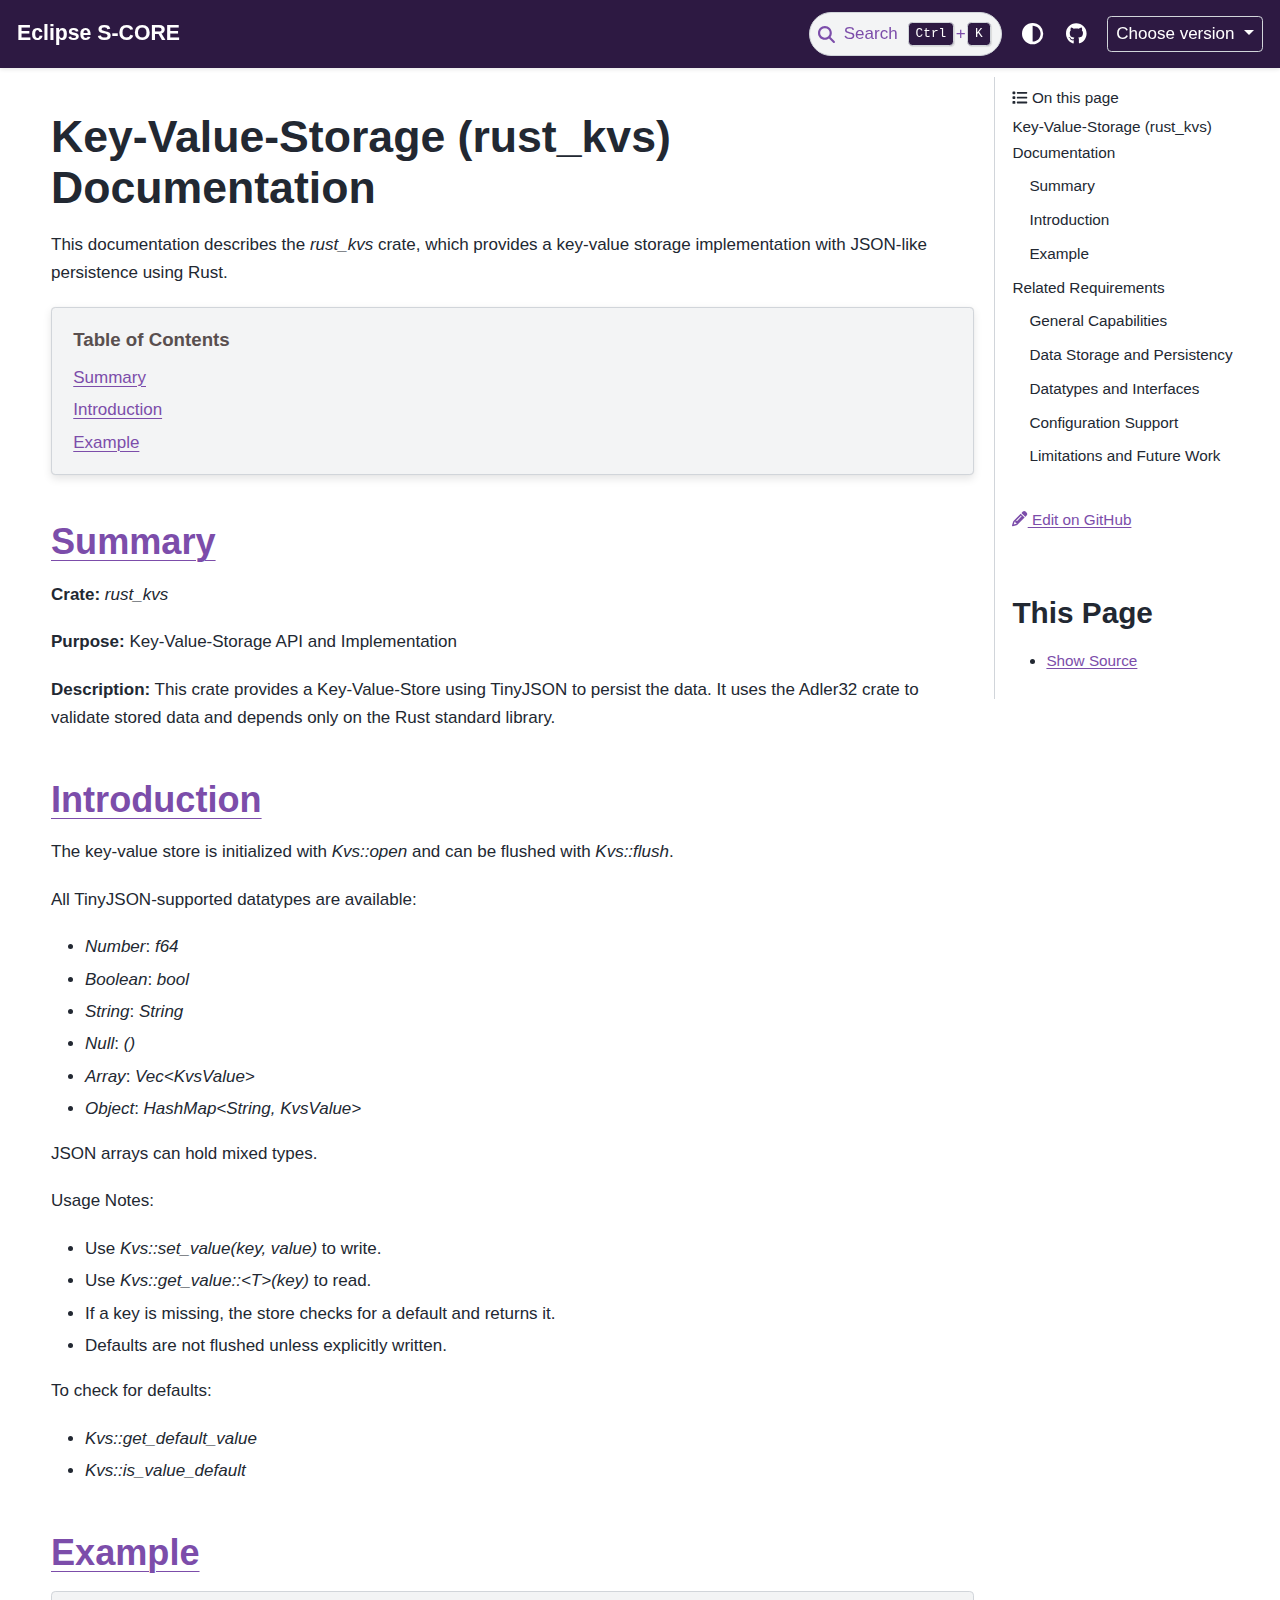
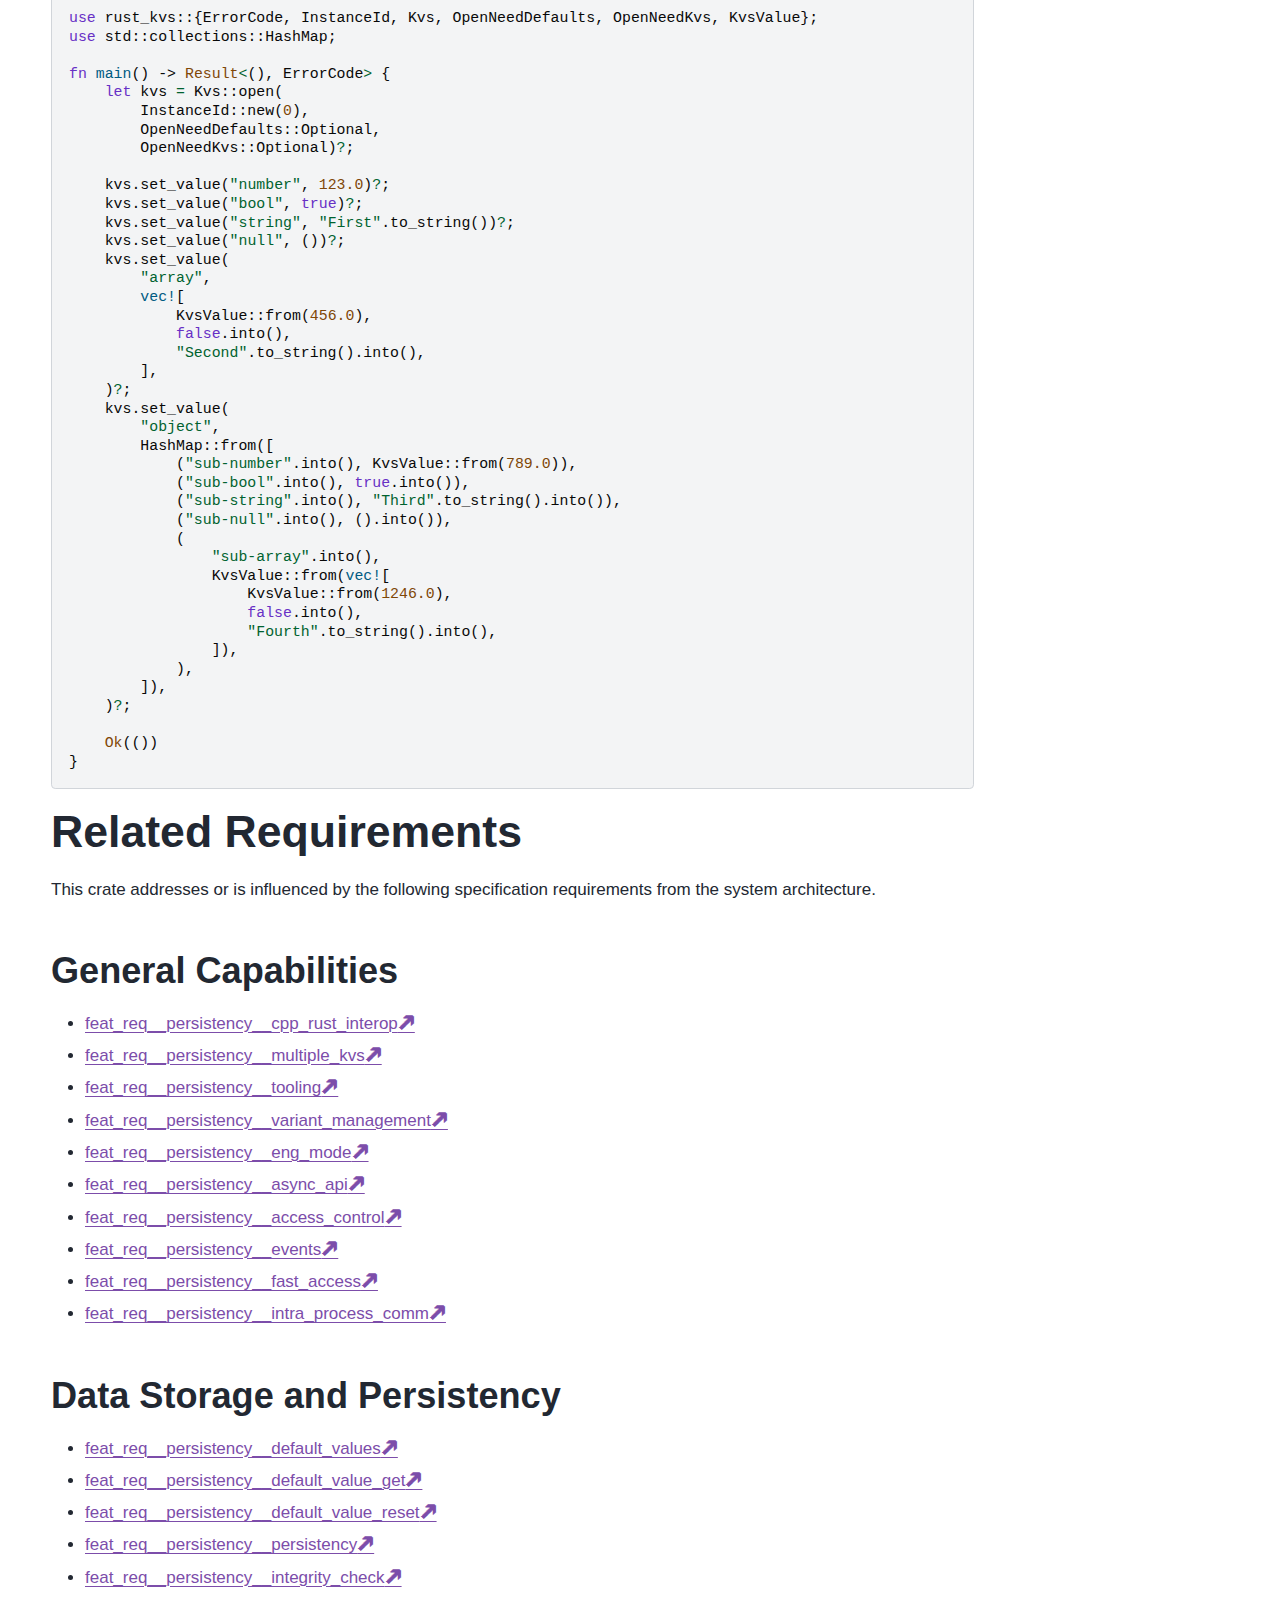
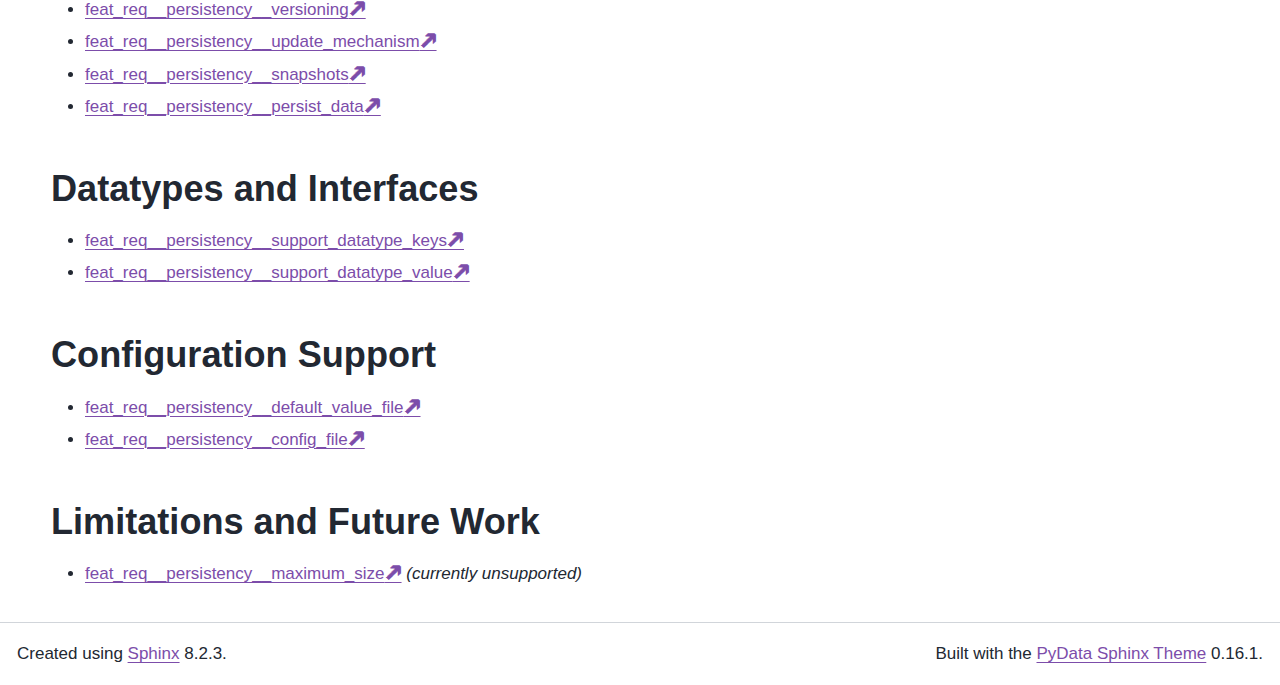
<file: index.html>
<!DOCTYPE html>
<html lang="en">
<head>
    <meta charset="UTF-8">
    <meta http-equiv="refresh" content="0; URL=main/">
    <title>Redirecting...</title>
</head>
<body>
    <p>If you are not redirected, <a href="main/">click here</a>.</p>
</body>
</html>
</file>
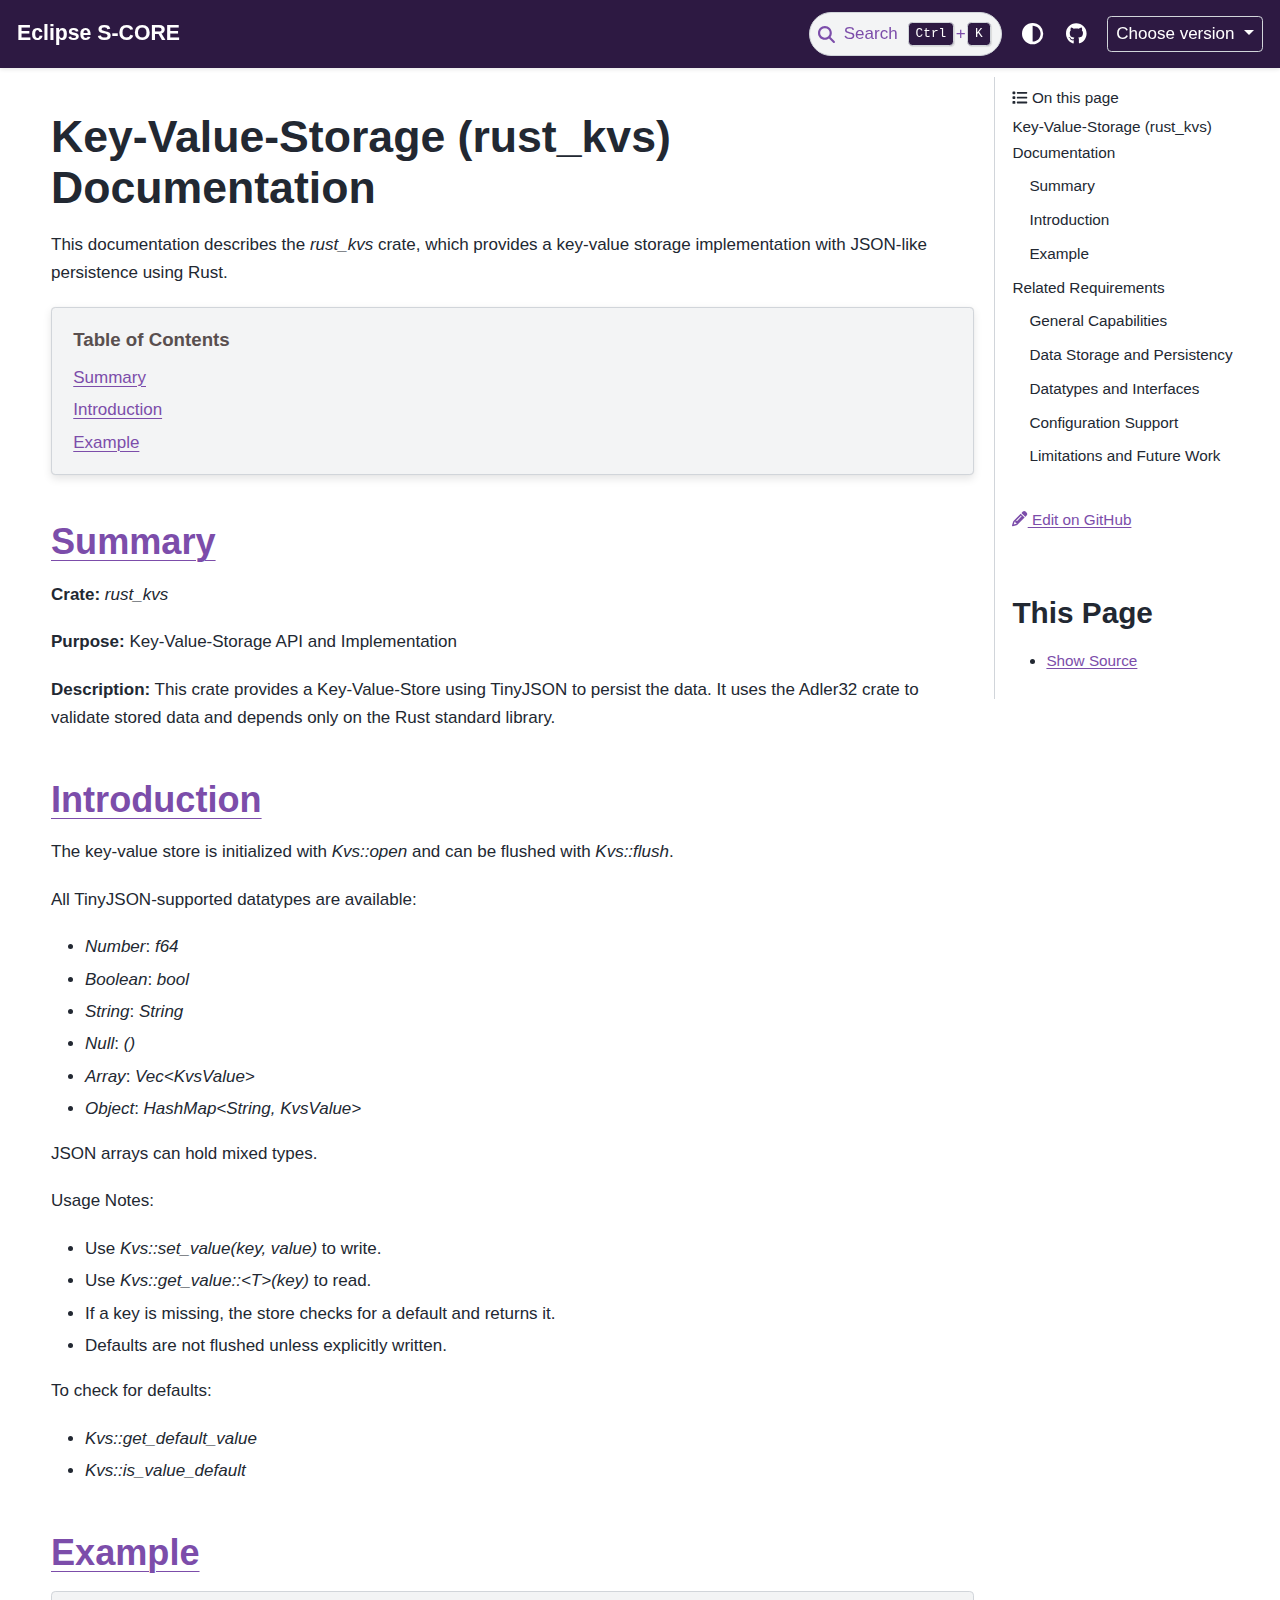
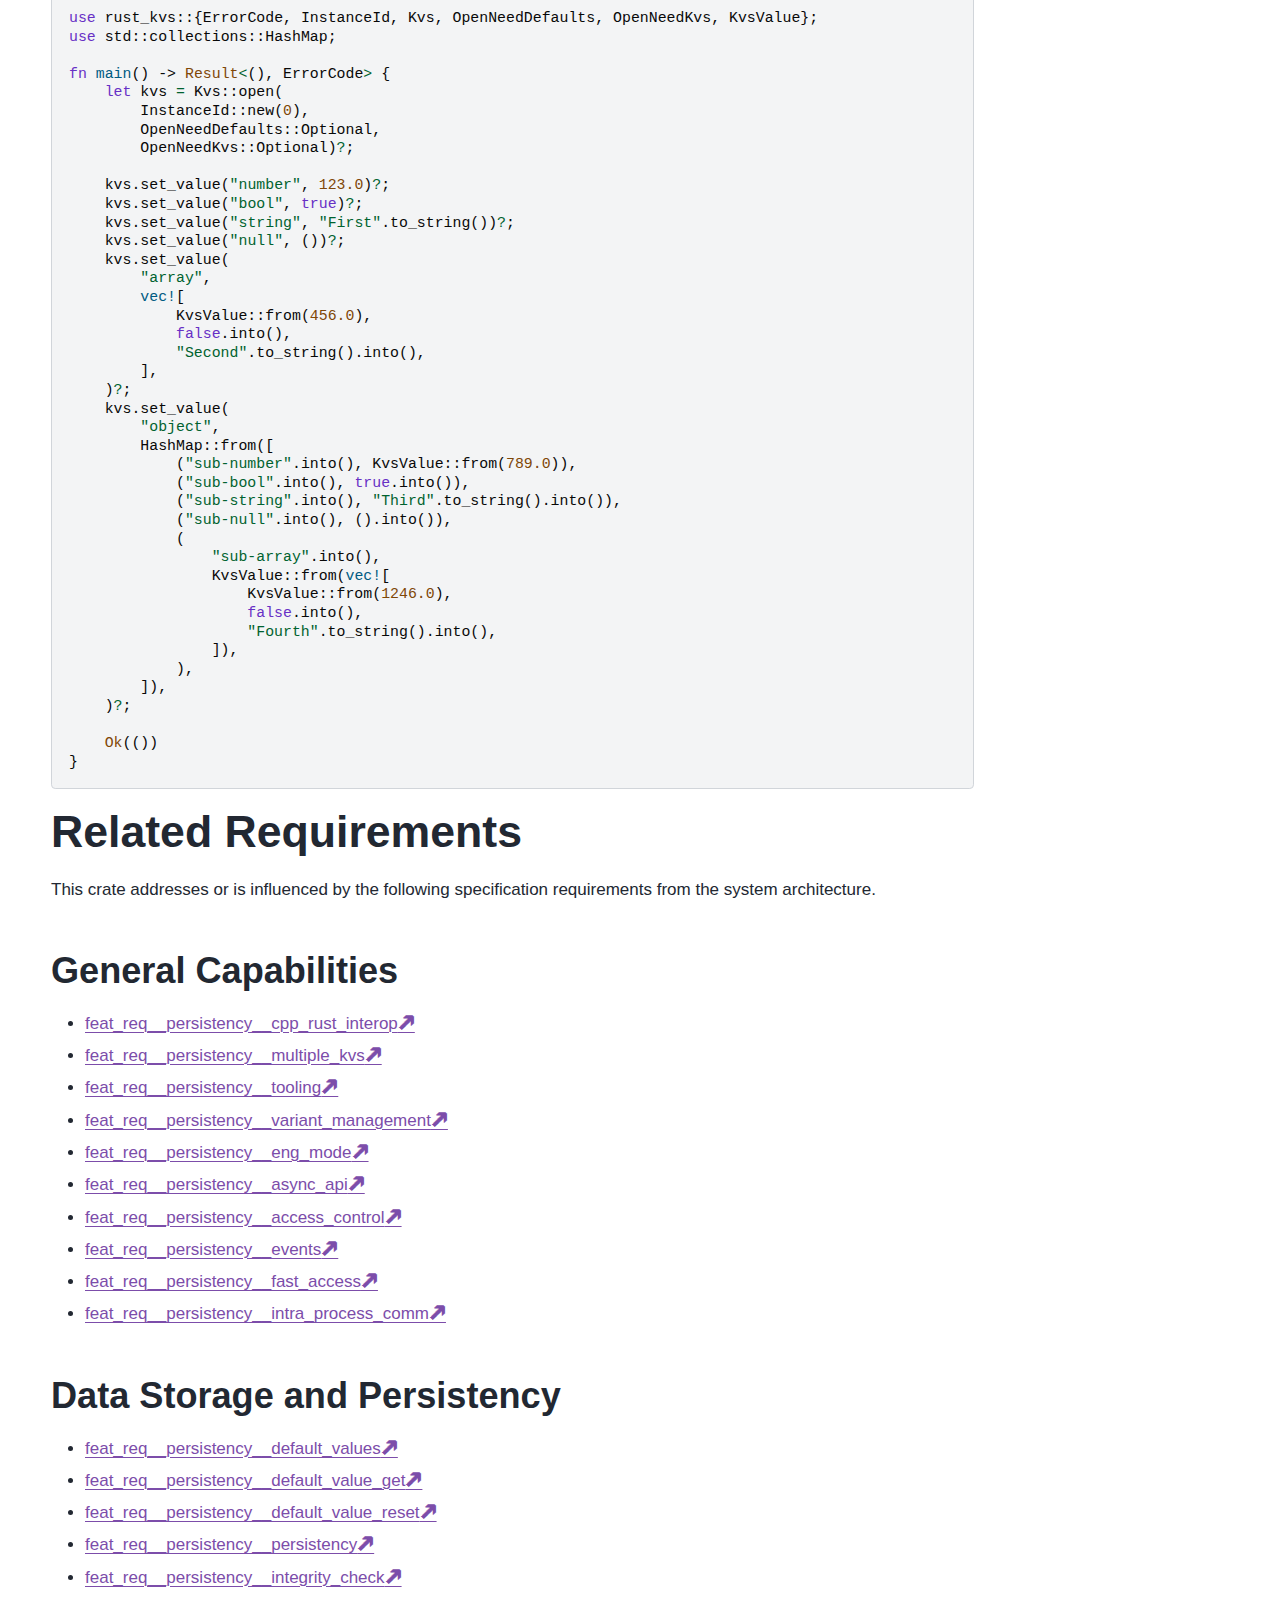
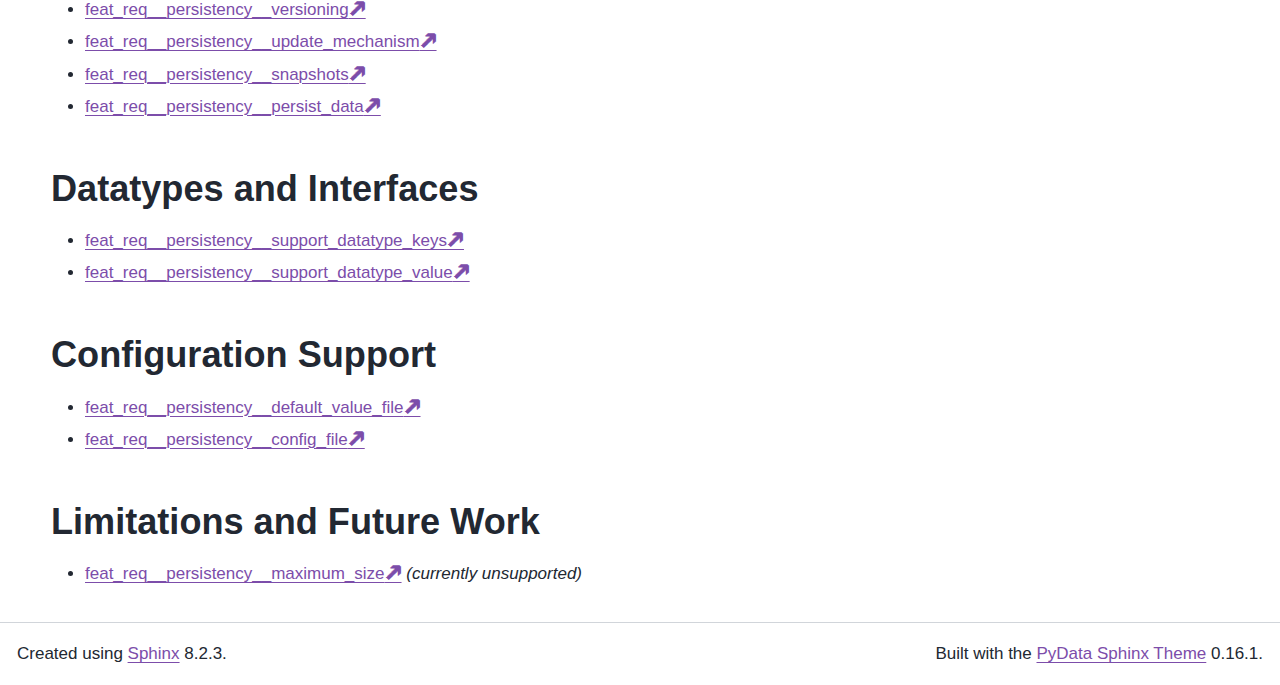
<file: main/index.html>
<!DOCTYPE html>


<html lang="en" data-content_root="./" >

  <head>
    <meta charset="utf-8" />
    <meta name="viewport" content="width=device-width, initial-scale=1.0" /><meta name="viewport" content="width=device-width, initial-scale=1" />

    <title>Key-Value-Storage (rust_kvs) Documentation &#8212; Score Persistency  documentation</title>
  
  
  
  <script data-cfasync="false">
    document.documentElement.dataset.mode = localStorage.getItem("mode") || "";
    document.documentElement.dataset.theme = localStorage.getItem("theme") || "";
  </script>
  <!--
    this give us a css class that will be invisible only if js is disabled
  -->
  <noscript>
    <style>
      .pst-js-only { display: none !important; }

    </style>
  </noscript>
  
  <!-- Loaded before other Sphinx assets -->
  <link href="_static/styles/theme.css?digest=8878045cc6db502f8baf" rel="stylesheet" />
<link href="_static/styles/pydata-sphinx-theme.css?digest=8878045cc6db502f8baf" rel="stylesheet" />

    <link rel="stylesheet" type="text/css" href="_static/pygments.css?v=8f2a1f02" />
    <link rel="stylesheet" type="text/css" href="_static/graphviz.css?v=4ae1632d" />
    <link rel="stylesheet" type="text/css" href="_static/css/score.css?v=6e51530f" />
    <link rel="stylesheet" type="text/css" href="_static/css/score_needs.css?v=e97392eb" />
    <link rel="stylesheet" type="text/css" href="_static/css/score_design.css?v=d9fd870c" />
    <link rel="stylesheet" type="text/css" href="_static/sphinx-design.min.css?v=95c83b7e" />
    <link rel="stylesheet" type="text/css" href="_static/sphinx-data-viewer/jsonview.bundle.css?v=f6ef2277" />
    <link rel="stylesheet" type="text/css" href="_static/sphinx-needs/libs/html/datatables.min.css?v=4b4fd840" />
    <link rel="stylesheet" type="text/css" href="_static/sphinx-needs/common_css/need_toggle.css?v=5c6620df" />
    <link rel="stylesheet" type="text/css" href="_static/sphinx-needs/common_css/needstable.css?v=5e1b6797" />
    <link rel="stylesheet" type="text/css" href="_static/sphinx-needs/common_css/need_core.css?v=f5b60a78" />
    <link rel="stylesheet" type="text/css" href="_static/sphinx-needs/common_css/need_links.css?v=2150a916" />
    <link rel="stylesheet" type="text/css" href="_static/sphinx-needs/common_css/need_style.css?v=92936fa5" />
    <link rel="stylesheet" type="text/css" href="_static/sphinx-needs/modern.css?v=803738c0" />
  
  <!-- So that users can add custom icons -->
  <script src="_static/scripts/fontawesome.js?digest=8878045cc6db502f8baf"></script>
  <!-- Pre-loaded scripts that we'll load fully later -->
  <link rel="preload" as="script" href="_static/scripts/bootstrap.js?digest=8878045cc6db502f8baf" />
<link rel="preload" as="script" href="_static/scripts/pydata-sphinx-theme.js?digest=8878045cc6db502f8baf" />

    <script src="_static/jquery.js?v=5d32c60e"></script>
    <script src="_static/_sphinx_javascript_frameworks_compat.js?v=2cd50e6c"></script>
    <script src="_static/documentation_options.js?v=5929fcd5"></script>
    <script src="_static/doctools.js?v=9bcbadda"></script>
    <script src="_static/sphinx_highlight.js?v=dc90522c"></script>
    <script src="_static/design-tabs.js?v=f930bc37"></script>
    <script src="_static/sphinx-data-viewer/jsonview.bundle.js?v=18cd53c5"></script>
    <script src="_static/sphinx-data-viewer/jsonview_loader.js?v=f7ff7e7d"></script>
    <script src="_static/sphinx-needs/libs/html/datatables.min.js?v=8a4aee21"></script>
    <script src="_static/sphinx-needs/libs/html/datatables_loader.js?v=a2cae175"></script>
    <script src="_static/sphinx-needs/libs/html/sphinx_needs_collapse.js?v=dca66431"></script>
    <script>DOCUMENTATION_OPTIONS.pagename = 'index';</script>
    <script>
        DOCUMENTATION_OPTIONS.theme_version = '0.16.1';
        DOCUMENTATION_OPTIONS.theme_switcher_json_url = 'https://vbogdanb.github.io/persistency/versions.json';
        DOCUMENTATION_OPTIONS.theme_switcher_version_match = '';
        DOCUMENTATION_OPTIONS.show_version_warning_banner =
            false;
        </script>
    <link rel="index" title="Index" href="genindex.html" />
    <link rel="search" title="Search" href="search.html" />
  <meta name="viewport" content="width=device-width, initial-scale=1"/>
  <meta name="docsearch:language" content="en"/>
  <meta name="docsearch:version" content="0.1.0" />
  </head>
  
  
  <body data-bs-spy="scroll" data-bs-target=".bd-toc-nav" data-offset="180" data-bs-root-margin="0px 0px -60%" data-default-mode="">

  
  
  <div id="pst-skip-link" class="skip-link d-print-none"><a href="#main-content">Skip to main content</a></div>
  
  <div id="pst-scroll-pixel-helper"></div>
  
  <button type="button" class="btn rounded-pill" id="pst-back-to-top">
    <i class="fa-solid fa-arrow-up"></i>Back to top</button>

  
  <dialog id="pst-search-dialog">
    
<form class="bd-search d-flex align-items-center"
      action="search.html"
      method="get">
  <i class="fa-solid fa-magnifying-glass"></i>
  <input type="search"
         class="form-control"
         name="q"
         placeholder="Search the docs ..."
         aria-label="Search the docs ..."
         autocomplete="off"
         autocorrect="off"
         autocapitalize="off"
         spellcheck="false"/>
  <span class="search-button__kbd-shortcut"><kbd class="kbd-shortcut__modifier">Ctrl</kbd>+<kbd>K</kbd></span>
</form>
  </dialog>

  <div class="pst-async-banner-revealer d-none">
  <aside id="bd-header-version-warning" class="d-none d-print-none" aria-label="Version warning"></aside>
</div>

  
    <header class="bd-header navbar navbar-expand-lg bd-navbar d-print-none">
<div class="bd-header__inner bd-page-width">
  <button class="pst-navbar-icon sidebar-toggle primary-toggle" aria-label="Site navigation">
    <span class="fa-solid fa-bars"></span>
  </button>
  
  
  <div class="col-lg-3 navbar-header-items__start">
    
      <div class="navbar-item">

  
    
  

<a class="navbar-brand logo" href="#">
  
  
  
  
  
  
    <p class="title logo__title">Eclipse S-CORE</p>
  
</a></div>
    
  </div>
  
  <div class="col-lg-9 navbar-header-items">
    
    <div class="me-auto navbar-header-items__center">
      
        <div class="navbar-item">
<nav>
  <ul class="bd-navbar-elements navbar-nav">
    
  </ul>
</nav></div>
      
    </div>
    
    
    <div class="navbar-header-items__end">
      
        <div class="navbar-item navbar-persistent--container">
          

<button class="btn search-button-field search-button__button pst-js-only" title="Search" aria-label="Search" data-bs-placement="bottom" data-bs-toggle="tooltip">
 <i class="fa-solid fa-magnifying-glass"></i>
 <span class="search-button__default-text">Search</span>
 <span class="search-button__kbd-shortcut"><kbd class="kbd-shortcut__modifier">Ctrl</kbd>+<kbd class="kbd-shortcut__modifier">K</kbd></span>
</button>
        </div>
      
      
        <div class="navbar-item">

<button class="btn btn-sm nav-link pst-navbar-icon theme-switch-button pst-js-only" aria-label="Color mode" data-bs-title="Color mode"  data-bs-placement="bottom" data-bs-toggle="tooltip">
  <i class="theme-switch fa-solid fa-sun                fa-lg" data-mode="light" title="Light"></i>
  <i class="theme-switch fa-solid fa-moon               fa-lg" data-mode="dark"  title="Dark"></i>
  <i class="theme-switch fa-solid fa-circle-half-stroke fa-lg" data-mode="auto"  title="System Settings"></i>
</button></div>
      
        <div class="navbar-item"><ul class="navbar-icon-links"
    aria-label="Icon Links">
        <li class="nav-item">
          
          
          
          
          
          
          
          
          <a href="https://github.com/eclipse-score" title="GitHub" class="nav-link pst-navbar-icon" rel="noopener" target="_blank" data-bs-toggle="tooltip" data-bs-placement="bottom"><i class="fa-brands fa-github fa-lg" aria-hidden="true"></i>
            <span class="sr-only">GitHub</span></a>
        </li>
</ul></div>
      
        <div class="navbar-item">
<div class="version-switcher__container dropdown pst-js-only">
  <button id="pst-version-switcher-button-2"
    type="button"
    class="version-switcher__button btn btn-sm dropdown-toggle"
    data-bs-toggle="dropdown"
    aria-haspopup="listbox"
    aria-controls="pst-version-switcher-list-2"
    aria-label="Version switcher list"
  >
    Choose version  <!-- this text may get changed later by javascript -->
    <span class="caret"></span>
  </button>
  <div id="pst-version-switcher-list-2"
    class="version-switcher__menu dropdown-menu list-group-flush py-0"
    role="listbox" aria-labelledby="pst-version-switcher-button-2">
    <!-- dropdown will be populated by javascript on page load -->
  </div>
</div></div>
      
    </div>
    
  </div>
  
  
    <div class="navbar-persistent--mobile">

<button class="btn search-button-field search-button__button pst-js-only" title="Search" aria-label="Search" data-bs-placement="bottom" data-bs-toggle="tooltip">
 <i class="fa-solid fa-magnifying-glass"></i>
 <span class="search-button__default-text">Search</span>
 <span class="search-button__kbd-shortcut"><kbd class="kbd-shortcut__modifier">Ctrl</kbd>+<kbd class="kbd-shortcut__modifier">K</kbd></span>
</button>
    </div>
  

  
    <button class="pst-navbar-icon sidebar-toggle secondary-toggle" aria-label="On this page">
      <span class="fa-solid fa-outdent"></span>
    </button>
  
</div>

    </header>
  

  <div class="bd-container">
    <div class="bd-container__inner bd-page-width">
      
      
      
        
      
      <dialog id="pst-primary-sidebar-modal"></dialog>
      <div id="pst-primary-sidebar" class="bd-sidebar-primary bd-sidebar hide-on-wide">
        

  
  <div class="sidebar-header-items sidebar-primary__section">
    
    
      <div class="sidebar-header-items__center">
        
          
          
            <div class="navbar-item">
<nav>
  <ul class="bd-navbar-elements navbar-nav">
    
  </ul>
</nav></div>
          
        
      </div>
    
    
    
      <div class="sidebar-header-items__end">
        
          <div class="navbar-item">

<button class="btn btn-sm nav-link pst-navbar-icon theme-switch-button pst-js-only" aria-label="Color mode" data-bs-title="Color mode"  data-bs-placement="bottom" data-bs-toggle="tooltip">
  <i class="theme-switch fa-solid fa-sun                fa-lg" data-mode="light" title="Light"></i>
  <i class="theme-switch fa-solid fa-moon               fa-lg" data-mode="dark"  title="Dark"></i>
  <i class="theme-switch fa-solid fa-circle-half-stroke fa-lg" data-mode="auto"  title="System Settings"></i>
</button></div>
        
          <div class="navbar-item"><ul class="navbar-icon-links"
    aria-label="Icon Links">
        <li class="nav-item">
          
          
          
          
          
          
          
          
          <a href="https://github.com/eclipse-score" title="GitHub" class="nav-link pst-navbar-icon" rel="noopener" target="_blank" data-bs-toggle="tooltip" data-bs-placement="bottom"><i class="fa-brands fa-github fa-lg" aria-hidden="true"></i>
            <span class="sr-only">GitHub</span></a>
        </li>
</ul></div>
        
          <div class="navbar-item">
<div class="version-switcher__container dropdown pst-js-only">
  <button id="pst-version-switcher-button-3"
    type="button"
    class="version-switcher__button btn btn-sm dropdown-toggle"
    data-bs-toggle="dropdown"
    aria-haspopup="listbox"
    aria-controls="pst-version-switcher-list-3"
    aria-label="Version switcher list"
  >
    Choose version  <!-- this text may get changed later by javascript -->
    <span class="caret"></span>
  </button>
  <div id="pst-version-switcher-list-3"
    class="version-switcher__menu dropdown-menu list-group-flush py-0"
    role="listbox" aria-labelledby="pst-version-switcher-button-3">
    <!-- dropdown will be populated by javascript on page load -->
  </div>
</div></div>
        
      </div>
    
  </div>
  
  
  <div class="sidebar-primary-items__end sidebar-primary__section">
      <div class="sidebar-primary-item">
<div id="ethical-ad-placement"
      class="flat"
      data-ea-publisher="readthedocs"
      data-ea-type="readthedocs-sidebar"
      data-ea-manual="true">
</div></div>
  </div>


      </div>
      
      <main id="main-content" class="bd-main" role="main">
        
        
          <div class="bd-content">
            <div class="bd-article-container">
              
              <div class="bd-header-article d-print-none"></div>
              
              
              
                
<div id="searchbox"></div>
                <article class="bd-article">
                  
  <section id="key-value-storage-rust-kvs-documentation">
<h1>Key-Value-Storage (rust_kvs) Documentation<a class="headerlink" href="#key-value-storage-rust-kvs-documentation" title="Link to this heading">#</a></h1>
<p>This documentation describes the <cite>rust_kvs</cite> crate, which provides a key-value storage implementation with JSON-like persistence using Rust.</p>
<nav class="contents local" id="table-of-contents">
<p class="topic-title">Table of Contents</p>
<ul class="simple">
<li><p><a class="reference internal" href="#summary" id="id1">Summary</a></p></li>
<li><p><a class="reference internal" href="#introduction" id="id2">Introduction</a></p></li>
<li><p><a class="reference internal" href="#example" id="id3">Example</a></p></li>
</ul>
</nav>
<section id="summary">
<h2><a class="toc-backref" href="#id1" role="doc-backlink">Summary</a><a class="headerlink" href="#summary" title="Link to this heading">#</a></h2>
<p><strong>Crate:</strong> <cite>rust_kvs</cite></p>
<p><strong>Purpose:</strong> Key-Value-Storage API and Implementation</p>
<p><strong>Description:</strong>
This crate provides a Key-Value-Store using TinyJSON to persist the data. It uses the Adler32 crate to validate stored data and depends only on the Rust standard library.</p>
</section>
<section id="introduction">
<h2><a class="toc-backref" href="#id2" role="doc-backlink">Introduction</a><a class="headerlink" href="#introduction" title="Link to this heading">#</a></h2>
<p>The key-value store is initialized with <cite>Kvs::open</cite> and can be flushed with <cite>Kvs::flush</cite>.</p>
<p>All TinyJSON-supported datatypes are available:</p>
<ul class="simple">
<li><p><cite>Number</cite>: <cite>f64</cite></p></li>
<li><p><cite>Boolean</cite>: <cite>bool</cite></p></li>
<li><p><cite>String</cite>: <cite>String</cite></p></li>
<li><p><cite>Null</cite>: <cite>()</cite></p></li>
<li><p><cite>Array</cite>: <cite>Vec&lt;KvsValue&gt;</cite></p></li>
<li><p><cite>Object</cite>: <cite>HashMap&lt;String, KvsValue&gt;</cite></p></li>
</ul>
<p>JSON arrays can hold mixed types.</p>
<p>Usage Notes:</p>
<ul class="simple">
<li><p>Use <cite>Kvs::set_value(key, value)</cite> to write.</p></li>
<li><p>Use <cite>Kvs::get_value::&lt;T&gt;(key)</cite> to read.</p></li>
<li><p>If a key is missing, the store checks for a default and returns it.</p></li>
<li><p>Defaults are not flushed unless explicitly written.</p></li>
</ul>
<p>To check for defaults:</p>
<ul class="simple">
<li><p><cite>Kvs::get_default_value</cite></p></li>
<li><p><cite>Kvs::is_value_default</cite></p></li>
</ul>
</section>
<section id="example">
<h2><a class="toc-backref" href="#id3" role="doc-backlink">Example</a><a class="headerlink" href="#example" title="Link to this heading">#</a></h2>
<div class="highlight-rust notranslate"><div class="highlight"><pre><span></span><span class="k">use</span><span class="w"> </span><span class="n">rust_kvs</span><span class="p">::{</span><span class="n">ErrorCode</span><span class="p">,</span><span class="w"> </span><span class="n">InstanceId</span><span class="p">,</span><span class="w"> </span><span class="n">Kvs</span><span class="p">,</span><span class="w"> </span><span class="n">OpenNeedDefaults</span><span class="p">,</span><span class="w"> </span><span class="n">OpenNeedKvs</span><span class="p">,</span><span class="w"> </span><span class="n">KvsValue</span><span class="p">};</span>
<span class="k">use</span><span class="w"> </span><span class="n">std</span><span class="p">::</span><span class="n">collections</span><span class="p">::</span><span class="n">HashMap</span><span class="p">;</span>

<span class="k">fn</span><span class="w"> </span><span class="nf">main</span><span class="p">()</span><span class="w"> </span><span class="p">-&gt;</span><span class="w"> </span><span class="nb">Result</span><span class="o">&lt;</span><span class="p">(),</span><span class="w"> </span><span class="n">ErrorCode</span><span class="o">&gt;</span><span class="w"> </span><span class="p">{</span>
<span class="w">    </span><span class="kd">let</span><span class="w"> </span><span class="n">kvs</span><span class="w"> </span><span class="o">=</span><span class="w"> </span><span class="n">Kvs</span><span class="p">::</span><span class="n">open</span><span class="p">(</span>
<span class="w">        </span><span class="n">InstanceId</span><span class="p">::</span><span class="n">new</span><span class="p">(</span><span class="mi">0</span><span class="p">),</span>
<span class="w">        </span><span class="n">OpenNeedDefaults</span><span class="p">::</span><span class="n">Optional</span><span class="p">,</span>
<span class="w">        </span><span class="n">OpenNeedKvs</span><span class="p">::</span><span class="n">Optional</span><span class="p">)</span><span class="o">?</span><span class="p">;</span>

<span class="w">    </span><span class="n">kvs</span><span class="p">.</span><span class="n">set_value</span><span class="p">(</span><span class="s">&quot;number&quot;</span><span class="p">,</span><span class="w"> </span><span class="mf">123.0</span><span class="p">)</span><span class="o">?</span><span class="p">;</span>
<span class="w">    </span><span class="n">kvs</span><span class="p">.</span><span class="n">set_value</span><span class="p">(</span><span class="s">&quot;bool&quot;</span><span class="p">,</span><span class="w"> </span><span class="kc">true</span><span class="p">)</span><span class="o">?</span><span class="p">;</span>
<span class="w">    </span><span class="n">kvs</span><span class="p">.</span><span class="n">set_value</span><span class="p">(</span><span class="s">&quot;string&quot;</span><span class="p">,</span><span class="w"> </span><span class="s">&quot;First&quot;</span><span class="p">.</span><span class="n">to_string</span><span class="p">())</span><span class="o">?</span><span class="p">;</span>
<span class="w">    </span><span class="n">kvs</span><span class="p">.</span><span class="n">set_value</span><span class="p">(</span><span class="s">&quot;null&quot;</span><span class="p">,</span><span class="w"> </span><span class="p">())</span><span class="o">?</span><span class="p">;</span>
<span class="w">    </span><span class="n">kvs</span><span class="p">.</span><span class="n">set_value</span><span class="p">(</span>
<span class="w">        </span><span class="s">&quot;array&quot;</span><span class="p">,</span>
<span class="w">        </span><span class="fm">vec!</span><span class="p">[</span>
<span class="w">            </span><span class="n">KvsValue</span><span class="p">::</span><span class="n">from</span><span class="p">(</span><span class="mf">456.0</span><span class="p">),</span>
<span class="w">            </span><span class="kc">false</span><span class="p">.</span><span class="n">into</span><span class="p">(),</span>
<span class="w">            </span><span class="s">&quot;Second&quot;</span><span class="p">.</span><span class="n">to_string</span><span class="p">().</span><span class="n">into</span><span class="p">(),</span>
<span class="w">        </span><span class="p">],</span>
<span class="w">    </span><span class="p">)</span><span class="o">?</span><span class="p">;</span>
<span class="w">    </span><span class="n">kvs</span><span class="p">.</span><span class="n">set_value</span><span class="p">(</span>
<span class="w">        </span><span class="s">&quot;object&quot;</span><span class="p">,</span>
<span class="w">        </span><span class="n">HashMap</span><span class="p">::</span><span class="n">from</span><span class="p">([</span>
<span class="w">            </span><span class="p">(</span><span class="s">&quot;sub-number&quot;</span><span class="p">.</span><span class="n">into</span><span class="p">(),</span><span class="w"> </span><span class="n">KvsValue</span><span class="p">::</span><span class="n">from</span><span class="p">(</span><span class="mf">789.0</span><span class="p">)),</span>
<span class="w">            </span><span class="p">(</span><span class="s">&quot;sub-bool&quot;</span><span class="p">.</span><span class="n">into</span><span class="p">(),</span><span class="w"> </span><span class="kc">true</span><span class="p">.</span><span class="n">into</span><span class="p">()),</span>
<span class="w">            </span><span class="p">(</span><span class="s">&quot;sub-string&quot;</span><span class="p">.</span><span class="n">into</span><span class="p">(),</span><span class="w"> </span><span class="s">&quot;Third&quot;</span><span class="p">.</span><span class="n">to_string</span><span class="p">().</span><span class="n">into</span><span class="p">()),</span>
<span class="w">            </span><span class="p">(</span><span class="s">&quot;sub-null&quot;</span><span class="p">.</span><span class="n">into</span><span class="p">(),</span><span class="w"> </span><span class="p">().</span><span class="n">into</span><span class="p">()),</span>
<span class="w">            </span><span class="p">(</span>
<span class="w">                </span><span class="s">&quot;sub-array&quot;</span><span class="p">.</span><span class="n">into</span><span class="p">(),</span>
<span class="w">                </span><span class="n">KvsValue</span><span class="p">::</span><span class="n">from</span><span class="p">(</span><span class="fm">vec!</span><span class="p">[</span>
<span class="w">                    </span><span class="n">KvsValue</span><span class="p">::</span><span class="n">from</span><span class="p">(</span><span class="mf">1246.0</span><span class="p">),</span>
<span class="w">                    </span><span class="kc">false</span><span class="p">.</span><span class="n">into</span><span class="p">(),</span>
<span class="w">                    </span><span class="s">&quot;Fourth&quot;</span><span class="p">.</span><span class="n">to_string</span><span class="p">().</span><span class="n">into</span><span class="p">(),</span>
<span class="w">                </span><span class="p">]),</span>
<span class="w">            </span><span class="p">),</span>
<span class="w">        </span><span class="p">]),</span>
<span class="w">    </span><span class="p">)</span><span class="o">?</span><span class="p">;</span>

<span class="w">    </span><span class="nb">Ok</span><span class="p">(())</span>
<span class="p">}</span>
</pre></div>
</div>
</section>
</section>
<section id="related-requirements">
<h1>Related Requirements<a class="headerlink" href="#related-requirements" title="Link to this heading">#</a></h1>
<p>This crate addresses or is influenced by the following specification requirements from the system architecture.</p>
<section id="general-capabilities">
<h2>General Capabilities<a class="headerlink" href="#general-capabilities" title="Link to this heading">#</a></h2>
<ul class="simple">
<li><p><a class="external_link reference external" href="https://eclipse-score.github.io/score/main/features/persistency/kvs/requirements/index.html#feat_req__persistency__cpp_rust_interop">feat_req__persistency__cpp_rust_interop</a></p></li>
<li><p><a class="external_link reference external" href="https://eclipse-score.github.io/score/main/features/persistency/kvs/requirements/index.html#feat_req__persistency__multiple_kvs">feat_req__persistency__multiple_kvs</a></p></li>
<li><p><a class="external_link reference external" href="https://eclipse-score.github.io/score/main/features/persistency/kvs/requirements/index.html#feat_req__persistency__tooling">feat_req__persistency__tooling</a></p></li>
<li><p><a class="external_link reference external" href="https://eclipse-score.github.io/score/main/features/persistency/kvs/requirements/index.html#feat_req__persistency__variant_management">feat_req__persistency__variant_management</a></p></li>
<li><p><a class="external_link reference external" href="https://eclipse-score.github.io/score/main/features/persistency/kvs/requirements/index.html#feat_req__persistency__eng_mode">feat_req__persistency__eng_mode</a></p></li>
<li><p><a class="external_link reference external" href="https://eclipse-score.github.io/score/main/features/persistency/kvs/requirements/index.html#feat_req__persistency__async_api">feat_req__persistency__async_api</a></p></li>
<li><p><a class="external_link reference external" href="https://eclipse-score.github.io/score/main/features/persistency/kvs/requirements/index.html#feat_req__persistency__access_control">feat_req__persistency__access_control</a></p></li>
<li><p><a class="external_link reference external" href="https://eclipse-score.github.io/score/main/features/persistency/kvs/requirements/index.html#feat_req__persistency__events">feat_req__persistency__events</a></p></li>
<li><p><a class="external_link reference external" href="https://eclipse-score.github.io/score/main/features/persistency/kvs/requirements/index.html#feat_req__persistency__fast_access">feat_req__persistency__fast_access</a></p></li>
<li><p><a class="external_link reference external" href="https://eclipse-score.github.io/score/main/features/persistency/kvs/requirements/index.html#feat_req__persistency__intra_process_comm">feat_req__persistency__intra_process_comm</a></p></li>
</ul>
</section>
<section id="data-storage-and-persistency">
<h2>Data Storage and Persistency<a class="headerlink" href="#data-storage-and-persistency" title="Link to this heading">#</a></h2>
<ul class="simple">
<li><p><a class="external_link reference external" href="https://eclipse-score.github.io/score/main/features/persistency/kvs/requirements/index.html#feat_req__persistency__default_values">feat_req__persistency__default_values</a></p></li>
<li><p><a class="external_link reference external" href="https://eclipse-score.github.io/score/main/features/persistency/kvs/requirements/index.html#feat_req__persistency__default_value_get">feat_req__persistency__default_value_get</a></p></li>
<li><p><a class="external_link reference external" href="https://eclipse-score.github.io/score/main/features/persistency/kvs/requirements/index.html#feat_req__persistency__default_value_reset">feat_req__persistency__default_value_reset</a></p></li>
<li><p><a class="external_link reference external" href="https://eclipse-score.github.io/score/main/features/persistency/kvs/requirements/index.html#feat_req__persistency__persistency">feat_req__persistency__persistency</a></p></li>
<li><p><a class="external_link reference external" href="https://eclipse-score.github.io/score/main/features/persistency/kvs/requirements/index.html#feat_req__persistency__integrity_check">feat_req__persistency__integrity_check</a></p></li>
<li><p><a class="external_link reference external" href="https://eclipse-score.github.io/score/main/features/persistency/kvs/requirements/index.html#feat_req__persistency__versioning">feat_req__persistency__versioning</a></p></li>
<li><p><a class="external_link reference external" href="https://eclipse-score.github.io/score/main/features/persistency/kvs/requirements/index.html#feat_req__persistency__update_mechanism">feat_req__persistency__update_mechanism</a></p></li>
<li><p><a class="external_link reference external" href="https://eclipse-score.github.io/score/main/features/persistency/kvs/requirements/index.html#feat_req__persistency__snapshots">feat_req__persistency__snapshots</a></p></li>
<li><p><a class="external_link reference external" href="https://eclipse-score.github.io/score/main/features/persistency/kvs/requirements/index.html#feat_req__persistency__persist_data">feat_req__persistency__persist_data</a></p></li>
</ul>
</section>
<section id="datatypes-and-interfaces">
<h2>Datatypes and Interfaces<a class="headerlink" href="#datatypes-and-interfaces" title="Link to this heading">#</a></h2>
<ul class="simple">
<li><p><a class="external_link reference external" href="https://eclipse-score.github.io/score/main/features/persistency/kvs/requirements/index.html#feat_req__persistency__support_datatype_keys">feat_req__persistency__support_datatype_keys</a></p></li>
<li><p><a class="external_link reference external" href="https://eclipse-score.github.io/score/main/features/persistency/kvs/requirements/index.html#feat_req__persistency__support_datatype_value">feat_req__persistency__support_datatype_value</a></p></li>
</ul>
</section>
<section id="configuration-support">
<h2>Configuration Support<a class="headerlink" href="#configuration-support" title="Link to this heading">#</a></h2>
<ul class="simple">
<li><p><a class="external_link reference external" href="https://eclipse-score.github.io/score/main/features/persistency/kvs/requirements/index.html#feat_req__persistency__default_value_file">feat_req__persistency__default_value_file</a></p></li>
<li><p><a class="external_link reference external" href="https://eclipse-score.github.io/score/main/features/persistency/kvs/requirements/index.html#feat_req__persistency__config_file">feat_req__persistency__config_file</a></p></li>
</ul>
</section>
<section id="limitations-and-future-work">
<h2>Limitations and Future Work<a class="headerlink" href="#limitations-and-future-work" title="Link to this heading">#</a></h2>
<ul class="simple">
<li><p><a class="external_link reference external" href="https://eclipse-score.github.io/score/main/features/persistency/kvs/requirements/index.html#feat_req__persistency__maximum_size">feat_req__persistency__maximum_size</a> <em>(currently unsupported)</em></p></li>
</ul>
</section>
</section>


                </article>
              
              
              
              
              
                <footer class="prev-next-footer d-print-none">
                  
<div class="prev-next-area">
</div>
                </footer>
              
            </div>
            
            
              
                <dialog id="pst-secondary-sidebar-modal"></dialog>
                <div id="pst-secondary-sidebar" class="bd-sidebar-secondary bd-toc"><div class="sidebar-secondary-items sidebar-secondary__inner">


  <div class="sidebar-secondary-item">
<div
    id="pst-page-navigation-heading-2"
    class="page-toc tocsection onthispage">
    <i class="fa-solid fa-list"></i> On this page
  </div>
  <nav class="bd-toc-nav page-toc" aria-labelledby="pst-page-navigation-heading-2">
    <ul class="visible nav section-nav flex-column">
<li class="toc-h1 nav-item toc-entry"><a class="reference internal nav-link" href="#">Key-Value-Storage (rust_kvs) Documentation</a><ul class="visible nav section-nav flex-column">
<li class="toc-h2 nav-item toc-entry"><a class="reference internal nav-link" href="#summary">Summary</a></li>
<li class="toc-h2 nav-item toc-entry"><a class="reference internal nav-link" href="#introduction">Introduction</a></li>
<li class="toc-h2 nav-item toc-entry"><a class="reference internal nav-link" href="#example">Example</a></li>
</ul>
</li>
<li class="toc-h1 nav-item toc-entry"><a class="reference internal nav-link" href="#related-requirements">Related Requirements</a><ul class="visible nav section-nav flex-column">
<li class="toc-h2 nav-item toc-entry"><a class="reference internal nav-link" href="#general-capabilities">General Capabilities</a></li>
<li class="toc-h2 nav-item toc-entry"><a class="reference internal nav-link" href="#data-storage-and-persistency">Data Storage and Persistency</a></li>
<li class="toc-h2 nav-item toc-entry"><a class="reference internal nav-link" href="#datatypes-and-interfaces">Datatypes and Interfaces</a></li>
<li class="toc-h2 nav-item toc-entry"><a class="reference internal nav-link" href="#configuration-support">Configuration Support</a></li>
<li class="toc-h2 nav-item toc-entry"><a class="reference internal nav-link" href="#limitations-and-future-work">Limitations and Future Work</a></li>
</ul>
</li>
</ul>

  </nav></div>

  <div class="sidebar-secondary-item">

  
  <div class="tocsection editthispage">
    <a href="https://github.com/vbogdanb/persistency/edit/main/docs/index.rst">
      <i class="fa-solid fa-pencil"></i>
      
      
        
          Edit on GitHub
        
      
    </a>
  </div>
</div>

  <div class="sidebar-secondary-item">
  <div role="note" aria-label="source link">
    <h3>This Page</h3>
    <ul class="this-page-menu">
      <li><a href="_sources/index.rst.txt"
            rel="nofollow">Show Source</a></li>
    </ul>
   </div></div>

</div></div>
              
            
          </div>
          <footer class="bd-footer-content">
            
          </footer>
        
      </main>
    </div>
  </div>
  
  <!-- Scripts loaded after <body> so the DOM is not blocked -->
  <script defer src="_static/scripts/bootstrap.js?digest=8878045cc6db502f8baf"></script>
<script defer src="_static/scripts/pydata-sphinx-theme.js?digest=8878045cc6db502f8baf"></script>

  <footer class="bd-footer">
<div class="bd-footer__inner bd-page-width">
  
    <div class="footer-items__start">
      
        <div class="footer-item">

  <p class="sphinx-version">
    Created using <a href="https://www.sphinx-doc.org/">Sphinx</a> 8.2.3.
    <br/>
  </p>
</div>
      
    </div>
  
  
  
    <div class="footer-items__end">
      
        <div class="footer-item">
<p class="theme-version">
  <!-- # L10n: Setting the PST URL as an argument as this does not need to be localized -->
  Built with the <a href="https://pydata-sphinx-theme.readthedocs.io/en/stable/index.html">PyData Sphinx Theme</a> 0.16.1.
</p></div>
      
    </div>
  
</div>

  </footer>
  </body>
</html>
</file>
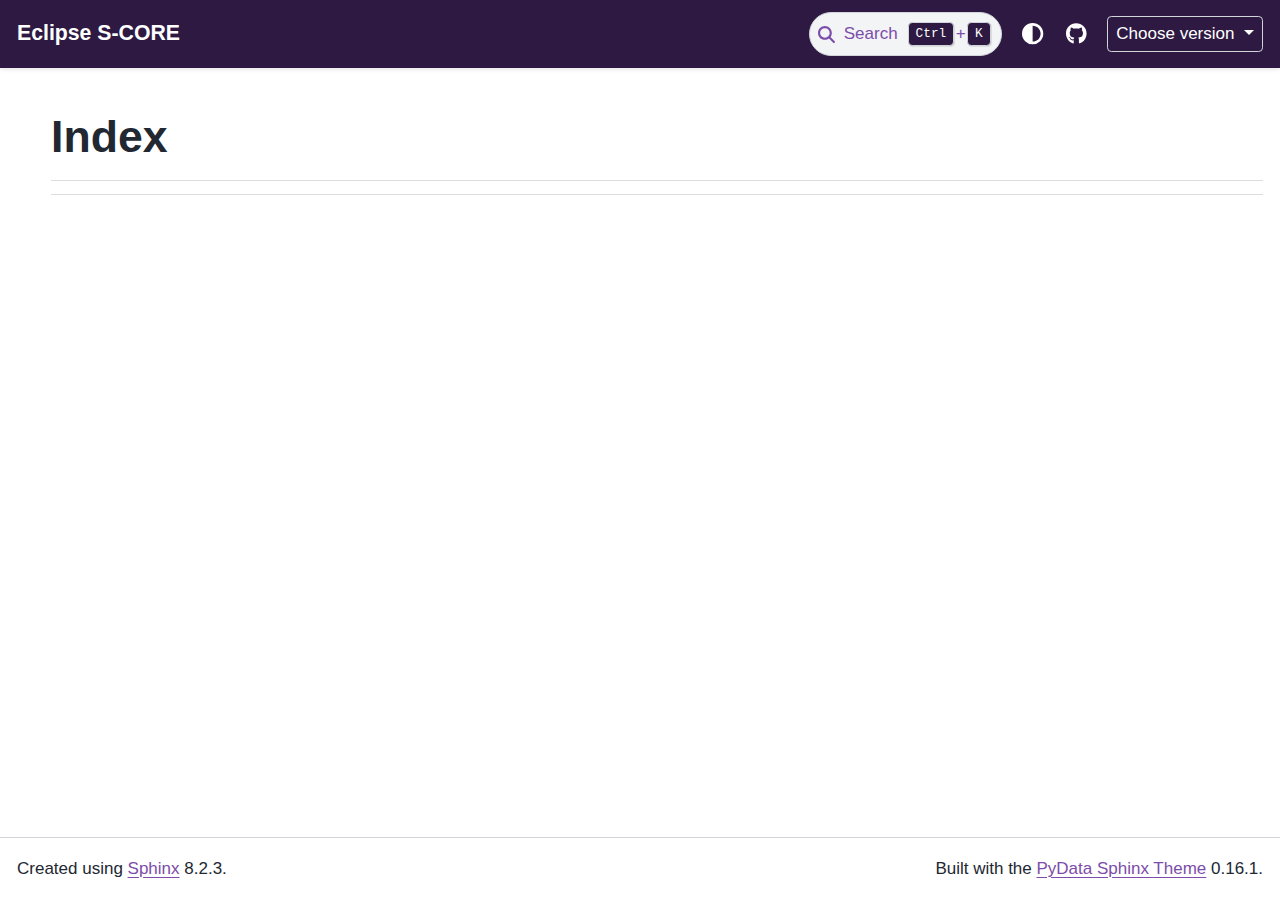
<file: main/genindex.html>
<!DOCTYPE html>


<html lang="en" data-content_root="./" >

  <head>
    <meta charset="utf-8" />
    <meta name="viewport" content="width=device-width, initial-scale=1.0" />
    <title>Index &#8212; Score Persistency  documentation</title>
  
  
  
  <script data-cfasync="false">
    document.documentElement.dataset.mode = localStorage.getItem("mode") || "";
    document.documentElement.dataset.theme = localStorage.getItem("theme") || "";
  </script>
  <!--
    this give us a css class that will be invisible only if js is disabled
  -->
  <noscript>
    <style>
      .pst-js-only { display: none !important; }

    </style>
  </noscript>
  
  <!-- Loaded before other Sphinx assets -->
  <link href="_static/styles/theme.css?digest=8878045cc6db502f8baf" rel="stylesheet" />
<link href="_static/styles/pydata-sphinx-theme.css?digest=8878045cc6db502f8baf" rel="stylesheet" />

    <link rel="stylesheet" type="text/css" href="_static/pygments.css?v=8f2a1f02" />
    <link rel="stylesheet" type="text/css" href="_static/graphviz.css?v=4ae1632d" />
    <link rel="stylesheet" type="text/css" href="_static/css/score.css?v=6e51530f" />
    <link rel="stylesheet" type="text/css" href="_static/css/score_needs.css?v=e97392eb" />
    <link rel="stylesheet" type="text/css" href="_static/css/score_design.css?v=d9fd870c" />
    <link rel="stylesheet" type="text/css" href="_static/sphinx-design.min.css?v=95c83b7e" />
    <link rel="stylesheet" type="text/css" href="_static/sphinx-data-viewer/jsonview.bundle.css?v=f6ef2277" />
    <link rel="stylesheet" type="text/css" href="_static/sphinx-needs/libs/html/datatables.min.css?v=4b4fd840" />
    <link rel="stylesheet" type="text/css" href="_static/sphinx-needs/common_css/need_toggle.css?v=5c6620df" />
    <link rel="stylesheet" type="text/css" href="_static/sphinx-needs/common_css/needstable.css?v=5e1b6797" />
    <link rel="stylesheet" type="text/css" href="_static/sphinx-needs/common_css/need_core.css?v=f5b60a78" />
    <link rel="stylesheet" type="text/css" href="_static/sphinx-needs/common_css/need_links.css?v=2150a916" />
    <link rel="stylesheet" type="text/css" href="_static/sphinx-needs/common_css/need_style.css?v=92936fa5" />
    <link rel="stylesheet" type="text/css" href="_static/sphinx-needs/modern.css?v=803738c0" />
  
  <!-- So that users can add custom icons -->
  <script src="_static/scripts/fontawesome.js?digest=8878045cc6db502f8baf"></script>
  <!-- Pre-loaded scripts that we'll load fully later -->
  <link rel="preload" as="script" href="_static/scripts/bootstrap.js?digest=8878045cc6db502f8baf" />
<link rel="preload" as="script" href="_static/scripts/pydata-sphinx-theme.js?digest=8878045cc6db502f8baf" />

    <script src="_static/jquery.js?v=5d32c60e"></script>
    <script src="_static/_sphinx_javascript_frameworks_compat.js?v=2cd50e6c"></script>
    <script src="_static/documentation_options.js?v=5929fcd5"></script>
    <script src="_static/doctools.js?v=9bcbadda"></script>
    <script src="_static/sphinx_highlight.js?v=dc90522c"></script>
    <script src="_static/design-tabs.js?v=f930bc37"></script>
    <script src="_static/sphinx-data-viewer/jsonview.bundle.js?v=18cd53c5"></script>
    <script src="_static/sphinx-data-viewer/jsonview_loader.js?v=f7ff7e7d"></script>
    <script src="_static/sphinx-needs/libs/html/datatables.min.js?v=8a4aee21"></script>
    <script src="_static/sphinx-needs/libs/html/datatables_loader.js?v=a2cae175"></script>
    <script src="_static/sphinx-needs/libs/html/sphinx_needs_collapse.js?v=dca66431"></script>
    <script>DOCUMENTATION_OPTIONS.pagename = 'genindex';</script>
    <script>
        DOCUMENTATION_OPTIONS.theme_version = '0.16.1';
        DOCUMENTATION_OPTIONS.theme_switcher_json_url = 'https://vbogdanb.github.io/persistency/versions.json';
        DOCUMENTATION_OPTIONS.theme_switcher_version_match = '';
        DOCUMENTATION_OPTIONS.show_version_warning_banner =
            false;
        </script>
    <link rel="index" title="Index" href="#" />
    <link rel="search" title="Search" href="search.html" />
  <meta name="viewport" content="width=device-width, initial-scale=1"/>
  <meta name="docsearch:language" content="en"/>
  <meta name="docsearch:version" content="0.1.0" />
  </head>
  
  
  <body data-bs-spy="scroll" data-bs-target=".bd-toc-nav" data-offset="180" data-bs-root-margin="0px 0px -60%" data-default-mode="">

  
  
  <div id="pst-skip-link" class="skip-link d-print-none"><a href="#main-content">Skip to main content</a></div>
  
  <div id="pst-scroll-pixel-helper"></div>
  
  <button type="button" class="btn rounded-pill" id="pst-back-to-top">
    <i class="fa-solid fa-arrow-up"></i>Back to top</button>

  
  <dialog id="pst-search-dialog">
    
<form class="bd-search d-flex align-items-center"
      action="search.html"
      method="get">
  <i class="fa-solid fa-magnifying-glass"></i>
  <input type="search"
         class="form-control"
         name="q"
         placeholder="Search the docs ..."
         aria-label="Search the docs ..."
         autocomplete="off"
         autocorrect="off"
         autocapitalize="off"
         spellcheck="false"/>
  <span class="search-button__kbd-shortcut"><kbd class="kbd-shortcut__modifier">Ctrl</kbd>+<kbd>K</kbd></span>
</form>
  </dialog>

  <div class="pst-async-banner-revealer d-none">
  <aside id="bd-header-version-warning" class="d-none d-print-none" aria-label="Version warning"></aside>
</div>

  
    <header class="bd-header navbar navbar-expand-lg bd-navbar d-print-none">
<div class="bd-header__inner bd-page-width">
  <button class="pst-navbar-icon sidebar-toggle primary-toggle" aria-label="Site navigation">
    <span class="fa-solid fa-bars"></span>
  </button>
  
  
  <div class="col-lg-3 navbar-header-items__start">
    
      <div class="navbar-item">

  
    
  

<a class="navbar-brand logo" href="index.html">
  
  
  
  
  
  
    <p class="title logo__title">Eclipse S-CORE</p>
  
</a></div>
    
  </div>
  
  <div class="col-lg-9 navbar-header-items">
    
    <div class="me-auto navbar-header-items__center">
      
        <div class="navbar-item">
<nav>
  <ul class="bd-navbar-elements navbar-nav">
    
  </ul>
</nav></div>
      
    </div>
    
    
    <div class="navbar-header-items__end">
      
        <div class="navbar-item navbar-persistent--container">
          

<button class="btn search-button-field search-button__button pst-js-only" title="Search" aria-label="Search" data-bs-placement="bottom" data-bs-toggle="tooltip">
 <i class="fa-solid fa-magnifying-glass"></i>
 <span class="search-button__default-text">Search</span>
 <span class="search-button__kbd-shortcut"><kbd class="kbd-shortcut__modifier">Ctrl</kbd>+<kbd class="kbd-shortcut__modifier">K</kbd></span>
</button>
        </div>
      
      
        <div class="navbar-item">

<button class="btn btn-sm nav-link pst-navbar-icon theme-switch-button pst-js-only" aria-label="Color mode" data-bs-title="Color mode"  data-bs-placement="bottom" data-bs-toggle="tooltip">
  <i class="theme-switch fa-solid fa-sun                fa-lg" data-mode="light" title="Light"></i>
  <i class="theme-switch fa-solid fa-moon               fa-lg" data-mode="dark"  title="Dark"></i>
  <i class="theme-switch fa-solid fa-circle-half-stroke fa-lg" data-mode="auto"  title="System Settings"></i>
</button></div>
      
        <div class="navbar-item"><ul class="navbar-icon-links"
    aria-label="Icon Links">
        <li class="nav-item">
          
          
          
          
          
          
          
          
          <a href="https://github.com/eclipse-score" title="GitHub" class="nav-link pst-navbar-icon" rel="noopener" target="_blank" data-bs-toggle="tooltip" data-bs-placement="bottom"><i class="fa-brands fa-github fa-lg" aria-hidden="true"></i>
            <span class="sr-only">GitHub</span></a>
        </li>
</ul></div>
      
        <div class="navbar-item">
<div class="version-switcher__container dropdown pst-js-only">
  <button id="pst-version-switcher-button-2"
    type="button"
    class="version-switcher__button btn btn-sm dropdown-toggle"
    data-bs-toggle="dropdown"
    aria-haspopup="listbox"
    aria-controls="pst-version-switcher-list-2"
    aria-label="Version switcher list"
  >
    Choose version  <!-- this text may get changed later by javascript -->
    <span class="caret"></span>
  </button>
  <div id="pst-version-switcher-list-2"
    class="version-switcher__menu dropdown-menu list-group-flush py-0"
    role="listbox" aria-labelledby="pst-version-switcher-button-2">
    <!-- dropdown will be populated by javascript on page load -->
  </div>
</div></div>
      
    </div>
    
  </div>
  
  
    <div class="navbar-persistent--mobile">

<button class="btn search-button-field search-button__button pst-js-only" title="Search" aria-label="Search" data-bs-placement="bottom" data-bs-toggle="tooltip">
 <i class="fa-solid fa-magnifying-glass"></i>
 <span class="search-button__default-text">Search</span>
 <span class="search-button__kbd-shortcut"><kbd class="kbd-shortcut__modifier">Ctrl</kbd>+<kbd class="kbd-shortcut__modifier">K</kbd></span>
</button>
    </div>
  

  
</div>

    </header>
  

  <div class="bd-container">
    <div class="bd-container__inner bd-page-width">
      
      
      
        
      
      <dialog id="pst-primary-sidebar-modal"></dialog>
      <div id="pst-primary-sidebar" class="bd-sidebar-primary bd-sidebar hide-on-wide">
        

  
  <div class="sidebar-header-items sidebar-primary__section">
    
    
      <div class="sidebar-header-items__center">
        
          
          
            <div class="navbar-item">
<nav>
  <ul class="bd-navbar-elements navbar-nav">
    
  </ul>
</nav></div>
          
        
      </div>
    
    
    
      <div class="sidebar-header-items__end">
        
          <div class="navbar-item">

<button class="btn btn-sm nav-link pst-navbar-icon theme-switch-button pst-js-only" aria-label="Color mode" data-bs-title="Color mode"  data-bs-placement="bottom" data-bs-toggle="tooltip">
  <i class="theme-switch fa-solid fa-sun                fa-lg" data-mode="light" title="Light"></i>
  <i class="theme-switch fa-solid fa-moon               fa-lg" data-mode="dark"  title="Dark"></i>
  <i class="theme-switch fa-solid fa-circle-half-stroke fa-lg" data-mode="auto"  title="System Settings"></i>
</button></div>
        
          <div class="navbar-item"><ul class="navbar-icon-links"
    aria-label="Icon Links">
        <li class="nav-item">
          
          
          
          
          
          
          
          
          <a href="https://github.com/eclipse-score" title="GitHub" class="nav-link pst-navbar-icon" rel="noopener" target="_blank" data-bs-toggle="tooltip" data-bs-placement="bottom"><i class="fa-brands fa-github fa-lg" aria-hidden="true"></i>
            <span class="sr-only">GitHub</span></a>
        </li>
</ul></div>
        
          <div class="navbar-item">
<div class="version-switcher__container dropdown pst-js-only">
  <button id="pst-version-switcher-button-3"
    type="button"
    class="version-switcher__button btn btn-sm dropdown-toggle"
    data-bs-toggle="dropdown"
    aria-haspopup="listbox"
    aria-controls="pst-version-switcher-list-3"
    aria-label="Version switcher list"
  >
    Choose version  <!-- this text may get changed later by javascript -->
    <span class="caret"></span>
  </button>
  <div id="pst-version-switcher-list-3"
    class="version-switcher__menu dropdown-menu list-group-flush py-0"
    role="listbox" aria-labelledby="pst-version-switcher-button-3">
    <!-- dropdown will be populated by javascript on page load -->
  </div>
</div></div>
        
      </div>
    
  </div>
  
  
  <div class="sidebar-primary-items__end sidebar-primary__section">
      <div class="sidebar-primary-item">
<div id="ethical-ad-placement"
      class="flat"
      data-ea-publisher="readthedocs"
      data-ea-type="readthedocs-sidebar"
      data-ea-manual="true">
</div></div>
  </div>


      </div>
      
      <main id="main-content" class="bd-main" role="main">
        
        
          <div class="bd-content">
            <div class="bd-article-container">
              
              <div class="bd-header-article d-print-none"></div>
              
              
              
                
<div id="searchbox"></div>
                <article class="bd-article">
                  

<h1 id="index">Index</h1>

<div class="genindex-jumpbox">
 
</div>


                </article>
              
              
              
              
              
                <footer class="prev-next-footer d-print-none">
                  
<div class="prev-next-area">
</div>
                </footer>
              
            </div>
            
            
              
            
          </div>
          <footer class="bd-footer-content">
            
          </footer>
        
      </main>
    </div>
  </div>
  
  <!-- Scripts loaded after <body> so the DOM is not blocked -->
  <script defer src="_static/scripts/bootstrap.js?digest=8878045cc6db502f8baf"></script>
<script defer src="_static/scripts/pydata-sphinx-theme.js?digest=8878045cc6db502f8baf"></script>

  <footer class="bd-footer">
<div class="bd-footer__inner bd-page-width">
  
    <div class="footer-items__start">
      
        <div class="footer-item">

  <p class="sphinx-version">
    Created using <a href="https://www.sphinx-doc.org/">Sphinx</a> 8.2.3.
    <br/>
  </p>
</div>
      
    </div>
  
  
  
    <div class="footer-items__end">
      
        <div class="footer-item">
<p class="theme-version">
  <!-- # L10n: Setting the PST URL as an argument as this does not need to be localized -->
  Built with the <a href="https://pydata-sphinx-theme.readthedocs.io/en/stable/index.html">PyData Sphinx Theme</a> 0.16.1.
</p></div>
      
    </div>
  
</div>

  </footer>
  </body>
</html>
</file>
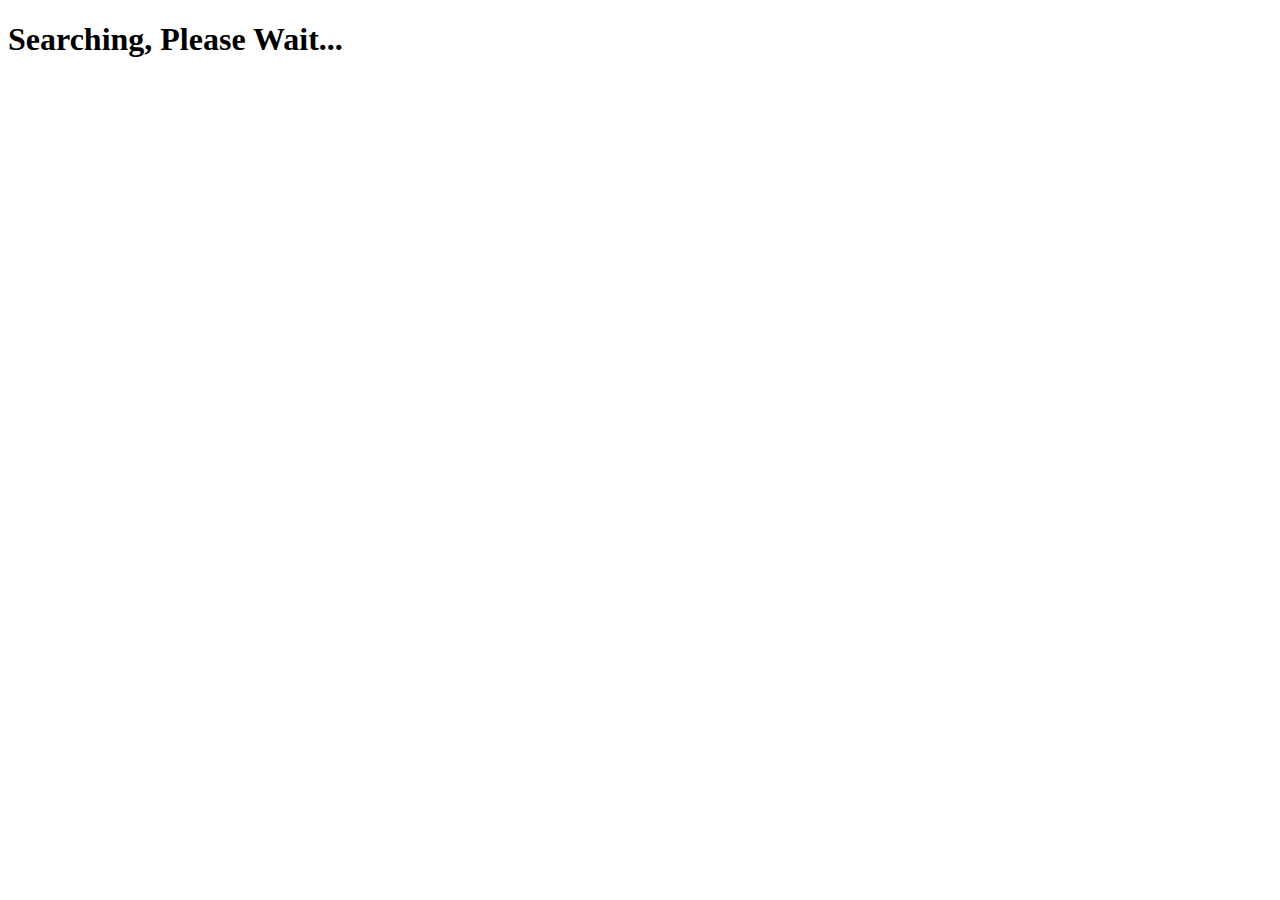
<file: main/permalink.html>
<!DOCTYPE html>
<html lang="en">

<head>
    <meta charset="UTF-8">
    <meta name="viewport" content="width=device-width, initial-scale=1.0">
    <meta http-equiv="X-UA-Compatible" content="ie=edge">
    <title>sphinx-needs permalink</title>

    <script>
        function loadJSON(filename, callback) {
            var xobj = new XMLHttpRequest();
            xobj.overrideMimeType('application/json');
            xobj.open('GET', filename, true);
            xobj.onreadystatechange = function () {
                if (xobj.readyState == 4 && xobj.status == '200') {
                    callback(xobj.responseText);
                }
            };
            xobj.send(null);
        }

        function main() {
            loadJSON('needs.json', function (response) {
                const needs = JSON.parse(response);
                const current_version = needs['current_version'];
                const versions = needs['versions'];
                const version = versions[current_version];
                const needs_obj = version['needs'];

                const id = getParameterByName('id');
                var pathname = new URL(window.location.href).pathname;
                pathname = pathname.substring(0, pathname.lastIndexOf('permalink.html'));

                const keys = Object.keys(needs_obj);

                var docname = 'index';

                keys.forEach((key, index) => {
                    if (key === id) {
                        const need = needs_obj[key];
                        docname = need['docname'];
                        return;
                    }
                });

                window.location.replace(pathname + docname + '.html#' + id);
            });
        }

        function getParameterByName(name, url = window.location.href) {
            name = name.replace(/[\[\]]/g, '\\$&');
            var regex = new RegExp('[?&]' + name + '(=([^&#]*)|&|#|$)'),
                results = regex.exec(url);
            if (!results) return null;
            if (!results[2]) return '';
            return decodeURIComponent(results[2].replace(/\+/g, ' '));
        }

        window.addEventListener('DOMContentLoaded', main);
    </script>

</head>

<body>
    <h1>Searching, Please Wait...</h1>
</body>

</html>
</file>
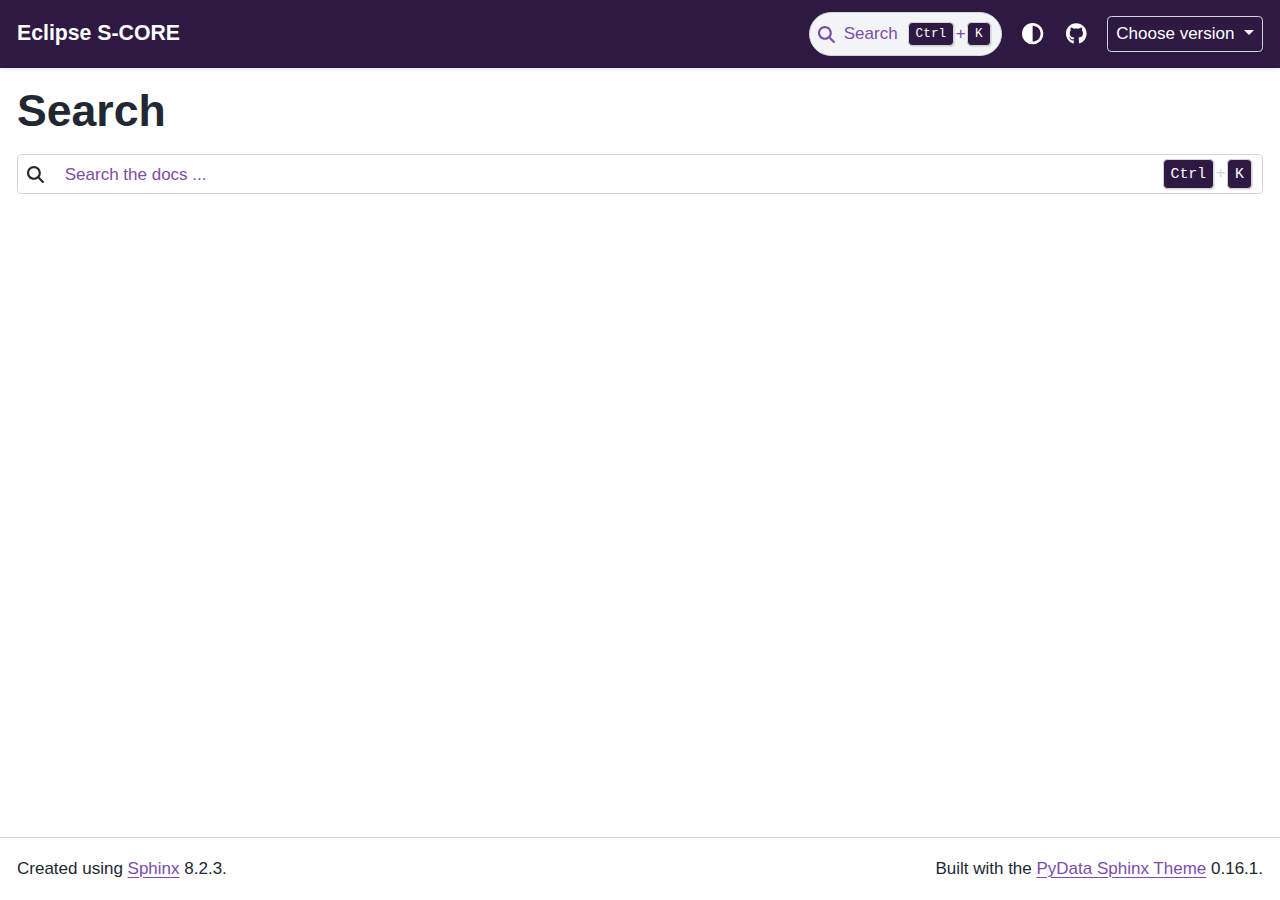
<file: main/search.html>
<!DOCTYPE html>


<html lang="en" data-content_root="./" >

  <head>
    <meta charset="utf-8" />
    <meta name="viewport" content="width=device-width, initial-scale=1.0" /><title>Search - Score Persistency  documentation</title>
  
  
  
  <script data-cfasync="false">
    document.documentElement.dataset.mode = localStorage.getItem("mode") || "";
    document.documentElement.dataset.theme = localStorage.getItem("theme") || "";
  </script>
  <!--
    this give us a css class that will be invisible only if js is disabled
  -->
  <noscript>
    <style>
      .pst-js-only { display: none !important; }

    </style>
  </noscript>
  
  <!-- Loaded before other Sphinx assets -->
  <link href="_static/styles/theme.css?digest=8878045cc6db502f8baf" rel="stylesheet" />
<link href="_static/styles/pydata-sphinx-theme.css?digest=8878045cc6db502f8baf" rel="stylesheet" />

    <link rel="stylesheet" type="text/css" href="_static/pygments.css?v=8f2a1f02" />
    <link rel="stylesheet" type="text/css" href="_static/graphviz.css?v=4ae1632d" />
    <link rel="stylesheet" type="text/css" href="_static/css/score.css?v=6e51530f" />
    <link rel="stylesheet" type="text/css" href="_static/css/score_needs.css?v=e97392eb" />
    <link rel="stylesheet" type="text/css" href="_static/css/score_design.css?v=d9fd870c" />
    <link rel="stylesheet" type="text/css" href="_static/sphinx-design.min.css?v=95c83b7e" />
    <link rel="stylesheet" type="text/css" href="_static/sphinx-data-viewer/jsonview.bundle.css?v=f6ef2277" />
    <link rel="stylesheet" type="text/css" href="_static/sphinx-needs/libs/html/datatables.min.css?v=4b4fd840" />
    <link rel="stylesheet" type="text/css" href="_static/sphinx-needs/common_css/need_toggle.css?v=5c6620df" />
    <link rel="stylesheet" type="text/css" href="_static/sphinx-needs/common_css/needstable.css?v=5e1b6797" />
    <link rel="stylesheet" type="text/css" href="_static/sphinx-needs/common_css/need_core.css?v=f5b60a78" />
    <link rel="stylesheet" type="text/css" href="_static/sphinx-needs/common_css/need_links.css?v=2150a916" />
    <link rel="stylesheet" type="text/css" href="_static/sphinx-needs/common_css/need_style.css?v=92936fa5" />
    <link rel="stylesheet" type="text/css" href="_static/sphinx-needs/modern.css?v=803738c0" />
  
  <!-- So that users can add custom icons -->
  <script src="_static/scripts/fontawesome.js?digest=8878045cc6db502f8baf"></script>
  <!-- Pre-loaded scripts that we'll load fully later -->
  <link rel="preload" as="script" href="_static/scripts/bootstrap.js?digest=8878045cc6db502f8baf" />
<link rel="preload" as="script" href="_static/scripts/pydata-sphinx-theme.js?digest=8878045cc6db502f8baf" />

    <script src="_static/jquery.js?v=5d32c60e"></script>
    <script src="_static/_sphinx_javascript_frameworks_compat.js?v=2cd50e6c"></script>
    <script src="_static/documentation_options.js?v=5929fcd5"></script>
    <script src="_static/doctools.js?v=9bcbadda"></script>
    <script src="_static/sphinx_highlight.js?v=dc90522c"></script>
    <script src="_static/design-tabs.js?v=f930bc37"></script>
    <script src="_static/sphinx-data-viewer/jsonview.bundle.js?v=18cd53c5"></script>
    <script src="_static/sphinx-data-viewer/jsonview_loader.js?v=f7ff7e7d"></script>
    <script src="_static/sphinx-needs/libs/html/datatables.min.js?v=8a4aee21"></script>
    <script src="_static/sphinx-needs/libs/html/datatables_loader.js?v=a2cae175"></script>
    <script src="_static/sphinx-needs/libs/html/sphinx_needs_collapse.js?v=dca66431"></script>
    <script>DOCUMENTATION_OPTIONS.pagename = 'search';</script>
    <script>
        DOCUMENTATION_OPTIONS.theme_version = '0.16.1';
        DOCUMENTATION_OPTIONS.theme_switcher_json_url = 'https://vbogdanb.github.io/persistency/versions.json';
        DOCUMENTATION_OPTIONS.theme_switcher_version_match = '';
        DOCUMENTATION_OPTIONS.show_version_warning_banner =
            false;
        </script>
  <script src="_static/searchtools.js"></script>
  <script src="_static/language_data.js"></script>
  <script src="searchindex.js"></script>
    <link rel="index" title="Index" href="genindex.html" />
    <link rel="search" title="Search" href="#" />
  <meta name="viewport" content="width=device-width, initial-scale=1"/>
  <meta name="docsearch:language" content="en"/>
  <meta name="docsearch:version" content="0.1.0" />
  </head>
  
  
  <body data-bs-spy="scroll" data-bs-target=".bd-toc-nav" data-offset="180" data-bs-root-margin="0px 0px -60%" data-default-mode="">

  
  
  <div id="pst-skip-link" class="skip-link d-print-none"><a href="#main-content">Skip to main content</a></div>
  
  <div id="pst-scroll-pixel-helper"></div>
  
  <button type="button" class="btn rounded-pill" id="pst-back-to-top">
    <i class="fa-solid fa-arrow-up"></i>Back to top</button>

  
  <dialog id="pst-search-dialog">
    
<form class="bd-search d-flex align-items-center"
      action="#"
      method="get">
  <i class="fa-solid fa-magnifying-glass"></i>
  <input type="search"
         class="form-control"
         name="q"
         placeholder="Search the docs ..."
         aria-label="Search the docs ..."
         autocomplete="off"
         autocorrect="off"
         autocapitalize="off"
         spellcheck="false"/>
  <span class="search-button__kbd-shortcut"><kbd class="kbd-shortcut__modifier">Ctrl</kbd>+<kbd>K</kbd></span>
</form>
  </dialog>

  <div class="pst-async-banner-revealer d-none">
  <aside id="bd-header-version-warning" class="d-none d-print-none" aria-label="Version warning"></aside>
</div>

  
    <header class="bd-header navbar navbar-expand-lg bd-navbar d-print-none">
<div class="bd-header__inner bd-page-width">
  <button class="pst-navbar-icon sidebar-toggle primary-toggle" aria-label="Site navigation">
    <span class="fa-solid fa-bars"></span>
  </button>
  
  
  <div class="col-lg-3 navbar-header-items__start">
    
      <div class="navbar-item">

  
    
  

<a class="navbar-brand logo" href="index.html">
  
  
  
  
  
  
    <p class="title logo__title">Eclipse S-CORE</p>
  
</a></div>
    
  </div>
  
  <div class="col-lg-9 navbar-header-items">
    
    <div class="me-auto navbar-header-items__center">
      
        <div class="navbar-item">
<nav>
  <ul class="bd-navbar-elements navbar-nav">
    
  </ul>
</nav></div>
      
    </div>
    
    
    <div class="navbar-header-items__end">
      
        <div class="navbar-item navbar-persistent--container">
          

<button class="btn search-button-field search-button__button pst-js-only" title="Search" aria-label="Search" data-bs-placement="bottom" data-bs-toggle="tooltip">
 <i class="fa-solid fa-magnifying-glass"></i>
 <span class="search-button__default-text">Search</span>
 <span class="search-button__kbd-shortcut"><kbd class="kbd-shortcut__modifier">Ctrl</kbd>+<kbd class="kbd-shortcut__modifier">K</kbd></span>
</button>
        </div>
      
      
        <div class="navbar-item">

<button class="btn btn-sm nav-link pst-navbar-icon theme-switch-button pst-js-only" aria-label="Color mode" data-bs-title="Color mode"  data-bs-placement="bottom" data-bs-toggle="tooltip">
  <i class="theme-switch fa-solid fa-sun                fa-lg" data-mode="light" title="Light"></i>
  <i class="theme-switch fa-solid fa-moon               fa-lg" data-mode="dark"  title="Dark"></i>
  <i class="theme-switch fa-solid fa-circle-half-stroke fa-lg" data-mode="auto"  title="System Settings"></i>
</button></div>
      
        <div class="navbar-item"><ul class="navbar-icon-links"
    aria-label="Icon Links">
        <li class="nav-item">
          
          
          
          
          
          
          
          
          <a href="https://github.com/eclipse-score" title="GitHub" class="nav-link pst-navbar-icon" rel="noopener" target="_blank" data-bs-toggle="tooltip" data-bs-placement="bottom"><i class="fa-brands fa-github fa-lg" aria-hidden="true"></i>
            <span class="sr-only">GitHub</span></a>
        </li>
</ul></div>
      
        <div class="navbar-item">
<div class="version-switcher__container dropdown pst-js-only">
  <button id="pst-version-switcher-button-2"
    type="button"
    class="version-switcher__button btn btn-sm dropdown-toggle"
    data-bs-toggle="dropdown"
    aria-haspopup="listbox"
    aria-controls="pst-version-switcher-list-2"
    aria-label="Version switcher list"
  >
    Choose version  <!-- this text may get changed later by javascript -->
    <span class="caret"></span>
  </button>
  <div id="pst-version-switcher-list-2"
    class="version-switcher__menu dropdown-menu list-group-flush py-0"
    role="listbox" aria-labelledby="pst-version-switcher-button-2">
    <!-- dropdown will be populated by javascript on page load -->
  </div>
</div></div>
      
    </div>
    
  </div>
  
  
    <div class="navbar-persistent--mobile">

<button class="btn search-button-field search-button__button pst-js-only" title="Search" aria-label="Search" data-bs-placement="bottom" data-bs-toggle="tooltip">
 <i class="fa-solid fa-magnifying-glass"></i>
 <span class="search-button__default-text">Search</span>
 <span class="search-button__kbd-shortcut"><kbd class="kbd-shortcut__modifier">Ctrl</kbd>+<kbd class="kbd-shortcut__modifier">K</kbd></span>
</button>
    </div>
  

  
</div>

    </header>
  

  <div class="bd-container">
    <div class="bd-container__inner bd-page-width">
      
      
      
        
      
      <dialog id="pst-primary-sidebar-modal"></dialog>
      <div id="pst-primary-sidebar" class="bd-sidebar-primary bd-sidebar hide-on-wide">
        

  
  <div class="sidebar-header-items sidebar-primary__section">
    
    
      <div class="sidebar-header-items__center">
        
          
          
            <div class="navbar-item">
<nav>
  <ul class="bd-navbar-elements navbar-nav">
    
  </ul>
</nav></div>
          
        
      </div>
    
    
    
      <div class="sidebar-header-items__end">
        
          <div class="navbar-item">

<button class="btn btn-sm nav-link pst-navbar-icon theme-switch-button pst-js-only" aria-label="Color mode" data-bs-title="Color mode"  data-bs-placement="bottom" data-bs-toggle="tooltip">
  <i class="theme-switch fa-solid fa-sun                fa-lg" data-mode="light" title="Light"></i>
  <i class="theme-switch fa-solid fa-moon               fa-lg" data-mode="dark"  title="Dark"></i>
  <i class="theme-switch fa-solid fa-circle-half-stroke fa-lg" data-mode="auto"  title="System Settings"></i>
</button></div>
        
          <div class="navbar-item"><ul class="navbar-icon-links"
    aria-label="Icon Links">
        <li class="nav-item">
          
          
          
          
          
          
          
          
          <a href="https://github.com/eclipse-score" title="GitHub" class="nav-link pst-navbar-icon" rel="noopener" target="_blank" data-bs-toggle="tooltip" data-bs-placement="bottom"><i class="fa-brands fa-github fa-lg" aria-hidden="true"></i>
            <span class="sr-only">GitHub</span></a>
        </li>
</ul></div>
        
          <div class="navbar-item">
<div class="version-switcher__container dropdown pst-js-only">
  <button id="pst-version-switcher-button-3"
    type="button"
    class="version-switcher__button btn btn-sm dropdown-toggle"
    data-bs-toggle="dropdown"
    aria-haspopup="listbox"
    aria-controls="pst-version-switcher-list-3"
    aria-label="Version switcher list"
  >
    Choose version  <!-- this text may get changed later by javascript -->
    <span class="caret"></span>
  </button>
  <div id="pst-version-switcher-list-3"
    class="version-switcher__menu dropdown-menu list-group-flush py-0"
    role="listbox" aria-labelledby="pst-version-switcher-button-3">
    <!-- dropdown will be populated by javascript on page load -->
  </div>
</div></div>
        
      </div>
    
  </div>
  
  
  <div class="sidebar-primary-items__end sidebar-primary__section">
      <div class="sidebar-primary-item">
<div id="ethical-ad-placement"
      class="flat"
      data-ea-publisher="readthedocs"
      data-ea-type="readthedocs-sidebar"
      data-ea-manual="true">
</div></div>
  </div>


      </div>
      
      <main id="main-content" class="bd-main" role="main">
        
        
          <div class="bd-content">
            <div class="bd-article-container">
              
              <div class="bd-header-article d-print-none"></div>
              
              
  <div class="bd-search-container">
    <h1>Search</h1>
    <noscript>
      <div class="admonition error">
        <p class="admonition-title">Error</p>
        <p>Please activate JavaScript to enable the search functionality.</p>
      </div>
    </noscript>
    
<form class="bd-search d-flex align-items-center"
      action="#"
      method="get">
  <i class="fa-solid fa-magnifying-glass"></i>
  <input type="search"
         class="form-control"
         name="q"
         placeholder="Search the docs ..."
         aria-label="Search the docs ..."
         autocomplete="off"
         autocorrect="off"
         autocapitalize="off"
         spellcheck="false"/>
  <span class="search-button__kbd-shortcut"><kbd class="kbd-shortcut__modifier">Ctrl</kbd>+<kbd>K</kbd></span>
</form>
    <div id="search-results"></div>
  </div>
  <script>
    // Activate the search field on page load
    let searchInput = document.querySelector("form.bd-search input");
    if (searchInput) {
        searchInput.focus();
        searchInput.select();
        console.log("[PST]: Set focus on search field.");
    }
  </script>

              
              
              
              
                <footer class="prev-next-footer d-print-none">
                  
<div class="prev-next-area">
</div>
                </footer>
              
            </div>
            
            
              
            
          </div>
          <footer class="bd-footer-content">
            
          </footer>
        
      </main>
    </div>
  </div>
  
  <!-- Scripts loaded after <body> so the DOM is not blocked -->
  <script defer src="_static/scripts/bootstrap.js?digest=8878045cc6db502f8baf"></script>
<script defer src="_static/scripts/pydata-sphinx-theme.js?digest=8878045cc6db502f8baf"></script>

  <footer class="bd-footer">
<div class="bd-footer__inner bd-page-width">
  
    <div class="footer-items__start">
      
        <div class="footer-item">

  <p class="sphinx-version">
    Created using <a href="https://www.sphinx-doc.org/">Sphinx</a> 8.2.3.
    <br/>
  </p>
</div>
      
    </div>
  
  
  
    <div class="footer-items__end">
      
        <div class="footer-item">
<p class="theme-version">
  <!-- # L10n: Setting the PST URL as an argument as this does not need to be localized -->
  Built with the <a href="https://pydata-sphinx-theme.readthedocs.io/en/stable/index.html">PyData Sphinx Theme</a> 0.16.1.
</p></div>
      
    </div>
  
</div>

  </footer>
  </body>
</html>
</file>
<file: main/_static/styles/theme.css>
/* Provided by Sphinx's 'basic' theme, and included in the final set of assets */
@import "../basic.css";
</file>
<file: main/_static/pygments.css>
html[data-theme="light"] .highlight pre { line-height: 125%; }
html[data-theme="light"] .highlight td.linenos .normal { color: inherit; background-color: transparent; padding-left: 5px; padding-right: 5px; }
html[data-theme="light"] .highlight span.linenos { color: inherit; background-color: transparent; padding-left: 5px; padding-right: 5px; }
html[data-theme="light"] .highlight td.linenos .special { color: #000000; background-color: #ffffc0; padding-left: 5px; padding-right: 5px; }
html[data-theme="light"] .highlight span.linenos.special { color: #000000; background-color: #ffffc0; padding-left: 5px; padding-right: 5px; }
html[data-theme="light"] .highlight .hll { background-color: #fae4c2 }
html[data-theme="light"] .highlight { background: #fefefe; color: #080808 }
html[data-theme="light"] .highlight .c { color: #515151 } /* Comment */
html[data-theme="light"] .highlight .err { color: #A12236 } /* Error */
html[data-theme="light"] .highlight .k { color: #6730C5 } /* Keyword */
html[data-theme="light"] .highlight .l { color: #7F4707 } /* Literal */
html[data-theme="light"] .highlight .n { color: #080808 } /* Name */
html[data-theme="light"] .highlight .o { color: #00622F } /* Operator */
html[data-theme="light"] .highlight .p { color: #080808 } /* Punctuation */
html[data-theme="light"] .highlight .ch { color: #515151 } /* Comment.Hashbang */
html[data-theme="light"] .highlight .cm { color: #515151 } /* Comment.Multiline */
html[data-theme="light"] .highlight .cp { color: #515151 } /* Comment.Preproc */
html[data-theme="light"] .highlight .cpf { color: #515151 } /* Comment.PreprocFile */
html[data-theme="light"] .highlight .c1 { color: #515151 } /* Comment.Single */
html[data-theme="light"] .highlight .cs { color: #515151 } /* Comment.Special */
html[data-theme="light"] .highlight .gd { color: #005B82 } /* Generic.Deleted */
html[data-theme="light"] .highlight .ge { font-style: italic } /* Generic.Emph */
html[data-theme="light"] .highlight .gh { color: #005B82 } /* Generic.Heading */
html[data-theme="light"] .highlight .gs { font-weight: bold } /* Generic.Strong */
html[data-theme="light"] .highlight .gu { color: #005B82 } /* Generic.Subheading */
html[data-theme="light"] .highlight .kc { color: #6730C5 } /* Keyword.Constant */
html[data-theme="light"] .highlight .kd { color: #6730C5 } /* Keyword.Declaration */
html[data-theme="light"] .highlight .kn { color: #6730C5 } /* Keyword.Namespace */
html[data-theme="light"] .highlight .kp { color: #6730C5 } /* Keyword.Pseudo */
html[data-theme="light"] .highlight .kr { color: #6730C5 } /* Keyword.Reserved */
html[data-theme="light"] .highlight .kt { color: #7F4707 } /* Keyword.Type */
html[data-theme="light"] .highlight .ld { color: #7F4707 } /* Literal.Date */
html[data-theme="light"] .highlight .m { color: #7F4707 } /* Literal.Number */
html[data-theme="light"] .highlight .s { color: #00622F } /* Literal.String */
html[data-theme="light"] .highlight .na { color: #912583 } /* Name.Attribute */
html[data-theme="light"] .highlight .nb { color: #7F4707 } /* Name.Builtin */
html[data-theme="light"] .highlight .nc { color: #005B82 } /* Name.Class */
html[data-theme="light"] .highlight .no { color: #005B82 } /* Name.Constant */
html[data-theme="light"] .highlight .nd { color: #7F4707 } /* Name.Decorator */
html[data-theme="light"] .highlight .ni { color: #00622F } /* Name.Entity */
html[data-theme="light"] .highlight .ne { color: #6730C5 } /* Name.Exception */
html[data-theme="light"] .highlight .nf { color: #005B82 } /* Name.Function */
html[data-theme="light"] .highlight .nl { color: #7F4707 } /* Name.Label */
html[data-theme="light"] .highlight .nn { color: #080808 } /* Name.Namespace */
html[data-theme="light"] .highlight .nx { color: #080808 } /* Name.Other */
html[data-theme="light"] .highlight .py { color: #005B82 } /* Name.Property */
html[data-theme="light"] .highlight .nt { color: #005B82 } /* Name.Tag */
html[data-theme="light"] .highlight .nv { color: #A12236 } /* Name.Variable */
html[data-theme="light"] .highlight .ow { color: #6730C5 } /* Operator.Word */
html[data-theme="light"] .highlight .pm { color: #080808 } /* Punctuation.Marker */
html[data-theme="light"] .highlight .w { color: #080808 } /* Text.Whitespace */
html[data-theme="light"] .highlight .mb { color: #7F4707 } /* Literal.Number.Bin */
html[data-theme="light"] .highlight .mf { color: #7F4707 } /* Literal.Number.Float */
html[data-theme="light"] .highlight .mh { color: #7F4707 } /* Literal.Number.Hex */
html[data-theme="light"] .highlight .mi { color: #7F4707 } /* Literal.Number.Integer */
html[data-theme="light"] .highlight .mo { color: #7F4707 } /* Literal.Number.Oct */
html[data-theme="light"] .highlight .sa { color: #00622F } /* Literal.String.Affix */
html[data-theme="light"] .highlight .sb { color: #00622F } /* Literal.String.Backtick */
html[data-theme="light"] .highlight .sc { color: #00622F } /* Literal.String.Char */
html[data-theme="light"] .highlight .dl { color: #00622F } /* Literal.String.Delimiter */
html[data-theme="light"] .highlight .sd { color: #00622F } /* Literal.String.Doc */
html[data-theme="light"] .highlight .s2 { color: #00622F } /* Literal.String.Double */
html[data-theme="light"] .highlight .se { color: #00622F } /* Literal.String.Escape */
html[data-theme="light"] .highlight .sh { color: #00622F } /* Literal.String.Heredoc */
html[data-theme="light"] .highlight .si { color: #00622F } /* Literal.String.Interpol */
html[data-theme="light"] .highlight .sx { color: #00622F } /* Literal.String.Other */
html[data-theme="light"] .highlight .sr { color: #A12236 } /* Literal.String.Regex */
html[data-theme="light"] .highlight .s1 { color: #00622F } /* Literal.String.Single */
html[data-theme="light"] .highlight .ss { color: #005B82 } /* Literal.String.Symbol */
html[data-theme="light"] .highlight .bp { color: #7F4707 } /* Name.Builtin.Pseudo */
html[data-theme="light"] .highlight .fm { color: #005B82 } /* Name.Function.Magic */
html[data-theme="light"] .highlight .vc { color: #A12236 } /* Name.Variable.Class */
html[data-theme="light"] .highlight .vg { color: #A12236 } /* Name.Variable.Global */
html[data-theme="light"] .highlight .vi { color: #A12236 } /* Name.Variable.Instance */
html[data-theme="light"] .highlight .vm { color: #7F4707 } /* Name.Variable.Magic */
html[data-theme="light"] .highlight .il { color: #7F4707 } /* Literal.Number.Integer.Long */
html[data-theme="dark"] .highlight pre { line-height: 125%; }
html[data-theme="dark"] .highlight td.linenos .normal { color: inherit; background-color: transparent; padding-left: 5px; padding-right: 5px; }
html[data-theme="dark"] .highlight span.linenos { color: inherit; background-color: transparent; padding-left: 5px; padding-right: 5px; }
html[data-theme="dark"] .highlight td.linenos .special { color: #000000; background-color: #ffffc0; padding-left: 5px; padding-right: 5px; }
html[data-theme="dark"] .highlight span.linenos.special { color: #000000; background-color: #ffffc0; padding-left: 5px; padding-right: 5px; }
html[data-theme="dark"] .highlight .hll { background-color: #ffd9002e }
html[data-theme="dark"] .highlight { background: #2b2b2b; color: #F8F8F2 }
html[data-theme="dark"] .highlight .c { color: #FFD900 } /* Comment */
html[data-theme="dark"] .highlight .err { color: #FFA07A } /* Error */
html[data-theme="dark"] .highlight .k { color: #DCC6E0 } /* Keyword */
html[data-theme="dark"] .highlight .l { color: #FFD900 } /* Literal */
html[data-theme="dark"] .highlight .n { color: #F8F8F2 } /* Name */
html[data-theme="dark"] .highlight .o { color: #ABE338 } /* Operator */
html[data-theme="dark"] .highlight .p { color: #F8F8F2 } /* Punctuation */
html[data-theme="dark"] .highlight .ch { color: #FFD900 } /* Comment.Hashbang */
html[data-theme="dark"] .highlight .cm { color: #FFD900 } /* Comment.Multiline */
html[data-theme="dark"] .highlight .cp { color: #FFD900 } /* Comment.Preproc */
html[data-theme="dark"] .highlight .cpf { color: #FFD900 } /* Comment.PreprocFile */
html[data-theme="dark"] .highlight .c1 { color: #FFD900 } /* Comment.Single */
html[data-theme="dark"] .highlight .cs { color: #FFD900 } /* Comment.Special */
html[data-theme="dark"] .highlight .gd { color: #00E0E0 } /* Generic.Deleted */
html[data-theme="dark"] .highlight .ge { font-style: italic } /* Generic.Emph */
html[data-theme="dark"] .highlight .gh { color: #00E0E0 } /* Generic.Heading */
html[data-theme="dark"] .highlight .gs { font-weight: bold } /* Generic.Strong */
html[data-theme="dark"] .highlight .gu { color: #00E0E0 } /* Generic.Subheading */
html[data-theme="dark"] .highlight .kc { color: #DCC6E0 } /* Keyword.Constant */
html[data-theme="dark"] .highlight .kd { color: #DCC6E0 } /* Keyword.Declaration */
html[data-theme="dark"] .highlight .kn { color: #DCC6E0 } /* Keyword.Namespace */
html[data-theme="dark"] .highlight .kp { color: #DCC6E0 } /* Keyword.Pseudo */
html[data-theme="dark"] .highlight .kr { color: #DCC6E0 } /* Keyword.Reserved */
html[data-theme="dark"] .highlight .kt { color: #FFD900 } /* Keyword.Type */
html[data-theme="dark"] .highlight .ld { color: #FFD900 } /* Literal.Date */
html[data-theme="dark"] .highlight .m { color: #FFD900 } /* Literal.Number */
html[data-theme="dark"] .highlight .s { color: #ABE338 } /* Literal.String */
html[data-theme="dark"] .highlight .na { color: #FFD900 } /* Name.Attribute */
html[data-theme="dark"] .highlight .nb { color: #FFD900 } /* Name.Builtin */
html[data-theme="dark"] .highlight .nc { color: #00E0E0 } /* Name.Class */
html[data-theme="dark"] .highlight .no { color: #00E0E0 } /* Name.Constant */
html[data-theme="dark"] .highlight .nd { color: #FFD900 } /* Name.Decorator */
html[data-theme="dark"] .highlight .ni { color: #ABE338 } /* Name.Entity */
html[data-theme="dark"] .highlight .ne { color: #DCC6E0 } /* Name.Exception */
html[data-theme="dark"] .highlight .nf { color: #00E0E0 } /* Name.Function */
html[data-theme="dark"] .highlight .nl { color: #FFD900 } /* Name.Label */
html[data-theme="dark"] .highlight .nn { color: #F8F8F2 } /* Name.Namespace */
html[data-theme="dark"] .highlight .nx { color: #F8F8F2 } /* Name.Other */
html[data-theme="dark"] .highlight .py { color: #00E0E0 } /* Name.Property */
html[data-theme="dark"] .highlight .nt { color: #00E0E0 } /* Name.Tag */
html[data-theme="dark"] .highlight .nv { color: #FFA07A } /* Name.Variable */
html[data-theme="dark"] .highlight .ow { color: #DCC6E0 } /* Operator.Word */
html[data-theme="dark"] .highlight .pm { color: #F8F8F2 } /* Punctuation.Marker */
html[data-theme="dark"] .highlight .w { color: #F8F8F2 } /* Text.Whitespace */
html[data-theme="dark"] .highlight .mb { color: #FFD900 } /* Literal.Number.Bin */
html[data-theme="dark"] .highlight .mf { color: #FFD900 } /* Literal.Number.Float */
html[data-theme="dark"] .highlight .mh { color: #FFD900 } /* Literal.Number.Hex */
html[data-theme="dark"] .highlight .mi { color: #FFD900 } /* Literal.Number.Integer */
html[data-theme="dark"] .highlight .mo { color: #FFD900 } /* Literal.Number.Oct */
html[data-theme="dark"] .highlight .sa { color: #ABE338 } /* Literal.String.Affix */
html[data-theme="dark"] .highlight .sb { color: #ABE338 } /* Literal.String.Backtick */
html[data-theme="dark"] .highlight .sc { color: #ABE338 } /* Literal.String.Char */
html[data-theme="dark"] .highlight .dl { color: #ABE338 } /* Literal.String.Delimiter */
html[data-theme="dark"] .highlight .sd { color: #ABE338 } /* Literal.String.Doc */
html[data-theme="dark"] .highlight .s2 { color: #ABE338 } /* Literal.String.Double */
html[data-theme="dark"] .highlight .se { color: #ABE338 } /* Literal.String.Escape */
html[data-theme="dark"] .highlight .sh { color: #ABE338 } /* Literal.String.Heredoc */
html[data-theme="dark"] .highlight .si { color: #ABE338 } /* Literal.String.Interpol */
html[data-theme="dark"] .highlight .sx { color: #ABE338 } /* Literal.String.Other */
html[data-theme="dark"] .highlight .sr { color: #FFA07A } /* Literal.String.Regex */
html[data-theme="dark"] .highlight .s1 { color: #ABE338 } /* Literal.String.Single */
html[data-theme="dark"] .highlight .ss { color: #00E0E0 } /* Literal.String.Symbol */
html[data-theme="dark"] .highlight .bp { color: #FFD900 } /* Name.Builtin.Pseudo */
html[data-theme="dark"] .highlight .fm { color: #00E0E0 } /* Name.Function.Magic */
html[data-theme="dark"] .highlight .vc { color: #FFA07A } /* Name.Variable.Class */
html[data-theme="dark"] .highlight .vg { color: #FFA07A } /* Name.Variable.Global */
html[data-theme="dark"] .highlight .vi { color: #FFA07A } /* Name.Variable.Instance */
html[data-theme="dark"] .highlight .vm { color: #FFD900 } /* Name.Variable.Magic */
html[data-theme="dark"] .highlight .il { color: #FFD900 } /* Literal.Number.Integer.Long */
</file>
<file: main/_static/graphviz.css>
/*
 * Sphinx stylesheet -- graphviz extension.
 */

img.graphviz {
    border: 0;
    max-width: 100%;
}

object.graphviz {
    max-width: 100%;
}
</file>
<file: main/_static/css/score.css>
html {
    --pst-font-size-base: 17px;
}

.underline {
    text-decoration: underline;
}

/*  SCORE specfic colors
    A list of available colro variable names for pyData Sphinx Theme can be found at
    https://pydata-sphinx-theme.readthedocs.io/en/stable/_downloads/565fbb3ecf2b3048f5fb3953890ba176/_color.scss

    The base color is TEAL */

/* Version Switcher Button */
button.btn.version-switcher__button {
    color: #FFF;
}

/* Version Switcher Menu */
.version-switcher__menu a.list-group-item {
    color: #FFF;
}

html[data-theme="light"] {
    /* Search Box background color. */
    --bs-btn-hover-bg: #a382c5;
    /* Menu svg items */
    --pst-color-muted: #FFF;
    /* Text color within cards (same background as page header) */
    --sd-color-card-text: #a382c5;
    /* Link color + menu items on hover color */
    --pst-color-primary: #7c4daa;
    /* Page Header */
    --pst-color-secondary: #2D1942;
    --pst-color-accent: #9DE0AD;
    --pst-color-target: #E5FCC2;
    --pst-color-on-surface: #594F4F;
    --pst-color-on-background: var(--pst-color-secondary);
    --pst-color-text-muted: #FFFFFF;
    --pst-color-table-row-zebra-high-bg: #e6e7e8;
    --pst-color-table-row-hover-bg: var(--pst-color-secondary); /*#d7d6d6;*/
}

html[data-theme="dark"] {
    /* Link color */
    --pst-color-primary: #FFFFFF;
    /* Link color on hover */
    --pst-color-link-hover: #FFFFFF;
    /* Page Header */
    --pst-color-secondary: #2D1942;
    --pst-color-accent: #9DE0AD;
    --pst-color-target: #E5FCC2;
    --pst-color-on-surface: #594F4F;
    --pst-color-on-background: var(--pst-color-secondary);
    --pst-color-text-muted: #FFFFFF;
    --pst-color-table-row-zebra-high-bg: #20242b;
    --pst-color-table-row-hover-bg: var(--pst-color-secondary); /*#30353e;*/
}

/* Content area size */
/* Docs: https://pydata-sphinx-theme.readthedocs.io/en/stable/user_guide/layout.html#horizontal-spacing */
.bd-main .bd-content .bd-article-container {
    max-width: 100%;  /* default is 60em */
  }
/* Whole page size */
.bd-page-width {
    max-width: 100rem;  /* default is 88rem */
}


.search-button-field {
    color: var(--pst-color-primary);
}
html .pst-navbar-icon:hover {
    border-bottom: max(3px,.1875rem,.12em) solid var(--pst-color-primary) !important;
    color: var(--pst-color-primary) !important;
  }

.bd-header ul.navbar-nav > li.nav-item.current > .nav-link {
    color: var(--pst-color-text-muted) !important;
    font-weight: 900 !important;
}

.bd-header ul.navbar-nav > li.nav-item > .nav-link:hover {
    color: var(--pst-color-primary);
}

ul.navbar-nav li a {
    color: var(--pst-color-primary);
}

.bd-search input.form-control::placeholder,
.bd-search input.form-control {
    color: var(--pst-color-primary) !important;
}

/* Right sidebar */
.toc-entry a.nav-link {
    color: var(--pst-color-text-base);
}
/* Left, top SCORE brand  */
.navbar-brand p
{
    color: var(--pst-color-text-muted);
    font-weight: 900;
}
.navbar-brand:hover, .navbar-brand:visited:hover {
    text-decoration: none;
}

/* GitHub logo for shorten URL  */
a.github::before {
    content: var(--pst-icon-github);
    color: var(--pst-color-text-base);
}
a.github {
    text-decoration: none !important;
}

/* Left sidebar links */
nav.bd-links li > a {
    color: var(--pst-color-text-base);
}

/* Breadcrumbs, above page content: Link color */
ul.bd-breadcrumbs li.breadcrumb-item a {
    color: var(--pst-color-text-base);
    text-decoration: none;
}

/* Breadcrumbs, above page content: Arrow color */
ul.bd-breadcrumbs li.breadcrumb-item:not(.breadcrumb-home)::before {
    color: var(--pst-color-text-base);
}
/* Next/previous area under content */
.prev-next-area p,
.prev-next-area a {
    color: var(--pst-color-text-base);
}

blockquote {
    color: var(--pst-color-text-base);
}

.admonition, div.admonition {
    background-color: rgba(0,0,0,0.1);
}

/* Left sidebar fix, to hide scrollbar if not needed */
.bd-sidebar-primary .sidebar-primary-items__end {
    margin-bottom: 1em;
    margin-top: 0;
}

/* Reduce width of left sidebar and set maximum for wide screens */
/* .navbar-header-items__start is the left navbar logo, which needs to */
/* be shorten as well to jkepp the navbar-entries aligned with the content */
.bd-sidebar-primary,
.navbar-header-items__start {
    width: 20%; /* default: 25% */
    max-width: 350px; /* default: not set */
    overflow-x: hidden;
}

@media screen and (max-width: 959px) {
    .bd-sidebar-primary,
    .navbar-header-items__start {
        width: unset;
        max-width: 350px; /* default: not set */
        overflow-x: hidden;
    }
}

/* Less Sidebar border/distance */
.bd-sidebar-primary,
.bd-sidebar-secondary {
    padding: 0.5rem 0.2rem 0.2rem;
}

.bd-sidebar-primary li.has-children > details > summary .toctree-toggle {
    right: 1em
}

/* SCORE Background video
   Source: https://www.imi21.com/background-video-full-screen.php */

div.score_banner {
    background-color: var(--pst-color-on-surface);
}
#videowrapper{
    position: relative;
    overflow: hidden;
    margin-bottom: 50px;
}

#fullScreenDiv{
    height: 300px;
    width: 100%;
    padding:0;
    margin: 0;
    /* background-color: gray;
    position: relative; */
    container-type: inline-size;
}

#video{
    width: 100%;
    /* height: auto;
    margin: auto;
    display: block; */
}
@media (min-aspect-ratio: 16/9) {
  #video{
    width: 100%;
    height:auto;
  }
}

#score-title {
    width: 100%;
    height: 100%;
    position: absolute;
    top: 0;
    left: 0;
    display: flex;
    justify-content: center;
    align-items: center;
    flex-direction: column;
    color: var(--pst-color-text-base);
    /* font-size: 4.5em; */
    font-size: 8.0cqw;
    font-weight: 900;
    margin-bottom: 20px;
    /* Is somehow cool with image/video title background */
    /*animation: fadeIn 3s;  */
}

/* As long as no image or video is shown in
   the title, this is not needed, but kept
   for future needs */
/* html[data-theme="light"] #score-title {
    background-color: rgba(0,0,0,0.3);
}
html[data-theme="dark"] #score-title {
    background-color: rgba(0,0,0,0.5);
} */

#score-subtitle {
    font-size: 0.4em;
}

#score-phrase {
    font-size: 0.3em;
    font-weight: 400;
}

#logo_center_drk {
    background-color: transparent;
}

@keyframes fadeIn {
    0% { opacity: 0; }
    100% { opacity: 1; }
  }

/* Ensure the version switcher dropdown is scrollable if it exceeds the max height */
.version-switcher__menu {
    position: absolute;
    width: 100%;
    max-height: 300px; /* Adjust this value as needed */
    overflow-y: auto;
    overflow-x: hidden;
    box-sizing: border-box;
}
</file>
<file: main/_static/css/score_needs.css>
/* ######################### */
/* NEED TYPE specific config */
/* ######################### */

/* Stakeholder requirement */
table.needs_type_stkh_req > tbody > tr.head > td {
    border-bottom: 3px solid rgb(124, 0, 0) !important;
}

/* Tool requirement */
table.needs_type_tool_req > tbody > tr.head > td {
    border-bottom: 3px solid rgb(6, 70, 139) !important;
}

/* ######################### */
/* Common NEED configs       */
/* ######################### */

/* All need table cells */
table.need.need.need > tbody > tr > td {
    padding: 0.7em 1.25em;
}

td.head_left,
td.footer_left {
    vertical-align: middle;
    width: 70%;
}

td.head_center,
td.footer {
    width: 25%;
    line-height: 100%;
    vertical-align: middle;
}

td.head_right,
td.footer_right {
    width: 5%;
    line-height: 100%;
    vertical-align: middle;
}

/* left head -> title area */
.needs_head_left {
    font-size: 1.2em;
    font-weight: 900;
}

/* center head -> status, security area */
.needs_head {
    font-size: 0.8em;
}

/* Common fixes for Need tables in pydata theme */
/* .table tbody tr:nth-child(2n),
.table tbody tr:nth-child(2n+1) {
    background-color: var(--pst-color-table-row-zebra-low-bg);
} */

html[data-theme="dark"] {
    --sn-color-need-bg-head: #20242b;
}

/* No hover effect (same color) for need objects */
.table.need tbody tr:nth-child(2n+1):hover {
    background-color: var(--pst-color-table-row-zebra-low-bg);
}
.table.need tbody tr:nth-child(2n):hover {
    background-color: var(--pst-color-table-row-zebra-high-bg);
}

html[data-theme="dark"] {
    --sn-color-need-bg-head: #20242b;
    --sn-color-datatable-label: var(--pst-color-text-base)
}


html[data-theme="dark"] #logo_center_light {
   display:none;
}

html[data-theme="light"] #logo_center_drk {
    display:none;

 }
</file>
<file: main/_static/css/score_design.css>
/* ########################### */
/* SPHINX-DESIGN configs only! */
/* ########################### */
.score-grid a {
    color: #FFFFFF;
}

.score-grid a:hover:visited {
    color: #e0e0e0;
}

.score-grid .sd-card-header  {
    background-color: var(--pst-color-secondary) !important;
    color: var(--pst-color-text-muted);
    font-weight: 900;
    font-size: 1.2em;

}
.score-grid .sd-card-body {
    text-align: justify;
}

details.sd-dropdown summary.sd-card-header + div.sd-summary-content
{
    background-color: transparent;

}
</file>
<file: main/_static/sphinx-data-viewer/jsonview.bundle.css>
/* ReadTheDocs fixes*/
.fa-caret-down::before, .fa-caret-right::before {
  content: None !important;
}

.json-container {
  font-family: 'Open Sans';
  font-size: 16px;
  background-color: transparent;
  color: #808080;
  box-sizing: border-box; }
  .json-container .line {
    margin: 4px 0;
    display: flex;
    justify-content: flex-start; }
  .json-container .caret-icon {
    width: 18px;
    text-align: center;
    cursor: pointer; }
  .json-container .empty-icon {
    width: 18px; }
  .json-container .json-type {
    margin-right: 4px;
    margin-left: 4px; }
  .json-container .json-key {
    color: #444;
    margin-right: 4px;
    margin-left: 4px; }
  .json-container .json-index {
    margin-right: 4px;
    margin-left: 4px; }
  .json-container .json-value {
    margin-left: 8px; }
  .json-container .json-number {
    color: #f9ae58; }
  .json-container .json-boolean {
    color: #ec5f66; }
  .json-container .json-string {
    color: #86b25c; }
  .json-container .json-size {
    margin-right: 4px;
    margin-left: 4px; }
  .json-container .hide {
    display: none; }
  .json-container .fas {
    display: inline-block;
    width: 0;
    height: 0;
    border-style: solid; }
  .json-container .fa-caret-down {
    border-width: 6px 5px 0 5px;
    border-color: #808080 transparent; }
  .json-container .fa-caret-right {
    border-width: 5px 0 5px 6px;
    border-color: transparent transparent transparent #808080; }
</file>
<file: main/_static/sphinx-needs/common_css/need_toggle.css>
/* 
The toggle class appears to be only used in sphinx_needs/directives/needimport_template.rst,
but it is not clear if this is ever actually used, or what JS it is supposed to be used with it.
*/

.toggle .header {
    display: block;
    clear: both;
}

.toggle .header p {
    display: inline;
}

.toggle .header:after {
    content: " ▷";
}

.toggle .header.open:after {
    content: " ▽";
}

div.need div.toggle div.line-block {
    margin-top: 0px;
    margin-left: 30px;
}
</file>
<file: main/_static/sphinx-needs/common_css/needstable.css>
/* These are used by the needtable directive
to style the table representation of the needs. 

Note: we use `table.NEEDS_TABLE.NEEDS_TABLE` to select a needtable, to increase the specificity of the selector,
so that it should be generally higher than the specificity of the theme CSS selectors.
This avoids having to use !important.
*/

table.NEEDS_TABLE.NEEDS_TABLE,
table.NEEDS_DATATABLES.NEEDS_DATATABLES {
    display: table;
    overflow-x: auto;
    white-space: normal;
    width: 100%;
    margin: 0 auto;
}

div.needstable_wrapper {
    width: 100%;
    overflow-x: auto;
    padding: 0;
}

/* These are "overrides" for CSS added by the bundled https://datatables.net JS package */

table.dataTable {
    border-collapse: collapse;
    border: none;
}

table.dataTable tbody tr {
    background-color: var(--sn-color-datatable-body-bg);
}

div.dataTables_length {
    margin-bottom: 10px;
}

div.dataTables_wrapper {
    overflow-x: auto;
    padding: 0px 5px;
    /*Space needed for table borders */
}

.dataTables_wrapper .dataTables_paginate .paginate_button {
    padding: 0.15em 0.75em;
    background: none;
}

.dataTables_wrapper .dataTables_paginate .paginate_button.current,
.dataTables_wrapper .dataTables_paginate .paginate_button.current:hover {
    background: none;
}

div.dataTables_length select {
    background: none;
    color: var(--sn-color-datatable-label);
    border: 1px solid var(--sn-color-datatable-btn-border);
    border-radius: 2px;
    cursor: pointer;
}

div.dt-buttons {
    margin-left: 0.5em;
}

div.dt-buttons button {
    padding: 0.1em 1em;
    border: 1px solid var(--sn-color-datatable-btn-border);
    border-radius: 2px;
    font-size: 0.88em;
    line-height: inherit;
    color: var(--sn-color-datatable-label);
    white-space: nowrap;
    overflow: hidden;
    background-color: inherit;
    background-image: none;
}

.dataTables_wrapper .dataTables_filter input {
    max-width: 100px;
    border: 1px solid var(--sn-color-datatable-btn-border);
    margin-bottom: 10px;
    background-color: transparent;
    border-radius: 2px;
}

.dataTables_wrapper.dataTables_wrapper .dataTables_length,
.dataTables_wrapper.dataTables_wrapper .dataTables_filter,
.dataTables_wrapper.dataTables_wrapper .dataTables_info,
.dataTables_wrapper.dataTables_wrapper .dataTables_processing {
    color: var(--sn-color-datatable-label);
}

.dataTables_wrapper.dataTables_wrapper .dataTables_paginate,
.dataTables_wrapper.dataTables_wrapper .dataTables_paginate a.paginate_button,
.dataTables_wrapper.dataTables_wrapper .dataTables_paginate a.paginate_button.current {
    /* datatables set this as !important, so unfortunately we have to do the same */
    color: var(--sn-color-datatable-label) !important;
}

.dataTables_wrapper.dataTables_wrapper .dataTables_paginate a.paginate_button.disabled {
    filter: saturate(0.5);
}

/* TODO: Ideally, if there is only one page, then the paginate buttons should be hidden. */
</file>
<file: main/_static/sphinx-needs/common_css/need_core.css>
/* This is the core CSS to style the representation of each need 

Note: we use `table.need.need.need` to select a need table, to increase the specificity of the selector,
so that it should be generally higher than the specificity of the theme CSS selectors.
This avoids having to use !important.
*/

:root {
    --sn-width-need-border: 1px;
    --sn-width-need-border-row: 1px;
    --sn-width-need-border-radius: 3px;
}

table.need.need.need {
    display: table;
    margin-bottom: 10px;
    background-color: var(--sn-color-need-bg);
    width: 100%;
    border-collapse: separate;
    border-spacing: 0;
    border: var(--sn-width-need-border) solid var(--sn-color-need-border);
    border-radius: var(--sn-width-need-border-radius);
}

table.need.need.need > tbody > tr {
    display: table-row;
}

table.need.need.need > tbody > tr.head {
    background-color: var(--sn-color-need-bg-head);
}

table.need.need.need > tbody > tr.meta {
    font-size: smaller;
}

table.need.need.need > tbody > tr.footer {
    font-size: small;
}

table.need.need.need a {
    border-bottom: none;
}

table.need.need.need > tbody > tr > td {
    display: table-cell;
    border: none;
    padding: 0.9375em 1.25em;
    /* This is needed to avoid custom settings for common tables, like the ReadTheDocs theme docs */
    /* It reimplements the normal browser behavior of breaking/wrapping table content if too long.*/
    white-space: normal;
}

table.need.need.need > tbody > tr.head > td:not([rowspan]) {
    /* note we don't add the border for heads with rowspans,
       because if they span to the bottom of the table, the border would be doubled
    */
    border-bottom: var(--sn-width-need-border-row) solid var(--sn-color-need-border);
}

table.need.need.need > tbody > tr.meta > td:not([rowspan]) {
    border-bottom: var(--sn-width-need-border-row) solid var(--sn-color-need-border);
}

table.need.need.need > tbody > tr.footer > td {
    border-top: var(--sn-width-need-border-row) solid var(--sn-color-need-border);
}

table.need.need.need > tbody > tr.head div.line-block,
table.need.need.need > tbody > tr.meta div.line-block,
table.need.need.need > tbody > tr.footer div.line-block {
    display: block;
    margin-top: 0;
    margin-bottom: 0;
}

/* We need not line-block margin:24 px here, which is coming from sphinx theme */
table.need.need.need > tbody > tr > td div.needs_side.line-block {
    margin-bottom: 0;
}


/* *************** */
/* collapse button */
/* *************** */

span.needs_collapse {
    float: right;
}

span.needs_collapse svg {
    height: 1rem;
}

span.needs_collapse> :is(.collapsed, .visible) {
    cursor: pointer;
}

/* this class is added/removed dynamically by sphinx_needs_collapse.js */
.collapse_is_hidden {
    display: none !important;
}
</file>
<file: main/_static/sphinx-needs/common_css/need_links.css>
/* DEAD Links config */
/* allowed dead links */
span.needs_dead_link {
    opacity: 0.8;
}

/*forbidden dead links */
span.needs_dead_link.forbidden {
    color: var(--sn-color-forbidden-dead-link);
}

/* Style for external need links*/
a.external_link:after {
    content: "🡽"
        /* Same, but with none breaking space (&nbsp not supported in content!)*/
        /*content: "\00a0\00a0🡽"*/
}
</file>
<file: main/_static/sphinx-needs/common_css/need_style.css>
/* These classes are added by the sphinx_needs.layout.LayoutHandler class,
to style the representation per need,
based on layout/style keys in the need definition.
*/

/* ************ */
/* layout names */
/* ************ */
table.needs_layout_focus_l td.side {
    text-orientation: upright;
    writing-mode: sideways-lr;
    font-size: small;
}

table.needs_layout_focus_r td.side {
    text-orientation: upright;
    writing-mode: sideways-rl;
    font-size: small;
}

table.needs_layout_complete td.head_left {
    text-align: left;
    background-color: var(--sn-color-complete-bg-head);
    font-size: smaller;
}

table.needs_layout_complete td.head_center {
    text-align: center;
    font-weight: bold;
}

table.needs_layout_complete td.head_right {
    text-align: right;
    background-color: var(--sn-color-complete-bg-head);
    font-size: smaller;
}

table.needs_layout_complete tr.footer {
    background-color: var(--sn-color-complete-bg-foot);
}

table.needs_layout_complete td.footer_right {
    text-align: right;
}

table.needs_layout_complete td.footer {
    text-align: center;
}

/* ************* */
/* layout styles */
/* ************* */

table.needs_style_clean,
table.needs_style_clean tr,
table.needs_style_clean td {
    margin-bottom: 10px;
    border: none !important;
    background: None !important;
    padding: 0;
    box-shadow: None;
}

table.needs_style_clean {
    width: 100%;
}

table.needs_style_discreet,
table.needs_style_discreet tr.need,
table.needs_style_discreet td.need {
    background-color: var(--sn-color-bg-lightgray) !important;
}

table.needs_style_gray,
table.needs_style_gray tr.need,
table.needs_style_gray td.need {
    background-color: var(--sn-color-bg-gray) !important;
}

table.needs_style_green,
table.needs_style_green tr.need,
table.needs_style_green td.need,
tr.needs_green,
table.needs_style_implemented,
table.needs_style_implemented tr.need,
table.needs_style_implemented td.need,
tr.needs_implemented {
    background-color: var(--sn-color-bg-green) !important;
}

table.needs_style_red,
table.needs_style_red tr.need,
table.needs_style_red td.need,
tr.needs_red,
table.needs_style_open,
table.needs_style_open tr.need,
table.needs_style_open td.need,
tr.needs_open {
    background-color: var(--sn-color-bg-red) !important;
}

table.needs_style_yellow,
table.needs_style_yellow tr.need,
table.needs_style_yellow td.need,
tr.needs_yellow,
table.needs_style_in_progress,
table.needs_style_in_progress tr.need,
table.needs_style_in_progress td.need tr.needs_in_progress {
    background-color: var(--sn-color-bg-yellow) !important;
}

table.needs_style_blue,
table.needs_style_blue tr.need,
table.needs_style_blue td.need,
tr.needs_blue {
    background-color: var(--sn-color-bg-blue) !important;
}

table.needs_style_green_border {
    border: 5px solid var(--sn-color-border-green) !important;
}

table.needs_style_red_border {
    border: 5px solid var(--sn-color-border-red) !important;
}

table.needs_style_yellow_border {
    border: 5px solid var(--sn-color-border-yellow) !important;
}

table.needs_style_blue_border {
    border: 5px solid var(--sn-color-border-blue) !important;
}

table.needs_style_discreet_border {
    border: 5px solid var(--sn-color-border-lightgray) !important;
}

table.needs_style_green_bar {
    background: linear-gradient(to right, transparent 90%, var(--sn-color-bar-green) 10%);
}

table.needs_style_red_bar {
    background: linear-gradient(to right, transparent 90%, var(--sn-color-bar-red) 10%);
}

table.needs_style_orange_bar {
    background: linear-gradient(to right, transparent 90%, var(--sn-color-bar-orange) 10%);
}

table.needs_style_yellow_bar {
    background: linear-gradient(to right, transparent 90%, var(--sn-color-bar-yellow) 10%);
}

table.needs_style_blue_bar {
    background: linear-gradient(to right, transparent 90%, var(--sn-color-bar-blue) 10%);
}

/* *****************
   layout debug view
   *****************

- debug_on_layout_btn is set when collapsed.startswith("Debug view")
- debug_off_layout_btn is set when visible.startswith("Debug view") 
*/

div.debug_on_layout_btn.debug_on_layout_btn,
div.debug_off_layout_btn.debug_off_layout_btn {
    border: 2px solid var(--sn-color-debug-btn-border);
    width: fit-content;
    padding: 3px 6px;
    border-radius: 4px;
}

div.debug_on_layout_btn.debug_on_layout_btn:before {
    content: "Hide debugger";
    color: var(--sn-color-debug-btn-on-text);
    font-size: large;
    font-weight: 400;
    margin-top: 3px;
    cursor: pointer;
    outline: none;
}

div.debug_on_layout_btn.debug_on_layout_btn:after {
    content: url("data:image/svg+xml,%3Csvg xmlns='http://www.w3.org/2000/svg' width='25' height='20' viewBox='0 0 24 24' fill='none' stroke='%23f43333' stroke-width='2.0' stroke-linecap='round' stroke-linejoin='round' class='feather feather-eye-off'%3E%3Cpath d='M17.94 17.94A10.07 10.07 0 0 1 12 20c-7 0-11-8-11-8a18.45 18.45 0 0 1 5.06-5.94M9.9 4.24A9.12 9.12 0 0 1 12 4c7 0 11 8 11 8a18.5 18.5 0 0 1-2.16 3.19m-6.72-1.07a3 3 0 1 1-4.24-4.24'%3E%3C/path%3E%3Cline x1='1' y1='1' x2='23' y2='23'%3E%3C/line%3E%3C/svg%3E");
    color: var(--sn-color-debug-btn-on-text);
    font-size: large;
    font-weight: 400;
    margin-top: 3px;
    cursor: pointer;
    outline: none;
}

div.debug_off_layout_btn.debug_off_layout_btn:before {
    content: "Show debugger";
    color: var(--sn-color-debug-btn-off-text);
    font-size: large;
    font-weight: 400;
    margin-top: 3px;
    cursor: pointer;
    outline: none;
}

div.debug_off_layout_btn.debug_off_layout_btn:after {
    content: url("data:image/svg+xml,%3Csvg xmlns='http://www.w3.org/2000/svg' width='25' height='20' viewBox='0 0 24 24' fill='none' stroke='%230dd3f5' stroke-width='1.5' stroke-linecap='round' stroke-linejoin='round' class='feather feather-eye'%3E%3Cpath d='M1 12s4-8 11-8 11 8 11 8-4 8-11 8-11-8-11-8z'%3E%3C/path%3E%3Ccircle cx='12' cy='12' r='3'%3E%3C/circle%3E%3C/svg%3E");
    ;
    color: var(--sn-color-debug-btn-off-text);
    font-size: large;
    font-weight: 400;
    margin-top: 3px;
    cursor: pointer;
    outline: none;
}
</file>
<file: main/_static/sphinx-needs/modern.css>
/* Colors based on https://flatuicolors.com/palette/se */

:root {
    --sn-color-bg-gray: #eee;
    --sn-color-bg-lightgray: rgba(0,0,0,0.004);
    --sn-color-bg-green: #05c46b;
    --sn-color-bg-red: #ff3f34;
    --sn-color-bg-yellow: #ffc048;
    --sn-color-bg-blue: #0fbcf9;

    --sn-color-border-lightgray: rgba(0,0,0,0.05);
    --sn-color-border-green: #05c46b;
    --sn-color-border-red: #ff3f34;
    --sn-color-border-yellow: #ffc048;
    --sn-color-border-blue: #0fbcf9;

    --sn-color-bar-green: #05c46b;
    --sn-color-bar-red: #ff3f34;
    --sn-color-bar-yellow: #ffc048;
    --sn-color-bar-orange: #e67e22;
    --sn-color-bar-blue: #0fbcf9;

    --sn-color-need-border: #555;
    --sn-color-need-row-border: hsla(232,75%,95%,0.12);
    --sn-color-need-bg: #eee;
    --sn-color-need-bg-head: rgba(0,0,0,0.1);

    --sn-color-complete-bg-head: rgba(0,0,0,0.1);
    --sn-color-complete-bg-foot: rgba(0,0,0,0.1);

    --sn-color-datatable-body-bg: transparent;
    --sn-color-datatable-label: #333;
    --sn-color-datatable-btn-border: #999;

    --sn-color-debug-btn-border: #333;
    --sn-color-debug-btn-on-text: #f43333;
    --sn-color-debug-btn-off-text: #096285;

    --sn-color-forbidden-dead-link: #dc3545;
}
</file>
<file: main/_static/sphinx-design.min.css>
.sd-bg-primary{background-color:var(--sd-color-primary) !important}.sd-bg-text-primary{color:var(--sd-color-primary-text) !important}button.sd-bg-primary:focus,button.sd-bg-primary:hover{background-color:var(--sd-color-primary-highlight) !important}a.sd-bg-primary:focus,a.sd-bg-primary:hover{background-color:var(--sd-color-primary-highlight) !important}.sd-bg-secondary{background-color:var(--sd-color-secondary) !important}.sd-bg-text-secondary{color:var(--sd-color-secondary-text) !important}button.sd-bg-secondary:focus,button.sd-bg-secondary:hover{background-color:var(--sd-color-secondary-highlight) !important}a.sd-bg-secondary:focus,a.sd-bg-secondary:hover{background-color:var(--sd-color-secondary-highlight) !important}.sd-bg-success{background-color:var(--sd-color-success) !important}.sd-bg-text-success{color:var(--sd-color-success-text) !important}button.sd-bg-success:focus,button.sd-bg-success:hover{background-color:var(--sd-color-success-highlight) !important}a.sd-bg-success:focus,a.sd-bg-success:hover{background-color:var(--sd-color-success-highlight) !important}.sd-bg-info{background-color:var(--sd-color-info) !important}.sd-bg-text-info{color:var(--sd-color-info-text) !important}button.sd-bg-info:focus,button.sd-bg-info:hover{background-color:var(--sd-color-info-highlight) !important}a.sd-bg-info:focus,a.sd-bg-info:hover{background-color:var(--sd-color-info-highlight) !important}.sd-bg-warning{background-color:var(--sd-color-warning) !important}.sd-bg-text-warning{color:var(--sd-color-warning-text) !important}button.sd-bg-warning:focus,button.sd-bg-warning:hover{background-color:var(--sd-color-warning-highlight) !important}a.sd-bg-warning:focus,a.sd-bg-warning:hover{background-color:var(--sd-color-warning-highlight) !important}.sd-bg-danger{background-color:var(--sd-color-danger) !important}.sd-bg-text-danger{color:var(--sd-color-danger-text) !important}button.sd-bg-danger:focus,button.sd-bg-danger:hover{background-color:var(--sd-color-danger-highlight) !important}a.sd-bg-danger:focus,a.sd-bg-danger:hover{background-color:var(--sd-color-danger-highlight) !important}.sd-bg-light{background-color:var(--sd-color-light) !important}.sd-bg-text-light{color:var(--sd-color-light-text) !important}button.sd-bg-light:focus,button.sd-bg-light:hover{background-color:var(--sd-color-light-highlight) !important}a.sd-bg-light:focus,a.sd-bg-light:hover{background-color:var(--sd-color-light-highlight) !important}.sd-bg-muted{background-color:var(--sd-color-muted) !important}.sd-bg-text-muted{color:var(--sd-color-muted-text) !important}button.sd-bg-muted:focus,button.sd-bg-muted:hover{background-color:var(--sd-color-muted-highlight) !important}a.sd-bg-muted:focus,a.sd-bg-muted:hover{background-color:var(--sd-color-muted-highlight) !important}.sd-bg-dark{background-color:var(--sd-color-dark) !important}.sd-bg-text-dark{color:var(--sd-color-dark-text) !important}button.sd-bg-dark:focus,button.sd-bg-dark:hover{background-color:var(--sd-color-dark-highlight) !important}a.sd-bg-dark:focus,a.sd-bg-dark:hover{background-color:var(--sd-color-dark-highlight) !important}.sd-bg-black{background-color:var(--sd-color-black) !important}.sd-bg-text-black{color:var(--sd-color-black-text) !important}button.sd-bg-black:focus,button.sd-bg-black:hover{background-color:var(--sd-color-black-highlight) !important}a.sd-bg-black:focus,a.sd-bg-black:hover{background-color:var(--sd-color-black-highlight) !important}.sd-bg-white{background-color:var(--sd-color-white) !important}.sd-bg-text-white{color:var(--sd-color-white-text) !important}button.sd-bg-white:focus,button.sd-bg-white:hover{background-color:var(--sd-color-white-highlight) !important}a.sd-bg-white:focus,a.sd-bg-white:hover{background-color:var(--sd-color-white-highlight) !important}.sd-text-primary,.sd-text-primary>p{color:var(--sd-color-primary) !important}a.sd-text-primary:focus,a.sd-text-primary:hover{color:var(--sd-color-primary-highlight) !important}.sd-text-secondary,.sd-text-secondary>p{color:var(--sd-color-secondary) !important}a.sd-text-secondary:focus,a.sd-text-secondary:hover{color:var(--sd-color-secondary-highlight) !important}.sd-text-success,.sd-text-success>p{color:var(--sd-color-success) !important}a.sd-text-success:focus,a.sd-text-success:hover{color:var(--sd-color-success-highlight) !important}.sd-text-info,.sd-text-info>p{color:var(--sd-color-info) !important}a.sd-text-info:focus,a.sd-text-info:hover{color:var(--sd-color-info-highlight) !important}.sd-text-warning,.sd-text-warning>p{color:var(--sd-color-warning) !important}a.sd-text-warning:focus,a.sd-text-warning:hover{color:var(--sd-color-warning-highlight) !important}.sd-text-danger,.sd-text-danger>p{color:var(--sd-color-danger) !important}a.sd-text-danger:focus,a.sd-text-danger:hover{color:var(--sd-color-danger-highlight) !important}.sd-text-light,.sd-text-light>p{color:var(--sd-color-light) !important}a.sd-text-light:focus,a.sd-text-light:hover{color:var(--sd-color-light-highlight) !important}.sd-text-muted,.sd-text-muted>p{color:var(--sd-color-muted) !important}a.sd-text-muted:focus,a.sd-text-muted:hover{color:var(--sd-color-muted-highlight) !important}.sd-text-dark,.sd-text-dark>p{color:var(--sd-color-dark) !important}a.sd-text-dark:focus,a.sd-text-dark:hover{color:var(--sd-color-dark-highlight) !important}.sd-text-black,.sd-text-black>p{color:var(--sd-color-black) !important}a.sd-text-black:focus,a.sd-text-black:hover{color:var(--sd-color-black-highlight) !important}.sd-text-white,.sd-text-white>p{color:var(--sd-color-white) !important}a.sd-text-white:focus,a.sd-text-white:hover{color:var(--sd-color-white-highlight) !important}.sd-outline-primary{border-color:var(--sd-color-primary) !important;border-style:solid !important;border-width:1px !important}a.sd-outline-primary:focus,a.sd-outline-primary:hover{border-color:var(--sd-color-primary-highlight) !important}.sd-outline-secondary{border-color:var(--sd-color-secondary) !important;border-style:solid !important;border-width:1px !important}a.sd-outline-secondary:focus,a.sd-outline-secondary:hover{border-color:var(--sd-color-secondary-highlight) !important}.sd-outline-success{border-color:var(--sd-color-success) !important;border-style:solid !important;border-width:1px !important}a.sd-outline-success:focus,a.sd-outline-success:hover{border-color:var(--sd-color-success-highlight) !important}.sd-outline-info{border-color:var(--sd-color-info) !important;border-style:solid !important;border-width:1px !important}a.sd-outline-info:focus,a.sd-outline-info:hover{border-color:var(--sd-color-info-highlight) !important}.sd-outline-warning{border-color:var(--sd-color-warning) !important;border-style:solid !important;border-width:1px !important}a.sd-outline-warning:focus,a.sd-outline-warning:hover{border-color:var(--sd-color-warning-highlight) !important}.sd-outline-danger{border-color:var(--sd-color-danger) !important;border-style:solid !important;border-width:1px !important}a.sd-outline-danger:focus,a.sd-outline-danger:hover{border-color:var(--sd-color-danger-highlight) !important}.sd-outline-light{border-color:var(--sd-color-light) !important;border-style:solid !important;border-width:1px !important}a.sd-outline-light:focus,a.sd-outline-light:hover{border-color:var(--sd-color-light-highlight) !important}.sd-outline-muted{border-color:var(--sd-color-muted) !important;border-style:solid !important;border-width:1px !important}a.sd-outline-muted:focus,a.sd-outline-muted:hover{border-color:var(--sd-color-muted-highlight) !important}.sd-outline-dark{border-color:var(--sd-color-dark) !important;border-style:solid !important;border-width:1px !important}a.sd-outline-dark:focus,a.sd-outline-dark:hover{border-color:var(--sd-color-dark-highlight) !important}.sd-outline-black{border-color:var(--sd-color-black) !important;border-style:solid !important;border-width:1px !important}a.sd-outline-black:focus,a.sd-outline-black:hover{border-color:var(--sd-color-black-highlight) !important}.sd-outline-white{border-color:var(--sd-color-white) !important;border-style:solid !important;border-width:1px !important}a.sd-outline-white:focus,a.sd-outline-white:hover{border-color:var(--sd-color-white-highlight) !important}.sd-bg-transparent{background-color:transparent !important}.sd-outline-transparent{border-color:transparent !important}.sd-text-transparent{color:transparent !important}.sd-p-0{padding:0 !important}.sd-pt-0,.sd-py-0{padding-top:0 !important}.sd-pr-0,.sd-px-0{padding-right:0 !important}.sd-pb-0,.sd-py-0{padding-bottom:0 !important}.sd-pl-0,.sd-px-0{padding-left:0 !important}.sd-p-1{padding:.25rem !important}.sd-pt-1,.sd-py-1{padding-top:.25rem !important}.sd-pr-1,.sd-px-1{padding-right:.25rem !important}.sd-pb-1,.sd-py-1{padding-bottom:.25rem !important}.sd-pl-1,.sd-px-1{padding-left:.25rem !important}.sd-p-2{padding:.5rem !important}.sd-pt-2,.sd-py-2{padding-top:.5rem !important}.sd-pr-2,.sd-px-2{padding-right:.5rem !important}.sd-pb-2,.sd-py-2{padding-bottom:.5rem !important}.sd-pl-2,.sd-px-2{padding-left:.5rem !important}.sd-p-3{padding:1rem !important}.sd-pt-3,.sd-py-3{padding-top:1rem !important}.sd-pr-3,.sd-px-3{padding-right:1rem !important}.sd-pb-3,.sd-py-3{padding-bottom:1rem !important}.sd-pl-3,.sd-px-3{padding-left:1rem !important}.sd-p-4{padding:1.5rem !important}.sd-pt-4,.sd-py-4{padding-top:1.5rem !important}.sd-pr-4,.sd-px-4{padding-right:1.5rem !important}.sd-pb-4,.sd-py-4{padding-bottom:1.5rem !important}.sd-pl-4,.sd-px-4{padding-left:1.5rem !important}.sd-p-5{padding:3rem !important}.sd-pt-5,.sd-py-5{padding-top:3rem !important}.sd-pr-5,.sd-px-5{padding-right:3rem !important}.sd-pb-5,.sd-py-5{padding-bottom:3rem !important}.sd-pl-5,.sd-px-5{padding-left:3rem !important}.sd-m-auto{margin:auto !important}.sd-mt-auto,.sd-my-auto{margin-top:auto !important}.sd-mr-auto,.sd-mx-auto{margin-right:auto !important}.sd-mb-auto,.sd-my-auto{margin-bottom:auto !important}.sd-ml-auto,.sd-mx-auto{margin-left:auto !important}.sd-m-0{margin:0 !important}.sd-mt-0,.sd-my-0{margin-top:0 !important}.sd-mr-0,.sd-mx-0{margin-right:0 !important}.sd-mb-0,.sd-my-0{margin-bottom:0 !important}.sd-ml-0,.sd-mx-0{margin-left:0 !important}.sd-m-1{margin:.25rem !important}.sd-mt-1,.sd-my-1{margin-top:.25rem !important}.sd-mr-1,.sd-mx-1{margin-right:.25rem !important}.sd-mb-1,.sd-my-1{margin-bottom:.25rem !important}.sd-ml-1,.sd-mx-1{margin-left:.25rem !important}.sd-m-2{margin:.5rem !important}.sd-mt-2,.sd-my-2{margin-top:.5rem !important}.sd-mr-2,.sd-mx-2{margin-right:.5rem !important}.sd-mb-2,.sd-my-2{margin-bottom:.5rem !important}.sd-ml-2,.sd-mx-2{margin-left:.5rem !important}.sd-m-3{margin:1rem !important}.sd-mt-3,.sd-my-3{margin-top:1rem !important}.sd-mr-3,.sd-mx-3{margin-right:1rem !important}.sd-mb-3,.sd-my-3{margin-bottom:1rem !important}.sd-ml-3,.sd-mx-3{margin-left:1rem !important}.sd-m-4{margin:1.5rem !important}.sd-mt-4,.sd-my-4{margin-top:1.5rem !important}.sd-mr-4,.sd-mx-4{margin-right:1.5rem !important}.sd-mb-4,.sd-my-4{margin-bottom:1.5rem !important}.sd-ml-4,.sd-mx-4{margin-left:1.5rem !important}.sd-m-5{margin:3rem !important}.sd-mt-5,.sd-my-5{margin-top:3rem !important}.sd-mr-5,.sd-mx-5{margin-right:3rem !important}.sd-mb-5,.sd-my-5{margin-bottom:3rem !important}.sd-ml-5,.sd-mx-5{margin-left:3rem !important}.sd-w-25{width:25% !important}.sd-w-50{width:50% !important}.sd-w-75{width:75% !important}.sd-w-100{width:100% !important}.sd-w-auto{width:auto !important}.sd-h-25{height:25% !important}.sd-h-50{height:50% !important}.sd-h-75{height:75% !important}.sd-h-100{height:100% !important}.sd-h-auto{height:auto !important}.sd-d-none{display:none !important}.sd-d-inline{display:inline !important}.sd-d-inline-block{display:inline-block !important}.sd-d-block{display:block !important}.sd-d-grid{display:grid !important}.sd-d-flex-row{display:-ms-flexbox !important;display:flex !important;flex-direction:row !important}.sd-d-flex-column{display:-ms-flexbox !important;display:flex !important;flex-direction:column !important}.sd-d-inline-flex{display:-ms-inline-flexbox !important;display:inline-flex !important}@media(min-width: 576px){.sd-d-sm-none{display:none !important}.sd-d-sm-inline{display:inline !important}.sd-d-sm-inline-block{display:inline-block !important}.sd-d-sm-block{display:block !important}.sd-d-sm-grid{display:grid !important}.sd-d-sm-flex{display:-ms-flexbox !important;display:flex !important}.sd-d-sm-inline-flex{display:-ms-inline-flexbox !important;display:inline-flex !important}}@media(min-width: 768px){.sd-d-md-none{display:none !important}.sd-d-md-inline{display:inline !important}.sd-d-md-inline-block{display:inline-block !important}.sd-d-md-block{display:block !important}.sd-d-md-grid{display:grid !important}.sd-d-md-flex{display:-ms-flexbox !important;display:flex !important}.sd-d-md-inline-flex{display:-ms-inline-flexbox !important;display:inline-flex !important}}@media(min-width: 992px){.sd-d-lg-none{display:none !important}.sd-d-lg-inline{display:inline !important}.sd-d-lg-inline-block{display:inline-block !important}.sd-d-lg-block{display:block !important}.sd-d-lg-grid{display:grid !important}.sd-d-lg-flex{display:-ms-flexbox !important;display:flex !important}.sd-d-lg-inline-flex{display:-ms-inline-flexbox !important;display:inline-flex !important}}@media(min-width: 1200px){.sd-d-xl-none{display:none !important}.sd-d-xl-inline{display:inline !important}.sd-d-xl-inline-block{display:inline-block !important}.sd-d-xl-block{display:block !important}.sd-d-xl-grid{display:grid !important}.sd-d-xl-flex{display:-ms-flexbox !important;display:flex !important}.sd-d-xl-inline-flex{display:-ms-inline-flexbox !important;display:inline-flex !important}}.sd-align-major-start{justify-content:flex-start !important}.sd-align-major-end{justify-content:flex-end !important}.sd-align-major-center{justify-content:center !important}.sd-align-major-justify{justify-content:space-between !important}.sd-align-major-spaced{justify-content:space-evenly !important}.sd-align-minor-start{align-items:flex-start !important}.sd-align-minor-end{align-items:flex-end !important}.sd-align-minor-center{align-items:center !important}.sd-align-minor-stretch{align-items:stretch !important}.sd-text-justify{text-align:justify !important}.sd-text-left{text-align:left !important}.sd-text-right{text-align:right !important}.sd-text-center{text-align:center !important}.sd-font-weight-light{font-weight:300 !important}.sd-font-weight-lighter{font-weight:lighter !important}.sd-font-weight-normal{font-weight:400 !important}.sd-font-weight-bold{font-weight:700 !important}.sd-font-weight-bolder{font-weight:bolder !important}.sd-font-italic{font-style:italic !important}.sd-text-decoration-none{text-decoration:none !important}.sd-text-lowercase{text-transform:lowercase !important}.sd-text-uppercase{text-transform:uppercase !important}.sd-text-capitalize{text-transform:capitalize !important}.sd-text-wrap{white-space:normal !important}.sd-text-nowrap{white-space:nowrap !important}.sd-text-truncate{overflow:hidden;text-overflow:ellipsis;white-space:nowrap}.sd-fs-1,.sd-fs-1>p{font-size:calc(1.375rem + 1.5vw) !important;line-height:unset !important}.sd-fs-2,.sd-fs-2>p{font-size:calc(1.325rem + 0.9vw) !important;line-height:unset !important}.sd-fs-3,.sd-fs-3>p{font-size:calc(1.3rem + 0.6vw) !important;line-height:unset !important}.sd-fs-4,.sd-fs-4>p{font-size:calc(1.275rem + 0.3vw) !important;line-height:unset !important}.sd-fs-5,.sd-fs-5>p{font-size:1.25rem !important;line-height:unset !important}.sd-fs-6,.sd-fs-6>p{font-size:1rem !important;line-height:unset !important}.sd-border-0{border:0 solid !important}.sd-border-top-0{border-top:0 solid !important}.sd-border-bottom-0{border-bottom:0 solid !important}.sd-border-right-0{border-right:0 solid !important}.sd-border-left-0{border-left:0 solid !important}.sd-border-1{border:1px solid !important}.sd-border-top-1{border-top:1px solid !important}.sd-border-bottom-1{border-bottom:1px solid !important}.sd-border-right-1{border-right:1px solid !important}.sd-border-left-1{border-left:1px solid !important}.sd-border-2{border:2px solid !important}.sd-border-top-2{border-top:2px solid !important}.sd-border-bottom-2{border-bottom:2px solid !important}.sd-border-right-2{border-right:2px solid !important}.sd-border-left-2{border-left:2px solid !important}.sd-border-3{border:3px solid !important}.sd-border-top-3{border-top:3px solid !important}.sd-border-bottom-3{border-bottom:3px solid !important}.sd-border-right-3{border-right:3px solid !important}.sd-border-left-3{border-left:3px solid !important}.sd-border-4{border:4px solid !important}.sd-border-top-4{border-top:4px solid !important}.sd-border-bottom-4{border-bottom:4px solid !important}.sd-border-right-4{border-right:4px solid !important}.sd-border-left-4{border-left:4px solid !important}.sd-border-5{border:5px solid !important}.sd-border-top-5{border-top:5px solid !important}.sd-border-bottom-5{border-bottom:5px solid !important}.sd-border-right-5{border-right:5px solid !important}.sd-border-left-5{border-left:5px solid !important}.sd-rounded-0{border-radius:0 !important}.sd-rounded-1{border-radius:.2rem !important}.sd-rounded-2{border-radius:.3rem !important}.sd-rounded-3{border-radius:.5rem !important}.sd-rounded-pill{border-radius:50rem !important}.sd-rounded-circle{border-radius:50% !important}.shadow-none{box-shadow:none !important}.sd-shadow-sm{box-shadow:0 .125rem .25rem var(--sd-color-shadow) !important}.sd-shadow-md{box-shadow:0 .5rem 1rem var(--sd-color-shadow) !important}.sd-shadow-lg{box-shadow:0 1rem 3rem var(--sd-color-shadow) !important}@keyframes sd-slide-from-left{0%{transform:translateX(-100%)}100%{transform:translateX(0)}}@keyframes sd-slide-from-right{0%{transform:translateX(200%)}100%{transform:translateX(0)}}@keyframes sd-grow100{0%{transform:scale(0);opacity:.5}100%{transform:scale(1);opacity:1}}@keyframes sd-grow50{0%{transform:scale(0.5);opacity:.5}100%{transform:scale(1);opacity:1}}@keyframes sd-grow50-rot20{0%{transform:scale(0.5) rotateZ(-20deg);opacity:.5}75%{transform:scale(1) rotateZ(5deg);opacity:1}95%{transform:scale(1) rotateZ(-1deg);opacity:1}100%{transform:scale(1) rotateZ(0);opacity:1}}.sd-animate-slide-from-left{animation:1s ease-out 0s 1 normal none running sd-slide-from-left}.sd-animate-slide-from-right{animation:1s ease-out 0s 1 normal none running sd-slide-from-right}.sd-animate-grow100{animation:1s ease-out 0s 1 normal none running sd-grow100}.sd-animate-grow50{animation:1s ease-out 0s 1 normal none running sd-grow50}.sd-animate-grow50-rot20{animation:1s ease-out 0s 1 normal none running sd-grow50-rot20}.sd-badge{display:inline-block;padding:.35em .65em;font-size:.75em;font-weight:700;line-height:1;text-align:center;white-space:nowrap;vertical-align:baseline;border-radius:.25rem}.sd-badge:empty{display:none}a.sd-badge{text-decoration:none}.sd-btn .sd-badge{position:relative;top:-1px}.sd-btn{background-color:transparent;border:1px solid transparent;border-radius:.25rem;cursor:pointer;display:inline-block;font-weight:400;font-size:1rem;line-height:1.5;padding:.375rem .75rem;text-align:center;text-decoration:none;transition:color .15s ease-in-out,background-color .15s ease-in-out,border-color .15s ease-in-out,box-shadow .15s ease-in-out;vertical-align:middle;user-select:none;-moz-user-select:none;-ms-user-select:none;-webkit-user-select:none}.sd-btn:hover{text-decoration:none}@media(prefers-reduced-motion: reduce){.sd-btn{transition:none}}.sd-btn-primary,.sd-btn-outline-primary:hover,.sd-btn-outline-primary:focus{color:var(--sd-color-primary-text) !important;background-color:var(--sd-color-primary) !important;border-color:var(--sd-color-primary) !important;border-width:1px !important;border-style:solid !important}.sd-btn-primary:hover,.sd-btn-primary:focus{color:var(--sd-color-primary-text) !important;background-color:var(--sd-color-primary-highlight) !important;border-color:var(--sd-color-primary-highlight) !important;border-width:1px !important;border-style:solid !important}.sd-btn-outline-primary{color:var(--sd-color-primary) !important;border-color:var(--sd-color-primary) !important;border-width:1px !important;border-style:solid !important}.sd-btn-secondary,.sd-btn-outline-secondary:hover,.sd-btn-outline-secondary:focus{color:var(--sd-color-secondary-text) !important;background-color:var(--sd-color-secondary) !important;border-color:var(--sd-color-secondary) !important;border-width:1px !important;border-style:solid !important}.sd-btn-secondary:hover,.sd-btn-secondary:focus{color:var(--sd-color-secondary-text) !important;background-color:var(--sd-color-secondary-highlight) !important;border-color:var(--sd-color-secondary-highlight) !important;border-width:1px !important;border-style:solid !important}.sd-btn-outline-secondary{color:var(--sd-color-secondary) !important;border-color:var(--sd-color-secondary) !important;border-width:1px !important;border-style:solid !important}.sd-btn-success,.sd-btn-outline-success:hover,.sd-btn-outline-success:focus{color:var(--sd-color-success-text) !important;background-color:var(--sd-color-success) !important;border-color:var(--sd-color-success) !important;border-width:1px !important;border-style:solid !important}.sd-btn-success:hover,.sd-btn-success:focus{color:var(--sd-color-success-text) !important;background-color:var(--sd-color-success-highlight) !important;border-color:var(--sd-color-success-highlight) !important;border-width:1px !important;border-style:solid !important}.sd-btn-outline-success{color:var(--sd-color-success) !important;border-color:var(--sd-color-success) !important;border-width:1px !important;border-style:solid !important}.sd-btn-info,.sd-btn-outline-info:hover,.sd-btn-outline-info:focus{color:var(--sd-color-info-text) !important;background-color:var(--sd-color-info) !important;border-color:var(--sd-color-info) !important;border-width:1px !important;border-style:solid !important}.sd-btn-info:hover,.sd-btn-info:focus{color:var(--sd-color-info-text) !important;background-color:var(--sd-color-info-highlight) !important;border-color:var(--sd-color-info-highlight) !important;border-width:1px !important;border-style:solid !important}.sd-btn-outline-info{color:var(--sd-color-info) !important;border-color:var(--sd-color-info) !important;border-width:1px !important;border-style:solid !important}.sd-btn-warning,.sd-btn-outline-warning:hover,.sd-btn-outline-warning:focus{color:var(--sd-color-warning-text) !important;background-color:var(--sd-color-warning) !important;border-color:var(--sd-color-warning) !important;border-width:1px !important;border-style:solid !important}.sd-btn-warning:hover,.sd-btn-warning:focus{color:var(--sd-color-warning-text) !important;background-color:var(--sd-color-warning-highlight) !important;border-color:var(--sd-color-warning-highlight) !important;border-width:1px !important;border-style:solid !important}.sd-btn-outline-warning{color:var(--sd-color-warning) !important;border-color:var(--sd-color-warning) !important;border-width:1px !important;border-style:solid !important}.sd-btn-danger,.sd-btn-outline-danger:hover,.sd-btn-outline-danger:focus{color:var(--sd-color-danger-text) !important;background-color:var(--sd-color-danger) !important;border-color:var(--sd-color-danger) !important;border-width:1px !important;border-style:solid !important}.sd-btn-danger:hover,.sd-btn-danger:focus{color:var(--sd-color-danger-text) !important;background-color:var(--sd-color-danger-highlight) !important;border-color:var(--sd-color-danger-highlight) !important;border-width:1px !important;border-style:solid !important}.sd-btn-outline-danger{color:var(--sd-color-danger) !important;border-color:var(--sd-color-danger) !important;border-width:1px !important;border-style:solid !important}.sd-btn-light,.sd-btn-outline-light:hover,.sd-btn-outline-light:focus{color:var(--sd-color-light-text) !important;background-color:var(--sd-color-light) !important;border-color:var(--sd-color-light) !important;border-width:1px !important;border-style:solid !important}.sd-btn-light:hover,.sd-btn-light:focus{color:var(--sd-color-light-text) !important;background-color:var(--sd-color-light-highlight) !important;border-color:var(--sd-color-light-highlight) !important;border-width:1px !important;border-style:solid !important}.sd-btn-outline-light{color:var(--sd-color-light) !important;border-color:var(--sd-color-light) !important;border-width:1px !important;border-style:solid !important}.sd-btn-muted,.sd-btn-outline-muted:hover,.sd-btn-outline-muted:focus{color:var(--sd-color-muted-text) !important;background-color:var(--sd-color-muted) !important;border-color:var(--sd-color-muted) !important;border-width:1px !important;border-style:solid !important}.sd-btn-muted:hover,.sd-btn-muted:focus{color:var(--sd-color-muted-text) !important;background-color:var(--sd-color-muted-highlight) !important;border-color:var(--sd-color-muted-highlight) !important;border-width:1px !important;border-style:solid !important}.sd-btn-outline-muted{color:var(--sd-color-muted) !important;border-color:var(--sd-color-muted) !important;border-width:1px !important;border-style:solid !important}.sd-btn-dark,.sd-btn-outline-dark:hover,.sd-btn-outline-dark:focus{color:var(--sd-color-dark-text) !important;background-color:var(--sd-color-dark) !important;border-color:var(--sd-color-dark) !important;border-width:1px !important;border-style:solid !important}.sd-btn-dark:hover,.sd-btn-dark:focus{color:var(--sd-color-dark-text) !important;background-color:var(--sd-color-dark-highlight) !important;border-color:var(--sd-color-dark-highlight) !important;border-width:1px !important;border-style:solid !important}.sd-btn-outline-dark{color:var(--sd-color-dark) !important;border-color:var(--sd-color-dark) !important;border-width:1px !important;border-style:solid !important}.sd-btn-black,.sd-btn-outline-black:hover,.sd-btn-outline-black:focus{color:var(--sd-color-black-text) !important;background-color:var(--sd-color-black) !important;border-color:var(--sd-color-black) !important;border-width:1px !important;border-style:solid !important}.sd-btn-black:hover,.sd-btn-black:focus{color:var(--sd-color-black-text) !important;background-color:var(--sd-color-black-highlight) !important;border-color:var(--sd-color-black-highlight) !important;border-width:1px !important;border-style:solid !important}.sd-btn-outline-black{color:var(--sd-color-black) !important;border-color:var(--sd-color-black) !important;border-width:1px !important;border-style:solid !important}.sd-btn-white,.sd-btn-outline-white:hover,.sd-btn-outline-white:focus{color:var(--sd-color-white-text) !important;background-color:var(--sd-color-white) !important;border-color:var(--sd-color-white) !important;border-width:1px !important;border-style:solid !important}.sd-btn-white:hover,.sd-btn-white:focus{color:var(--sd-color-white-text) !important;background-color:var(--sd-color-white-highlight) !important;border-color:var(--sd-color-white-highlight) !important;border-width:1px !important;border-style:solid !important}.sd-btn-outline-white{color:var(--sd-color-white) !important;border-color:var(--sd-color-white) !important;border-width:1px !important;border-style:solid !important}.sd-stretched-link::after{position:absolute;top:0;right:0;bottom:0;left:0;z-index:1;content:""}.sd-hide-link-text{font-size:0}.sd-octicon,.sd-material-icon{display:inline-block;fill:currentColor;vertical-align:middle}.sd-avatar-xs{border-radius:50%;object-fit:cover;object-position:center;width:1rem;height:1rem}.sd-avatar-sm{border-radius:50%;object-fit:cover;object-position:center;width:3rem;height:3rem}.sd-avatar-md{border-radius:50%;object-fit:cover;object-position:center;width:5rem;height:5rem}.sd-avatar-lg{border-radius:50%;object-fit:cover;object-position:center;width:7rem;height:7rem}.sd-avatar-xl{border-radius:50%;object-fit:cover;object-position:center;width:10rem;height:10rem}.sd-avatar-inherit{border-radius:50%;object-fit:cover;object-position:center;width:inherit;height:inherit}.sd-avatar-initial{border-radius:50%;object-fit:cover;object-position:center;width:initial;height:initial}.sd-card{background-clip:border-box;background-color:var(--sd-color-card-background);border:1px solid var(--sd-color-card-border);border-radius:.25rem;color:var(--sd-color-card-text);display:-ms-flexbox;display:flex;-ms-flex-direction:column;flex-direction:column;min-width:0;position:relative;word-wrap:break-word}.sd-card>hr{margin-left:0;margin-right:0}.sd-card-hover:hover{border-color:var(--sd-color-card-border-hover);transform:scale(1.01)}.sd-card-body{-ms-flex:1 1 auto;flex:1 1 auto;padding:1rem 1rem}.sd-card-title{margin-bottom:.5rem}.sd-card-subtitle{margin-top:-0.25rem;margin-bottom:0}.sd-card-text:last-child{margin-bottom:0}.sd-card-link:hover{text-decoration:none}.sd-card-link+.card-link{margin-left:1rem}.sd-card-header{padding:.5rem 1rem;margin-bottom:0;background-color:var(--sd-color-card-header);border-bottom:1px solid var(--sd-color-card-border)}.sd-card-header:first-child{border-radius:calc(0.25rem - 1px) calc(0.25rem - 1px) 0 0}.sd-card-footer{padding:.5rem 1rem;background-color:var(--sd-color-card-footer);border-top:1px solid var(--sd-color-card-border)}.sd-card-footer:last-child{border-radius:0 0 calc(0.25rem - 1px) calc(0.25rem - 1px)}.sd-card-header-tabs{margin-right:-0.5rem;margin-bottom:-0.5rem;margin-left:-0.5rem;border-bottom:0}.sd-card-header-pills{margin-right:-0.5rem;margin-left:-0.5rem}.sd-card-img-overlay{position:absolute;top:0;right:0;bottom:0;left:0;padding:1rem;border-radius:calc(0.25rem - 1px)}.sd-card-img,.sd-card-img-bottom,.sd-card-img-top{width:100%}.sd-card-img,.sd-card-img-top{border-top-left-radius:calc(0.25rem - 1px);border-top-right-radius:calc(0.25rem - 1px)}.sd-card-img,.sd-card-img-bottom{border-bottom-left-radius:calc(0.25rem - 1px);border-bottom-right-radius:calc(0.25rem - 1px)}.sd-cards-carousel{width:100%;display:flex;flex-wrap:nowrap;-ms-flex-direction:row;flex-direction:row;overflow-x:hidden;scroll-snap-type:x mandatory}.sd-cards-carousel.sd-show-scrollbar{overflow-x:auto}.sd-cards-carousel:hover,.sd-cards-carousel:focus{overflow-x:auto}.sd-cards-carousel>.sd-card{flex-shrink:0;scroll-snap-align:start}.sd-cards-carousel>.sd-card:not(:last-child){margin-right:3px}.sd-card-cols-1>.sd-card{width:90%}.sd-card-cols-2>.sd-card{width:45%}.sd-card-cols-3>.sd-card{width:30%}.sd-card-cols-4>.sd-card{width:22.5%}.sd-card-cols-5>.sd-card{width:18%}.sd-card-cols-6>.sd-card{width:15%}.sd-card-cols-7>.sd-card{width:12.8571428571%}.sd-card-cols-8>.sd-card{width:11.25%}.sd-card-cols-9>.sd-card{width:10%}.sd-card-cols-10>.sd-card{width:9%}.sd-card-cols-11>.sd-card{width:8.1818181818%}.sd-card-cols-12>.sd-card{width:7.5%}.sd-container,.sd-container-fluid,.sd-container-lg,.sd-container-md,.sd-container-sm,.sd-container-xl{margin-left:auto;margin-right:auto;padding-left:var(--sd-gutter-x, 0.75rem);padding-right:var(--sd-gutter-x, 0.75rem);width:100%}@media(min-width: 576px){.sd-container-sm,.sd-container{max-width:540px}}@media(min-width: 768px){.sd-container-md,.sd-container-sm,.sd-container{max-width:720px}}@media(min-width: 992px){.sd-container-lg,.sd-container-md,.sd-container-sm,.sd-container{max-width:960px}}@media(min-width: 1200px){.sd-container-xl,.sd-container-lg,.sd-container-md,.sd-container-sm,.sd-container{max-width:1140px}}.sd-row{--sd-gutter-x: 1.5rem;--sd-gutter-y: 0;display:-ms-flexbox;display:flex;-ms-flex-wrap:wrap;flex-wrap:wrap;margin-top:calc(var(--sd-gutter-y) * -1);margin-right:calc(var(--sd-gutter-x) * -0.5);margin-left:calc(var(--sd-gutter-x) * -0.5)}.sd-row>*{box-sizing:border-box;flex-shrink:0;width:100%;max-width:100%;padding-right:calc(var(--sd-gutter-x) * 0.5);padding-left:calc(var(--sd-gutter-x) * 0.5);margin-top:var(--sd-gutter-y)}.sd-col{flex:1 0 0%;-ms-flex:1 0 0%}.sd-row-cols-auto>*{flex:0 0 auto;width:auto}.sd-row-cols-1>*{flex:0 0 auto;-ms-flex:0 0 auto;width:100%}.sd-row-cols-2>*{flex:0 0 auto;-ms-flex:0 0 auto;width:50%}.sd-row-cols-3>*{flex:0 0 auto;-ms-flex:0 0 auto;width:33.3333333333%}.sd-row-cols-4>*{flex:0 0 auto;-ms-flex:0 0 auto;width:25%}.sd-row-cols-5>*{flex:0 0 auto;-ms-flex:0 0 auto;width:20%}.sd-row-cols-6>*{flex:0 0 auto;-ms-flex:0 0 auto;width:16.6666666667%}.sd-row-cols-7>*{flex:0 0 auto;-ms-flex:0 0 auto;width:14.2857142857%}.sd-row-cols-8>*{flex:0 0 auto;-ms-flex:0 0 auto;width:12.5%}.sd-row-cols-9>*{flex:0 0 auto;-ms-flex:0 0 auto;width:11.1111111111%}.sd-row-cols-10>*{flex:0 0 auto;-ms-flex:0 0 auto;width:10%}.sd-row-cols-11>*{flex:0 0 auto;-ms-flex:0 0 auto;width:9.0909090909%}.sd-row-cols-12>*{flex:0 0 auto;-ms-flex:0 0 auto;width:8.3333333333%}@media(min-width: 576px){.sd-col-sm{flex:1 0 0%;-ms-flex:1 0 0%}.sd-row-cols-sm-auto{flex:1 0 auto;-ms-flex:1 0 auto;width:100%}.sd-row-cols-sm-1>*{flex:0 0 auto;-ms-flex:0 0 auto;width:100%}.sd-row-cols-sm-2>*{flex:0 0 auto;-ms-flex:0 0 auto;width:50%}.sd-row-cols-sm-3>*{flex:0 0 auto;-ms-flex:0 0 auto;width:33.3333333333%}.sd-row-cols-sm-4>*{flex:0 0 auto;-ms-flex:0 0 auto;width:25%}.sd-row-cols-sm-5>*{flex:0 0 auto;-ms-flex:0 0 auto;width:20%}.sd-row-cols-sm-6>*{flex:0 0 auto;-ms-flex:0 0 auto;width:16.6666666667%}.sd-row-cols-sm-7>*{flex:0 0 auto;-ms-flex:0 0 auto;width:14.2857142857%}.sd-row-cols-sm-8>*{flex:0 0 auto;-ms-flex:0 0 auto;width:12.5%}.sd-row-cols-sm-9>*{flex:0 0 auto;-ms-flex:0 0 auto;width:11.1111111111%}.sd-row-cols-sm-10>*{flex:0 0 auto;-ms-flex:0 0 auto;width:10%}.sd-row-cols-sm-11>*{flex:0 0 auto;-ms-flex:0 0 auto;width:9.0909090909%}.sd-row-cols-sm-12>*{flex:0 0 auto;-ms-flex:0 0 auto;width:8.3333333333%}}@media(min-width: 768px){.sd-col-md{flex:1 0 0%;-ms-flex:1 0 0%}.sd-row-cols-md-auto{flex:1 0 auto;-ms-flex:1 0 auto;width:100%}.sd-row-cols-md-1>*{flex:0 0 auto;-ms-flex:0 0 auto;width:100%}.sd-row-cols-md-2>*{flex:0 0 auto;-ms-flex:0 0 auto;width:50%}.sd-row-cols-md-3>*{flex:0 0 auto;-ms-flex:0 0 auto;width:33.3333333333%}.sd-row-cols-md-4>*{flex:0 0 auto;-ms-flex:0 0 auto;width:25%}.sd-row-cols-md-5>*{flex:0 0 auto;-ms-flex:0 0 auto;width:20%}.sd-row-cols-md-6>*{flex:0 0 auto;-ms-flex:0 0 auto;width:16.6666666667%}.sd-row-cols-md-7>*{flex:0 0 auto;-ms-flex:0 0 auto;width:14.2857142857%}.sd-row-cols-md-8>*{flex:0 0 auto;-ms-flex:0 0 auto;width:12.5%}.sd-row-cols-md-9>*{flex:0 0 auto;-ms-flex:0 0 auto;width:11.1111111111%}.sd-row-cols-md-10>*{flex:0 0 auto;-ms-flex:0 0 auto;width:10%}.sd-row-cols-md-11>*{flex:0 0 auto;-ms-flex:0 0 auto;width:9.0909090909%}.sd-row-cols-md-12>*{flex:0 0 auto;-ms-flex:0 0 auto;width:8.3333333333%}}@media(min-width: 992px){.sd-col-lg{flex:1 0 0%;-ms-flex:1 0 0%}.sd-row-cols-lg-auto{flex:1 0 auto;-ms-flex:1 0 auto;width:100%}.sd-row-cols-lg-1>*{flex:0 0 auto;-ms-flex:0 0 auto;width:100%}.sd-row-cols-lg-2>*{flex:0 0 auto;-ms-flex:0 0 auto;width:50%}.sd-row-cols-lg-3>*{flex:0 0 auto;-ms-flex:0 0 auto;width:33.3333333333%}.sd-row-cols-lg-4>*{flex:0 0 auto;-ms-flex:0 0 auto;width:25%}.sd-row-cols-lg-5>*{flex:0 0 auto;-ms-flex:0 0 auto;width:20%}.sd-row-cols-lg-6>*{flex:0 0 auto;-ms-flex:0 0 auto;width:16.6666666667%}.sd-row-cols-lg-7>*{flex:0 0 auto;-ms-flex:0 0 auto;width:14.2857142857%}.sd-row-cols-lg-8>*{flex:0 0 auto;-ms-flex:0 0 auto;width:12.5%}.sd-row-cols-lg-9>*{flex:0 0 auto;-ms-flex:0 0 auto;width:11.1111111111%}.sd-row-cols-lg-10>*{flex:0 0 auto;-ms-flex:0 0 auto;width:10%}.sd-row-cols-lg-11>*{flex:0 0 auto;-ms-flex:0 0 auto;width:9.0909090909%}.sd-row-cols-lg-12>*{flex:0 0 auto;-ms-flex:0 0 auto;width:8.3333333333%}}@media(min-width: 1200px){.sd-col-xl{flex:1 0 0%;-ms-flex:1 0 0%}.sd-row-cols-xl-auto{flex:1 0 auto;-ms-flex:1 0 auto;width:100%}.sd-row-cols-xl-1>*{flex:0 0 auto;-ms-flex:0 0 auto;width:100%}.sd-row-cols-xl-2>*{flex:0 0 auto;-ms-flex:0 0 auto;width:50%}.sd-row-cols-xl-3>*{flex:0 0 auto;-ms-flex:0 0 auto;width:33.3333333333%}.sd-row-cols-xl-4>*{flex:0 0 auto;-ms-flex:0 0 auto;width:25%}.sd-row-cols-xl-5>*{flex:0 0 auto;-ms-flex:0 0 auto;width:20%}.sd-row-cols-xl-6>*{flex:0 0 auto;-ms-flex:0 0 auto;width:16.6666666667%}.sd-row-cols-xl-7>*{flex:0 0 auto;-ms-flex:0 0 auto;width:14.2857142857%}.sd-row-cols-xl-8>*{flex:0 0 auto;-ms-flex:0 0 auto;width:12.5%}.sd-row-cols-xl-9>*{flex:0 0 auto;-ms-flex:0 0 auto;width:11.1111111111%}.sd-row-cols-xl-10>*{flex:0 0 auto;-ms-flex:0 0 auto;width:10%}.sd-row-cols-xl-11>*{flex:0 0 auto;-ms-flex:0 0 auto;width:9.0909090909%}.sd-row-cols-xl-12>*{flex:0 0 auto;-ms-flex:0 0 auto;width:8.3333333333%}}.sd-col-auto{flex:0 0 auto;-ms-flex:0 0 auto;width:auto}.sd-col-1{flex:0 0 auto;-ms-flex:0 0 auto;width:8.3333333333%}.sd-col-2{flex:0 0 auto;-ms-flex:0 0 auto;width:16.6666666667%}.sd-col-3{flex:0 0 auto;-ms-flex:0 0 auto;width:25%}.sd-col-4{flex:0 0 auto;-ms-flex:0 0 auto;width:33.3333333333%}.sd-col-5{flex:0 0 auto;-ms-flex:0 0 auto;width:41.6666666667%}.sd-col-6{flex:0 0 auto;-ms-flex:0 0 auto;width:50%}.sd-col-7{flex:0 0 auto;-ms-flex:0 0 auto;width:58.3333333333%}.sd-col-8{flex:0 0 auto;-ms-flex:0 0 auto;width:66.6666666667%}.sd-col-9{flex:0 0 auto;-ms-flex:0 0 auto;width:75%}.sd-col-10{flex:0 0 auto;-ms-flex:0 0 auto;width:83.3333333333%}.sd-col-11{flex:0 0 auto;-ms-flex:0 0 auto;width:91.6666666667%}.sd-col-12{flex:0 0 auto;-ms-flex:0 0 auto;width:100%}.sd-g-0,.sd-gy-0{--sd-gutter-y: 0}.sd-g-0,.sd-gx-0{--sd-gutter-x: 0}.sd-g-1,.sd-gy-1{--sd-gutter-y: 0.25rem}.sd-g-1,.sd-gx-1{--sd-gutter-x: 0.25rem}.sd-g-2,.sd-gy-2{--sd-gutter-y: 0.5rem}.sd-g-2,.sd-gx-2{--sd-gutter-x: 0.5rem}.sd-g-3,.sd-gy-3{--sd-gutter-y: 1rem}.sd-g-3,.sd-gx-3{--sd-gutter-x: 1rem}.sd-g-4,.sd-gy-4{--sd-gutter-y: 1.5rem}.sd-g-4,.sd-gx-4{--sd-gutter-x: 1.5rem}.sd-g-5,.sd-gy-5{--sd-gutter-y: 3rem}.sd-g-5,.sd-gx-5{--sd-gutter-x: 3rem}@media(min-width: 576px){.sd-col-sm-auto{-ms-flex:0 0 auto;flex:0 0 auto;width:auto}.sd-col-sm-1{-ms-flex:0 0 auto;flex:0 0 auto;width:8.3333333333%}.sd-col-sm-2{-ms-flex:0 0 auto;flex:0 0 auto;width:16.6666666667%}.sd-col-sm-3{-ms-flex:0 0 auto;flex:0 0 auto;width:25%}.sd-col-sm-4{-ms-flex:0 0 auto;flex:0 0 auto;width:33.3333333333%}.sd-col-sm-5{-ms-flex:0 0 auto;flex:0 0 auto;width:41.6666666667%}.sd-col-sm-6{-ms-flex:0 0 auto;flex:0 0 auto;width:50%}.sd-col-sm-7{-ms-flex:0 0 auto;flex:0 0 auto;width:58.3333333333%}.sd-col-sm-8{-ms-flex:0 0 auto;flex:0 0 auto;width:66.6666666667%}.sd-col-sm-9{-ms-flex:0 0 auto;flex:0 0 auto;width:75%}.sd-col-sm-10{-ms-flex:0 0 auto;flex:0 0 auto;width:83.3333333333%}.sd-col-sm-11{-ms-flex:0 0 auto;flex:0 0 auto;width:91.6666666667%}.sd-col-sm-12{-ms-flex:0 0 auto;flex:0 0 auto;width:100%}.sd-g-sm-0,.sd-gy-sm-0{--sd-gutter-y: 0}.sd-g-sm-0,.sd-gx-sm-0{--sd-gutter-x: 0}.sd-g-sm-1,.sd-gy-sm-1{--sd-gutter-y: 0.25rem}.sd-g-sm-1,.sd-gx-sm-1{--sd-gutter-x: 0.25rem}.sd-g-sm-2,.sd-gy-sm-2{--sd-gutter-y: 0.5rem}.sd-g-sm-2,.sd-gx-sm-2{--sd-gutter-x: 0.5rem}.sd-g-sm-3,.sd-gy-sm-3{--sd-gutter-y: 1rem}.sd-g-sm-3,.sd-gx-sm-3{--sd-gutter-x: 1rem}.sd-g-sm-4,.sd-gy-sm-4{--sd-gutter-y: 1.5rem}.sd-g-sm-4,.sd-gx-sm-4{--sd-gutter-x: 1.5rem}.sd-g-sm-5,.sd-gy-sm-5{--sd-gutter-y: 3rem}.sd-g-sm-5,.sd-gx-sm-5{--sd-gutter-x: 3rem}}@media(min-width: 768px){.sd-col-md-auto{-ms-flex:0 0 auto;flex:0 0 auto;width:auto}.sd-col-md-1{-ms-flex:0 0 auto;flex:0 0 auto;width:8.3333333333%}.sd-col-md-2{-ms-flex:0 0 auto;flex:0 0 auto;width:16.6666666667%}.sd-col-md-3{-ms-flex:0 0 auto;flex:0 0 auto;width:25%}.sd-col-md-4{-ms-flex:0 0 auto;flex:0 0 auto;width:33.3333333333%}.sd-col-md-5{-ms-flex:0 0 auto;flex:0 0 auto;width:41.6666666667%}.sd-col-md-6{-ms-flex:0 0 auto;flex:0 0 auto;width:50%}.sd-col-md-7{-ms-flex:0 0 auto;flex:0 0 auto;width:58.3333333333%}.sd-col-md-8{-ms-flex:0 0 auto;flex:0 0 auto;width:66.6666666667%}.sd-col-md-9{-ms-flex:0 0 auto;flex:0 0 auto;width:75%}.sd-col-md-10{-ms-flex:0 0 auto;flex:0 0 auto;width:83.3333333333%}.sd-col-md-11{-ms-flex:0 0 auto;flex:0 0 auto;width:91.6666666667%}.sd-col-md-12{-ms-flex:0 0 auto;flex:0 0 auto;width:100%}.sd-g-md-0,.sd-gy-md-0{--sd-gutter-y: 0}.sd-g-md-0,.sd-gx-md-0{--sd-gutter-x: 0}.sd-g-md-1,.sd-gy-md-1{--sd-gutter-y: 0.25rem}.sd-g-md-1,.sd-gx-md-1{--sd-gutter-x: 0.25rem}.sd-g-md-2,.sd-gy-md-2{--sd-gutter-y: 0.5rem}.sd-g-md-2,.sd-gx-md-2{--sd-gutter-x: 0.5rem}.sd-g-md-3,.sd-gy-md-3{--sd-gutter-y: 1rem}.sd-g-md-3,.sd-gx-md-3{--sd-gutter-x: 1rem}.sd-g-md-4,.sd-gy-md-4{--sd-gutter-y: 1.5rem}.sd-g-md-4,.sd-gx-md-4{--sd-gutter-x: 1.5rem}.sd-g-md-5,.sd-gy-md-5{--sd-gutter-y: 3rem}.sd-g-md-5,.sd-gx-md-5{--sd-gutter-x: 3rem}}@media(min-width: 992px){.sd-col-lg-auto{-ms-flex:0 0 auto;flex:0 0 auto;width:auto}.sd-col-lg-1{-ms-flex:0 0 auto;flex:0 0 auto;width:8.3333333333%}.sd-col-lg-2{-ms-flex:0 0 auto;flex:0 0 auto;width:16.6666666667%}.sd-col-lg-3{-ms-flex:0 0 auto;flex:0 0 auto;width:25%}.sd-col-lg-4{-ms-flex:0 0 auto;flex:0 0 auto;width:33.3333333333%}.sd-col-lg-5{-ms-flex:0 0 auto;flex:0 0 auto;width:41.6666666667%}.sd-col-lg-6{-ms-flex:0 0 auto;flex:0 0 auto;width:50%}.sd-col-lg-7{-ms-flex:0 0 auto;flex:0 0 auto;width:58.3333333333%}.sd-col-lg-8{-ms-flex:0 0 auto;flex:0 0 auto;width:66.6666666667%}.sd-col-lg-9{-ms-flex:0 0 auto;flex:0 0 auto;width:75%}.sd-col-lg-10{-ms-flex:0 0 auto;flex:0 0 auto;width:83.3333333333%}.sd-col-lg-11{-ms-flex:0 0 auto;flex:0 0 auto;width:91.6666666667%}.sd-col-lg-12{-ms-flex:0 0 auto;flex:0 0 auto;width:100%}.sd-g-lg-0,.sd-gy-lg-0{--sd-gutter-y: 0}.sd-g-lg-0,.sd-gx-lg-0{--sd-gutter-x: 0}.sd-g-lg-1,.sd-gy-lg-1{--sd-gutter-y: 0.25rem}.sd-g-lg-1,.sd-gx-lg-1{--sd-gutter-x: 0.25rem}.sd-g-lg-2,.sd-gy-lg-2{--sd-gutter-y: 0.5rem}.sd-g-lg-2,.sd-gx-lg-2{--sd-gutter-x: 0.5rem}.sd-g-lg-3,.sd-gy-lg-3{--sd-gutter-y: 1rem}.sd-g-lg-3,.sd-gx-lg-3{--sd-gutter-x: 1rem}.sd-g-lg-4,.sd-gy-lg-4{--sd-gutter-y: 1.5rem}.sd-g-lg-4,.sd-gx-lg-4{--sd-gutter-x: 1.5rem}.sd-g-lg-5,.sd-gy-lg-5{--sd-gutter-y: 3rem}.sd-g-lg-5,.sd-gx-lg-5{--sd-gutter-x: 3rem}}@media(min-width: 1200px){.sd-col-xl-auto{-ms-flex:0 0 auto;flex:0 0 auto;width:auto}.sd-col-xl-1{-ms-flex:0 0 auto;flex:0 0 auto;width:8.3333333333%}.sd-col-xl-2{-ms-flex:0 0 auto;flex:0 0 auto;width:16.6666666667%}.sd-col-xl-3{-ms-flex:0 0 auto;flex:0 0 auto;width:25%}.sd-col-xl-4{-ms-flex:0 0 auto;flex:0 0 auto;width:33.3333333333%}.sd-col-xl-5{-ms-flex:0 0 auto;flex:0 0 auto;width:41.6666666667%}.sd-col-xl-6{-ms-flex:0 0 auto;flex:0 0 auto;width:50%}.sd-col-xl-7{-ms-flex:0 0 auto;flex:0 0 auto;width:58.3333333333%}.sd-col-xl-8{-ms-flex:0 0 auto;flex:0 0 auto;width:66.6666666667%}.sd-col-xl-9{-ms-flex:0 0 auto;flex:0 0 auto;width:75%}.sd-col-xl-10{-ms-flex:0 0 auto;flex:0 0 auto;width:83.3333333333%}.sd-col-xl-11{-ms-flex:0 0 auto;flex:0 0 auto;width:91.6666666667%}.sd-col-xl-12{-ms-flex:0 0 auto;flex:0 0 auto;width:100%}.sd-g-xl-0,.sd-gy-xl-0{--sd-gutter-y: 0}.sd-g-xl-0,.sd-gx-xl-0{--sd-gutter-x: 0}.sd-g-xl-1,.sd-gy-xl-1{--sd-gutter-y: 0.25rem}.sd-g-xl-1,.sd-gx-xl-1{--sd-gutter-x: 0.25rem}.sd-g-xl-2,.sd-gy-xl-2{--sd-gutter-y: 0.5rem}.sd-g-xl-2,.sd-gx-xl-2{--sd-gutter-x: 0.5rem}.sd-g-xl-3,.sd-gy-xl-3{--sd-gutter-y: 1rem}.sd-g-xl-3,.sd-gx-xl-3{--sd-gutter-x: 1rem}.sd-g-xl-4,.sd-gy-xl-4{--sd-gutter-y: 1.5rem}.sd-g-xl-4,.sd-gx-xl-4{--sd-gutter-x: 1.5rem}.sd-g-xl-5,.sd-gy-xl-5{--sd-gutter-y: 3rem}.sd-g-xl-5,.sd-gx-xl-5{--sd-gutter-x: 3rem}}.sd-flex-row-reverse{flex-direction:row-reverse !important}details.sd-dropdown{position:relative;font-size:var(--sd-fontsize-dropdown)}details.sd-dropdown:hover{cursor:pointer}details.sd-dropdown .sd-summary-content{cursor:default}details.sd-dropdown summary.sd-summary-title{padding:.5em .6em .5em 1em;font-size:var(--sd-fontsize-dropdown-title);font-weight:var(--sd-fontweight-dropdown-title);user-select:none;-moz-user-select:none;-ms-user-select:none;-webkit-user-select:none;list-style:none;display:inline-flex;justify-content:space-between}details.sd-dropdown summary.sd-summary-title::-webkit-details-marker{display:none}details.sd-dropdown summary.sd-summary-title:focus{outline:none}details.sd-dropdown summary.sd-summary-title .sd-summary-icon{margin-right:.6em;display:inline-flex;align-items:center}details.sd-dropdown summary.sd-summary-title .sd-summary-icon svg{opacity:.8}details.sd-dropdown summary.sd-summary-title .sd-summary-text{flex-grow:1;line-height:1.5;padding-right:.5rem}details.sd-dropdown summary.sd-summary-title .sd-summary-state-marker{pointer-events:none;display:inline-flex;align-items:center}details.sd-dropdown summary.sd-summary-title .sd-summary-state-marker svg{opacity:.6}details.sd-dropdown summary.sd-summary-title:hover .sd-summary-state-marker svg{opacity:1;transform:scale(1.1)}details.sd-dropdown[open] summary .sd-octicon.no-title{visibility:hidden}details.sd-dropdown .sd-summary-chevron-right{transition:.25s}details.sd-dropdown[open]>.sd-summary-title .sd-summary-chevron-right{transform:rotate(90deg)}details.sd-dropdown[open]>.sd-summary-title .sd-summary-chevron-down{transform:rotate(180deg)}details.sd-dropdown:not([open]).sd-card{border:none}details.sd-dropdown:not([open])>.sd-card-header{border:1px solid var(--sd-color-card-border);border-radius:.25rem}details.sd-dropdown.sd-fade-in[open] summary~*{-moz-animation:sd-fade-in .5s ease-in-out;-webkit-animation:sd-fade-in .5s ease-in-out;animation:sd-fade-in .5s ease-in-out}details.sd-dropdown.sd-fade-in-slide-down[open] summary~*{-moz-animation:sd-fade-in .5s ease-in-out,sd-slide-down .5s ease-in-out;-webkit-animation:sd-fade-in .5s ease-in-out,sd-slide-down .5s ease-in-out;animation:sd-fade-in .5s ease-in-out,sd-slide-down .5s ease-in-out}.sd-col>.sd-dropdown{width:100%}.sd-summary-content>.sd-tab-set:first-child{margin-top:0}@keyframes sd-fade-in{0%{opacity:0}100%{opacity:1}}@keyframes sd-slide-down{0%{transform:translate(0, -10px)}100%{transform:translate(0, 0)}}.sd-tab-set{border-radius:.125rem;display:flex;flex-wrap:wrap;margin:1em 0;position:relative}.sd-tab-set>input{opacity:0;position:absolute}.sd-tab-set>input:checked+label{border-color:var(--sd-color-tabs-underline-active);color:var(--sd-color-tabs-label-active)}.sd-tab-set>input:checked+label+.sd-tab-content{display:block}.sd-tab-set>input:not(:checked)+label:hover{color:var(--sd-color-tabs-label-hover);border-color:var(--sd-color-tabs-underline-hover)}.sd-tab-set>input:focus+label{outline-style:auto}.sd-tab-set>input:not(.focus-visible)+label{outline:none;-webkit-tap-highlight-color:transparent}.sd-tab-set>label{border-bottom:.125rem solid transparent;margin-bottom:0;color:var(--sd-color-tabs-label-inactive);border-color:var(--sd-color-tabs-underline-inactive);cursor:pointer;font-size:var(--sd-fontsize-tabs-label);font-weight:700;padding:1em 1.25em .5em;transition:color 250ms;width:auto;z-index:1}html .sd-tab-set>label:hover{color:var(--sd-color-tabs-label-active)}.sd-col>.sd-tab-set{width:100%}.sd-tab-content{box-shadow:0 -0.0625rem var(--sd-color-tabs-overline),0 .0625rem var(--sd-color-tabs-underline);display:none;order:99;padding-bottom:.75rem;padding-top:.75rem;width:100%}.sd-tab-content>:first-child{margin-top:0 !important}.sd-tab-content>:last-child{margin-bottom:0 !important}.sd-tab-content>.sd-tab-set{margin:0}.sd-sphinx-override,.sd-sphinx-override *{-moz-box-sizing:border-box;-webkit-box-sizing:border-box;box-sizing:border-box}.sd-sphinx-override p{margin-top:0}:root{--sd-color-primary: #0071bc;--sd-color-secondary: #6c757d;--sd-color-success: #28a745;--sd-color-info: #17a2b8;--sd-color-warning: #f0b37e;--sd-color-danger: #dc3545;--sd-color-light: #f8f9fa;--sd-color-muted: #6c757d;--sd-color-dark: #212529;--sd-color-black: black;--sd-color-white: white;--sd-color-primary-highlight: #0060a0;--sd-color-secondary-highlight: #5c636a;--sd-color-success-highlight: #228e3b;--sd-color-info-highlight: #148a9c;--sd-color-warning-highlight: #cc986b;--sd-color-danger-highlight: #bb2d3b;--sd-color-light-highlight: #d3d4d5;--sd-color-muted-highlight: #5c636a;--sd-color-dark-highlight: #1c1f23;--sd-color-black-highlight: black;--sd-color-white-highlight: #d9d9d9;--sd-color-primary-bg: rgba(0, 113, 188, 0.2);--sd-color-secondary-bg: rgba(108, 117, 125, 0.2);--sd-color-success-bg: rgba(40, 167, 69, 0.2);--sd-color-info-bg: rgba(23, 162, 184, 0.2);--sd-color-warning-bg: rgba(240, 179, 126, 0.2);--sd-color-danger-bg: rgba(220, 53, 69, 0.2);--sd-color-light-bg: rgba(248, 249, 250, 0.2);--sd-color-muted-bg: rgba(108, 117, 125, 0.2);--sd-color-dark-bg: rgba(33, 37, 41, 0.2);--sd-color-black-bg: rgba(0, 0, 0, 0.2);--sd-color-white-bg: rgba(255, 255, 255, 0.2);--sd-color-primary-text: #fff;--sd-color-secondary-text: #fff;--sd-color-success-text: #fff;--sd-color-info-text: #fff;--sd-color-warning-text: #212529;--sd-color-danger-text: #fff;--sd-color-light-text: #212529;--sd-color-muted-text: #fff;--sd-color-dark-text: #fff;--sd-color-black-text: #fff;--sd-color-white-text: #212529;--sd-color-shadow: rgba(0, 0, 0, 0.15);--sd-color-card-border: rgba(0, 0, 0, 0.125);--sd-color-card-border-hover: hsla(231, 99%, 66%, 1);--sd-color-card-background: transparent;--sd-color-card-text: inherit;--sd-color-card-header: transparent;--sd-color-card-footer: transparent;--sd-color-tabs-label-active: hsla(231, 99%, 66%, 1);--sd-color-tabs-label-hover: hsla(231, 99%, 66%, 1);--sd-color-tabs-label-inactive: hsl(0, 0%, 66%);--sd-color-tabs-underline-active: hsla(231, 99%, 66%, 1);--sd-color-tabs-underline-hover: rgba(178, 206, 245, 0.62);--sd-color-tabs-underline-inactive: transparent;--sd-color-tabs-overline: rgb(222, 222, 222);--sd-color-tabs-underline: rgb(222, 222, 222);--sd-fontsize-tabs-label: 1rem;--sd-fontsize-dropdown: inherit;--sd-fontsize-dropdown-title: 1rem;--sd-fontweight-dropdown-title: 700}
</file>
